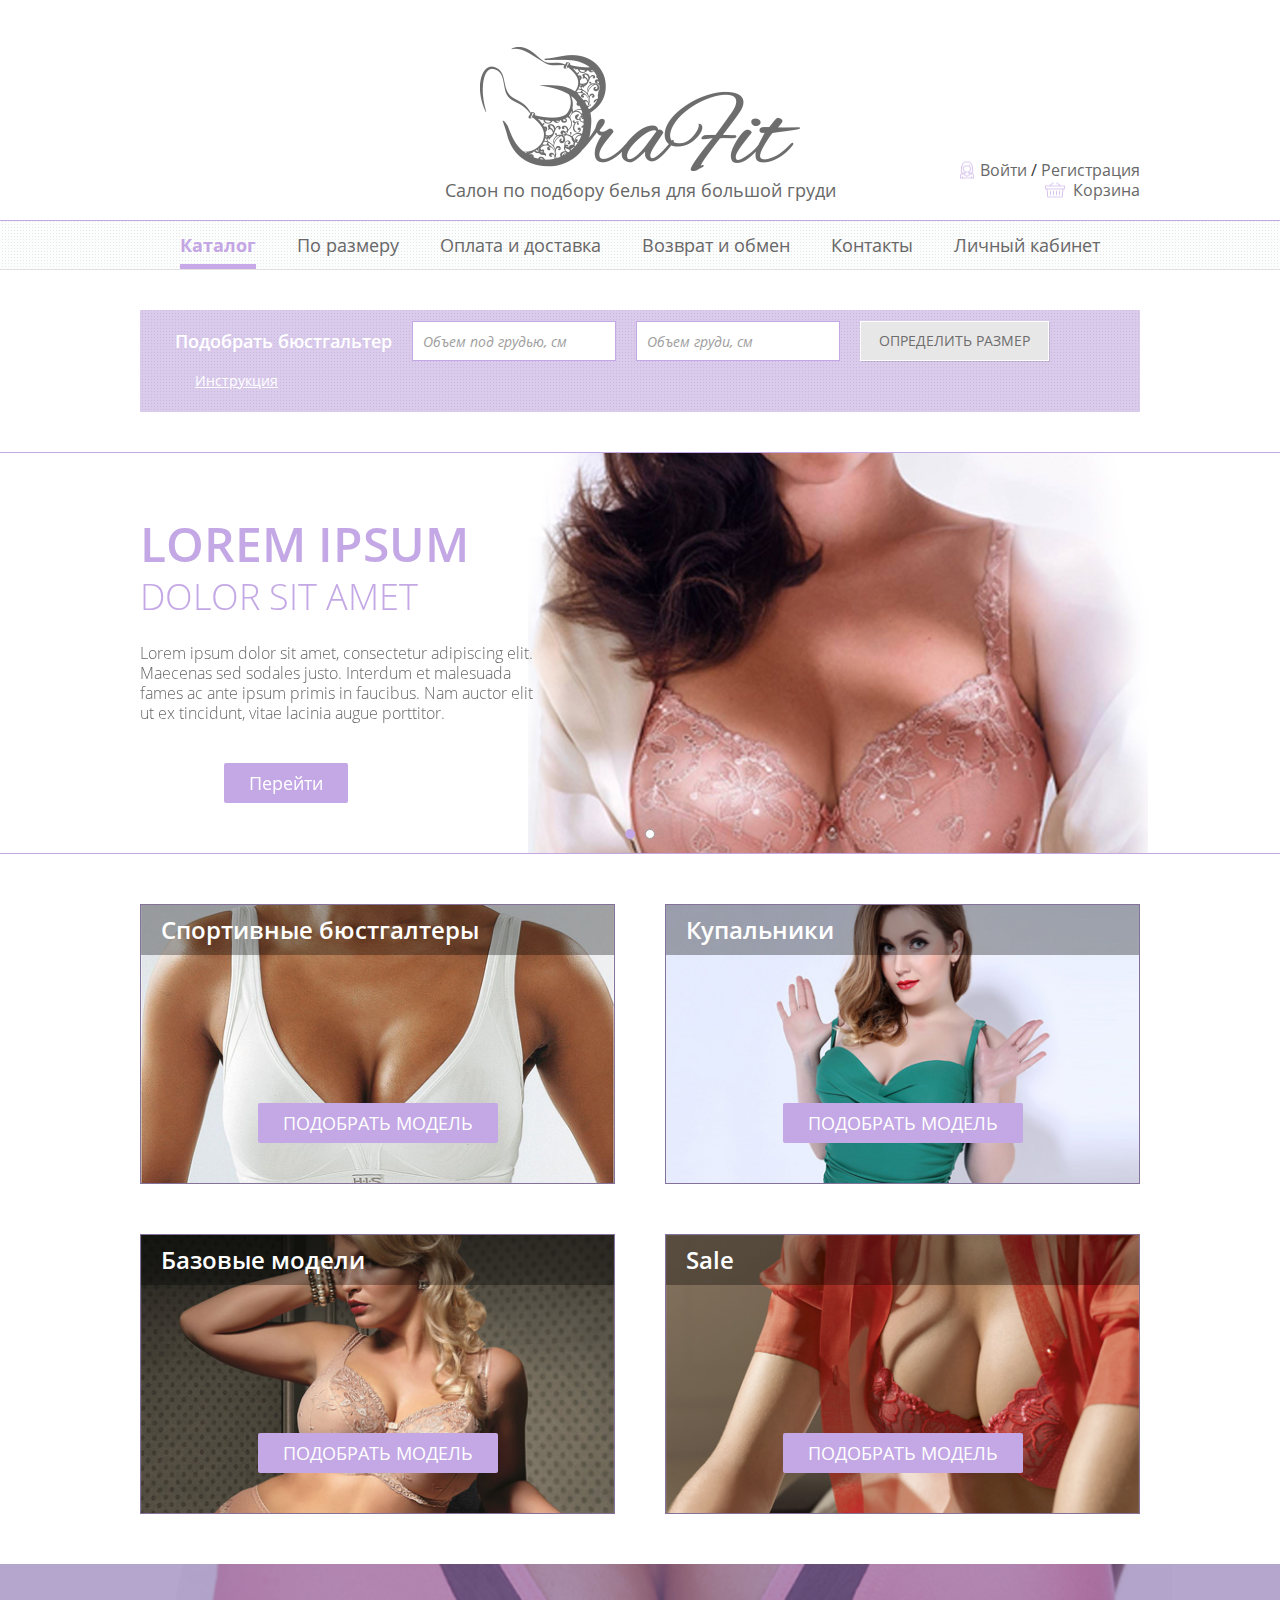
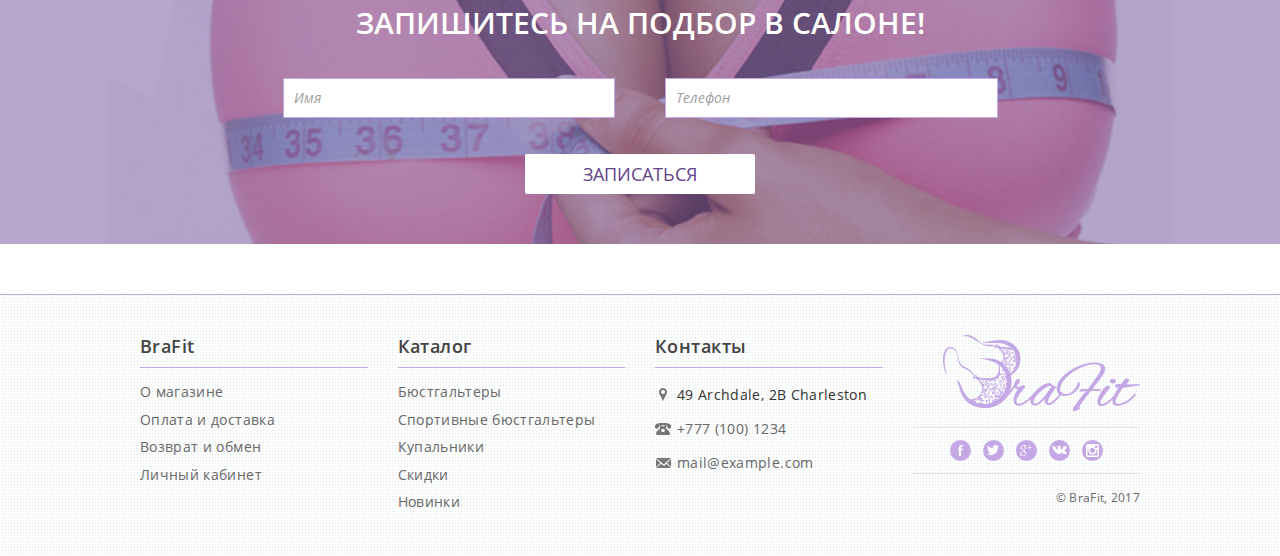
<file: app/index.html>
<!DOCTYPE html>
<html lang="ru">
<head>
	<meta charset="UTF-8">

	<title>Заголовок</title>
<!--
	<link rel="shortcut icon" href="img/favicon/favicon.ico" type="image/x-icon">
	<link rel="icon" href="img/favicon/apple-touch-icon.png">
	<link rel="icon" sizes="72x72" href="img/favicon/apple-touch-icon-72x72.png">
	<link rel="icon" sizes="114x114" href="img/favicon/apple-touch-icon-114x114.png">
-->

	<meta http-equiv="X-UA-Compatible" content="IE=edge">
	<meta name="viewport" content="width=device-width, initial-scale=1">

	<!-- Styles -->
	<link rel="stylesheet" href="libs/bootstrap/bootstrap.min.css">
	<link rel="stylesheet" href="libs/OwlCarousel2/dist/assets/owl.carousel.min.css">
	<link rel="stylesheet" href="libs/fancybox/dist/jquery.fancybox.min.css">
	<link rel="stylesheet" href="css/fonts.css">
	<link rel="stylesheet" href="css/main.css">
	<link rel="stylesheet" href="css/media.css">
	<!-- End_Styles -->
</head>
<body>
	<header class="header">
		<div class="header__top">
			<div class="container">
				<div class="row">
					<div class="col-xs-6 hidden-sm hidden-md hidden-lg">
						<div class="header__h-mobmenu">
							<a href="#" class="h-mobmenu"></a>
						</div>
					</div>
					<div class="col-md-3 col-md-push-9 col-sm-12 col-xs-6">
						<!-- Не авторизированный пользователь -->
						<div class="header__right">
							<div class="header__h-prof">
								<a href="#" class="h-prof">
									Войти
								</a>
								/
								<a href="#" class="h-prof">
									Регистрация
								</a>
							</div>
							<div class="header__h-basket">
								<a href="#" class="h-basket">
									Корзина
								</a>
							</div>
						</div>
						<!-- Авторизированный пользователь -->
						<!--
						<div class="header__right">
							<div class="header__h-prof">
								<a href="#" class="h-prof">
									Здравствуйте, Кристина
								</a>
							</div>
							<div class="header__h-basket">
								<a href="#" class="h-basket">
									Корзина (1) 1500 р.
								</a>
							</div>
						</div>
						-->
					</div>
					<div class="col-md-6 col-sm-12 col-xs-12">
						<div class="header__h-logo">
							<a href="#" class="h-logo">
								<img src="img/h-logo.png" alt="brafit" class="h-logo__img">
								<span class="h-logo__description">
									Салон по подбору белья для большой груди
								</span>
							</a>
						</div>
					</div>
				</div>
			</div>
		</div>
		<div class="header__bottom">
			<div class="container">
				<div class="row">
					<div class="col-md-12">
						<div class="header__h-nav">
							<ul class="h-nav">
								<li class="h-nav__item active">
									<a href="#" class="h-nav__link">
										Каталог
									</a>
								</li>
								<style>
									.h-nav {
										position: relative;
									}

								</style>
								<li class="h-nav__item h-nav__item-razm">
									<a href="#" class="h-nav__link">
										По размеру
									</a>
									<div class="b-filter__list b-filter__list-2">
										<table class="b-filter__table">
											<tr class="b-filter__table-top">
												<td>
													&nbsp;
												</td>
												<td>
													D
												</td>
												<td>
													DD
												</td>
												<td>
													E
												</td>
												<td>
													F
												</td>
												<td>
													FF
												</td>
												<td>
													G
												</td>
												<td>
													GG
												</td>
												<td>
													H
												</td>
												<td>
													HH
												</td>
												<td>
													J
												</td>
												<td>
													JJ
												</td>
												<td>
													K
												</td>
												<td>
													KK
												</td>
											</tr>
											<tr class="b-filter__table-content">
												<td>
													60
												</td>
												<td>
													60D
												</td>
												<td>
													65DD
												</td>
												<td>
													65E
												</td>
												<td>
													65F
												</td>
												<td>
													65FF
												</td>
												<td>
													65G
												</td>
												<td>
													65GG
												</td>
												<td>
													65H
												</td>
												<td>
													65HH
												</td>
												<td>
													65J
												</td>
												<td>
													65JJ
												</td>
												<td>
													65K
												</td>
												<td>
													65KK
												</td>
											</tr>
											<tr class="b-filter__table-content">
												<td>
													70
												</td>
												<td>
													70D
												</td>
												<td>
													70DD
												</td>
												<td>
													70E
												</td>
												<td>
													70F
												</td>
												<td>
													70FF
												</td>
												<td>
													70G
												</td>
												<td>
													70GG
												</td>
												<td>
													70H
												</td>
												<td>
													70HH
												</td>
												<td>
													70J
												</td>
												<td>
													70JJ
												</td>
												<td>
													70K
												</td>
												<td>
													70KK
												</td>
											</tr>
										</table>
									</div>
								</li>
								<li class="h-nav__item">
									<a href="#" class="h-nav__link">
										Оплата и доставка
									</a>
								</li>
								<li class="h-nav__item">
									<a href="#" class="h-nav__link">
										Возврат и обмен
									</a>
								</li>
								<li class="h-nav__item">
									<a href="#" class="h-nav__link">
										Контакты
									</a>
								</li>
								<li class="h-nav__item">
									<a href="#" class="h-nav__link">
										Личный кабинет
									</a>
								</li>
							</ul>
						</div>
					</div>
				</div>
			</div>
		</div>
	</header>
	<div class="page">
		<div class="page__top">
			<div class="container">
				<div class="row">
					<div class="col-md-12">
						<div class="page__p-filter">
							<div class="p-filter">
								<div class="p-filter__item p-filter__item-title">
									<div class="p-filter__title">
										Подобрать бюстгальтер
									</div>
								</div>
								<div class="p-filter__item-wp">
									<div class="p-filter__item">
										<input type="number" class="p-filter__input" placeholder="Объем под грудью, см">
									</div>
									<div class="p-filter__item">
										<input type="number" class="p-filter__input" placeholder="Объем груди, см">
									</div>
								</div>
								<div class="p-filter__item">
									<input type="submit" class="p-filter__button" value="Определить размер">
								</div>
								<div class="p-filter__item">
									<a href="#popupmanual" class="p-filter__inst">
										Инструкция
									</a>
								</div>
							</div>
						</div>
					</div>
				</div>
			</div>
		</div>
		<div class="page__slider">
			<div class="page__p-slider">
				<div class="p-slider owl-carousel">
					<div class="p-slider__item" style="background-image: url(img/slider/1.jpg);">
						<div class="container">
							<div class="row">
								<div class="col-md-5 col-sm-6">
									<div class="p-slider__content">
										<h2 class="p-slider__title">
											Lorem ipsum <span>dolor sit amet</span>
										</h2>
										<p class="p-slider__description">
											Lorem ipsum dolor sit amet, consectetur adipiscing elit. Maecenas sed sodales justo. Interdum et malesuada fames ac ante ipsum primis in faucibus. Nam auctor elit ut ex tincidunt, vitae lacinia augue porttitor.
										</p>
										<a href="#" class="p-slider__button">
											Перейти
										</a>
									</div>
								</div>
							</div>
						</div>
					</div>
					<div class="p-slider__item" style="background-image: url(img/slider/1.jpg);">
						<div class="container">
							<div class="row">
								<div class="col-md-5 col-sm-6">
									<div class="p-slider__content">
										<h2 class="p-slider__title">
											Lorem ipsum <span>dolor sit amet</span>
										</h2>
										<p class="p-slider__description">
											Lorem ipsum dolor sit amet, consectetur adipiscing elit. Maecenas sed sodales justo. Interdum et malesuada fames ac ante ipsum primis in faucibus. Nam auctor elit ut ex tincidunt, vitae lacinia augue porttitor.
										</p>
										<a href="#" class="p-slider__button">
											Перейти
										</a>
									</div>
								</div>
							</div>
						</div>
					</div>
				</div>
			</div>
		</div>
		<div class="page__categories">
			<div class="container">
				<div class="row">
					<div class="col-md-6 col-sm-6">
						<div class="page__p-categories">
							<a href="#" class="p-categories">
								<img src="img/catalog/1.jpg" alt="Спортивные бюстгалтеры" class="p-categories__img">
								<div class="p-categories__wrapper">
									<h2 class="p-categories__title">
										Спортивные бюстгалтеры
									</h2>
								</div>
								<div class="p-categories__button-wp">
									<div class="p-categories__button">
										Подобрать модель
									</div>
								</div>
							</a>
						</div>
					</div>
					<div class="col-md-6 col-sm-6">
						<div class="page__p-categories">
							<a href="#" class="p-categories">
								<img src="img/catalog/2.jpg" alt="Спортивные бюстгалтеры" class="p-categories__img">
								<div class="p-categories__wrapper">
									<h2 class="p-categories__title">
										Купальники
									</h2>
								</div>
								<div class="p-categories__button-wp">
									<div class="p-categories__button">
										Подобрать модель
									</div>
								</div>
							</a>
						</div>
					</div>
					<div class="col-md-6 col-sm-6">
						<div class="page__p-categories">
							<a href="#" class="p-categories">
								<img src="img/catalog/3.jpg" alt="Спортивные бюстгалтеры" class="p-categories__img">
								<div class="p-categories__wrapper">
									<h2 class="p-categories__title">
										Базовые модели
									</h2>
								</div>
								<div class="p-categories__button-wp">
									<div class="p-categories__button">
										Подобрать модель
									</div>
								</div>
							</a>
						</div>
					</div>
					<div class="col-md-6 col-sm-6">
						<div class="page__p-categories">
							<a href="#" class="p-categories">
								<img src="img/catalog/4.jpg" alt="Спортивные бюстгалтеры" class="p-categories__img">
								<div class="p-categories__wrapper">
									<h2 class="p-categories__title">
										Sale
									</h2>
								</div>
								<div class="p-categories__button-wp">
									<div class="p-categories__button">
										Подобрать модель
									</div>
								</div>
							</a>
						</div>
					</div>
				</div>
			</div>
		</div>
		<div class="page__pickingsalon" style="background-image: url(img/salon.png);">
			<div class="container">
				<div class="row">
					<div class="col-md-12">
						<div class="page__p-pickingsalon">
							<div class="p-pickingsalon__title">
								Запишитесь на подбор в салоне!
							</div>
						</div>
					</div>
				</div>
				<div class="row">
					<div class="col-md-6 col-sm-6">
						<div class="page__p-pickingsalon page__p-pickingsalon-left">
							<input type="text" class="p-filter__input" placeholder="Имя">
						</div>
					</div>
					<div class="col-md-6 col-sm-6">
						<div class="page__p-pickingsalon page__p-pickingsalon-right">
							<input type="text" class="p-filter__input" placeholder="Телефон">
						</div>
					</div>
				</div>
				<div class="row">
					<div class="col-md-12">
						<div class="page__p-center">
							<a href="#" class="btn">
								Записаться
							</a>
						</div>
					</div>
				</div>
			</div>
		</div>
	</div>
	<footer class="footer">
		<div class="container">
			<div class="row">
				<div class="col-md-3 col-sm-3 col-xs-6">
					<div class="footer__f-subtitle">
						<b class="f-subtitle">
							BraFit
						</b>
					</div>
					<div class="footer__f-nav">
						<ul class="f-nav">
							<li class="f-nav__item">
								<a href="#" class="f-nav__link">
									О магазине
								</a>
							</li>
							<li class="f-nav__item">
								<a href="#" class="f-nav__link">
									Оплата и доставка
								</a>
							</li>
							<li class="f-nav__item">
								<a href="#" class="f-nav__link">
									Возврат и обмен
								</a>
							</li>
							<li class="f-nav__item">
								<a href="#" class="f-nav__link">
									Личный кабинет
								</a>
							</li>
						</ul>
					</div>
				</div>
				<div class="col-md-3 col-sm-3 col-xs-6">
					<div class="footer__f-subtitle">
						<b class="f-subtitle">
							Каталог
						</b>
					</div>
					<div class="footer__f-nav">
						<ul class="f-nav">
							<li class="f-nav__item">
								<a href="#" class="f-nav__link">
									Бюстгальтеры
								</a>
							</li>
							<li class="f-nav__item">
								<a href="#" class="f-nav__link">
									Спортивные бюстгальтеры
								</a>
							</li>
							<li class="f-nav__item">
								<a href="#" class="f-nav__link">
									Купальники
								</a>
							</li>
							<li class="f-nav__item">
								<a href="#" class="f-nav__link">
									Скидки
								</a>
							</li>
							<li class="f-nav__item">
								<a href="#" class="f-nav__link">
									Новинки
								</a>
							</li>
						</ul>
					</div>
				</div>
				<div class="col-md-3 col-sm-3 col-xs-6">
					<div class="footer__f-subtitle">
						<b class="f-subtitle">
							Контакты
						</b>
					</div>
					<div class="footer__f-nav">
						<ul class="f-nav f-nav-info">
							<li class="f-nav__item">
								<span class="f-nav__adr">
									49 Archdale, 2B Charleston
								</span>
							</li>
							<li class="f-nav__item">
								<a href="tel:+7771001234" class="f-nav__phone">
									+777 (100) 1234
								</a>
							</li>
							<li class="f-nav__item">
								<a href="mailto:mail@example.com" class="f-nav__email">
									mail@example.com
								</a>
							</li>
						</ul>
					</div>
				</div>
				<div class="col-md-3 col-sm-3 col-xs-6">
					<div class="footer__f-logo">
						<a href="#" class="f-logo">
							<img src="img/f-logo.png" alt="brafit" class="f-logo__img">
						</a>
					</div>
					<div class="footer__f-soc">
						<ul class="f-soc">
							<li class="f-soc__item">
								<a href="#" class="f-soc__link" style="background-image: url(img/social/1.png);"></a>
							</li>
							<li class="f-soc__item">
								<a href="#" class="f-soc__link" style="background-image: url(img/social/2.png);"></a>
							</li>
							<li class="f-soc__item">
								<a href="#" class="f-soc__link" style="background-image: url(img/social/3.png);"></a>
							</li>
							<li class="f-soc__item">
								<a href="#" class="f-soc__link" style="background-image: url(img/social/4.png);"></a>
							</li>
							<li class="f-soc__item">
								<a href="#" class="f-soc__link" style="background-image: url(img/social/5.png);"></a>
							</li>
						</ul>
					</div>
					<div class="footer__f-copy">
						<p class="f-copy">
							© BraFit, 2017
						</p>
					</div>
				</div>
			</div>
		</div>
	</footer>

	<div class="popup popup-manual" id="popupmanual">
		<div class="popup__wrapper">
			Lorem ipsum dolor sit amet, consectetur adipisicing elit. Vitae deserunt asperiores, accusantium expedita dolores quidem dolore aliquid similique dolorum soluta ad numquam sint quam rerum doloribus nam quas. Beatae, at!
		</div>
	</div>

	<!-- Scripts -->
	<script type="text/javascript" src="libs/jquery/jquery-3.2.1.min.js"></script>
	<script type="text/javascript" src="libs/OwlCarousel2/dist/owl.carousel.min.js"></script>
	<script type="text/javascript" src="libs/fancybox/dist/jquery.fancybox.min.js"></script>
	<script type="text/javascript" src="js/main.js"></script>
	<!-- End_Scripts -->
</body>
</html>
</file>
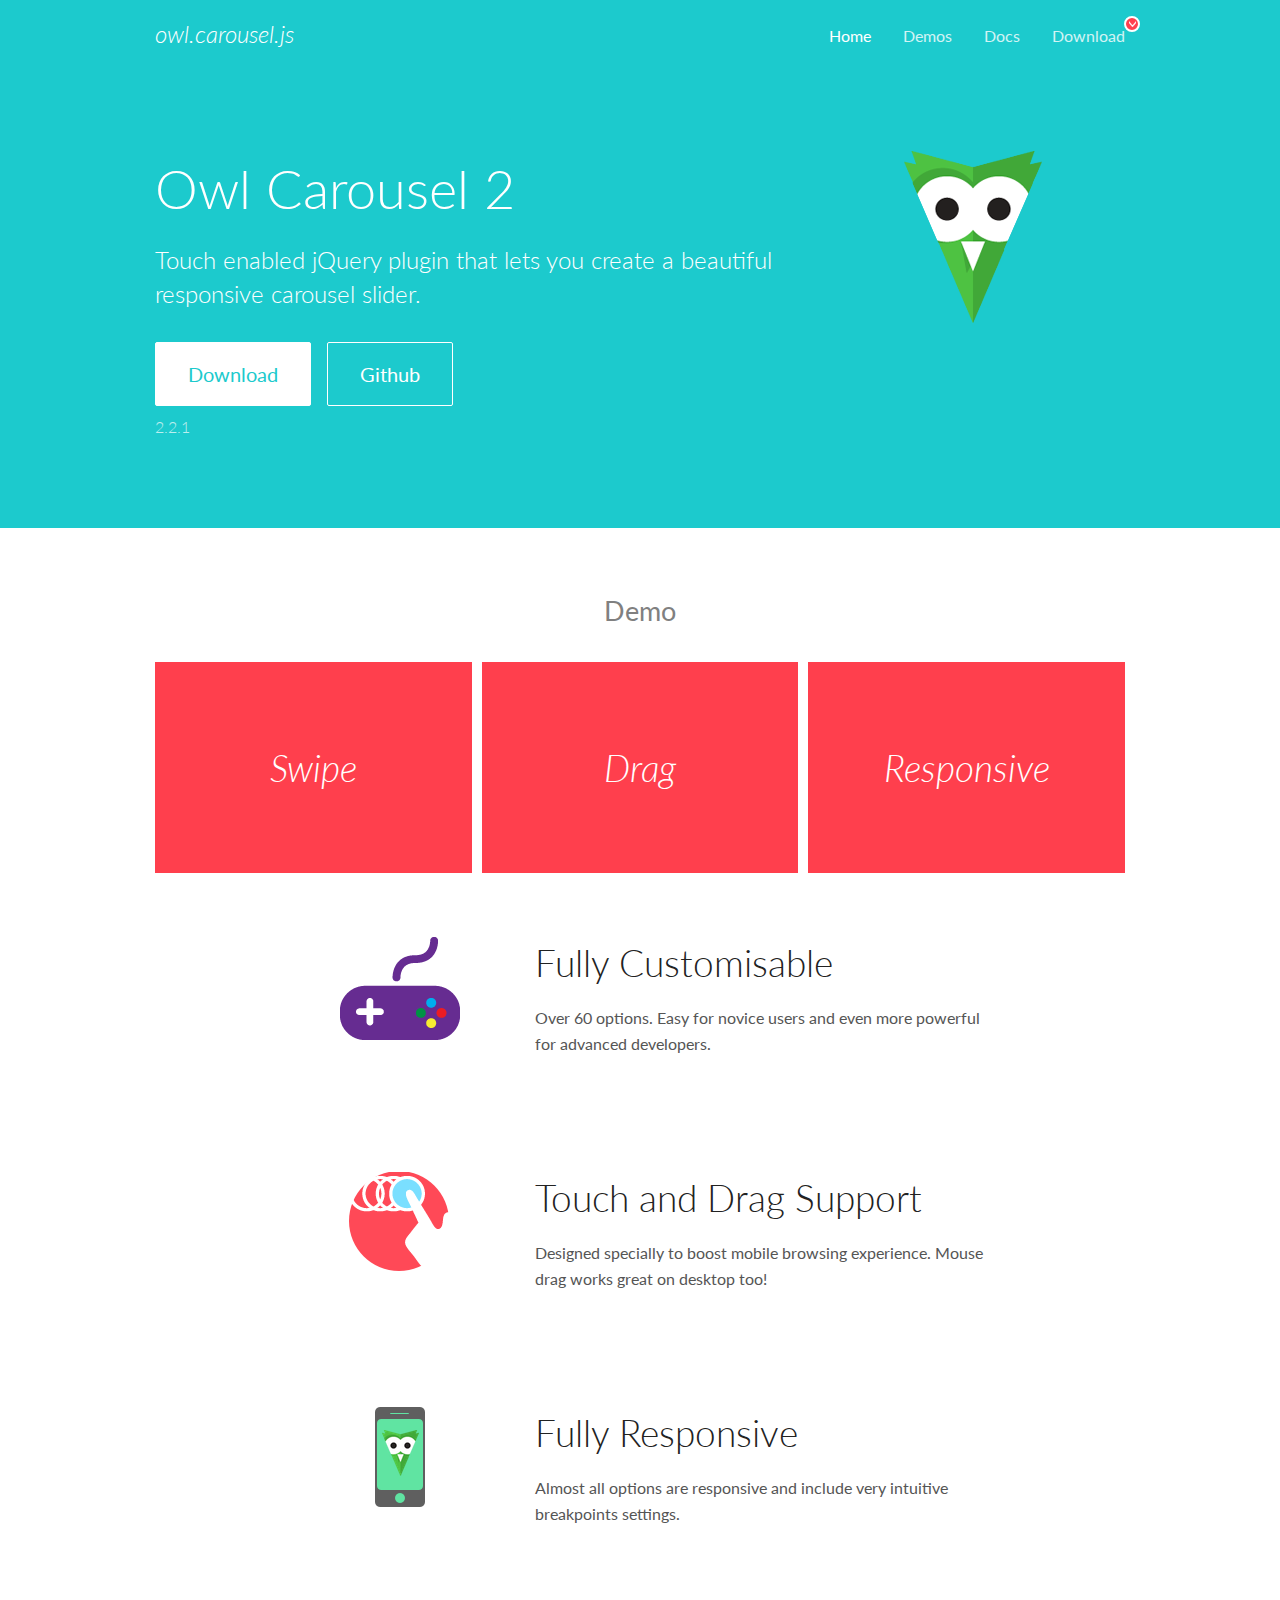
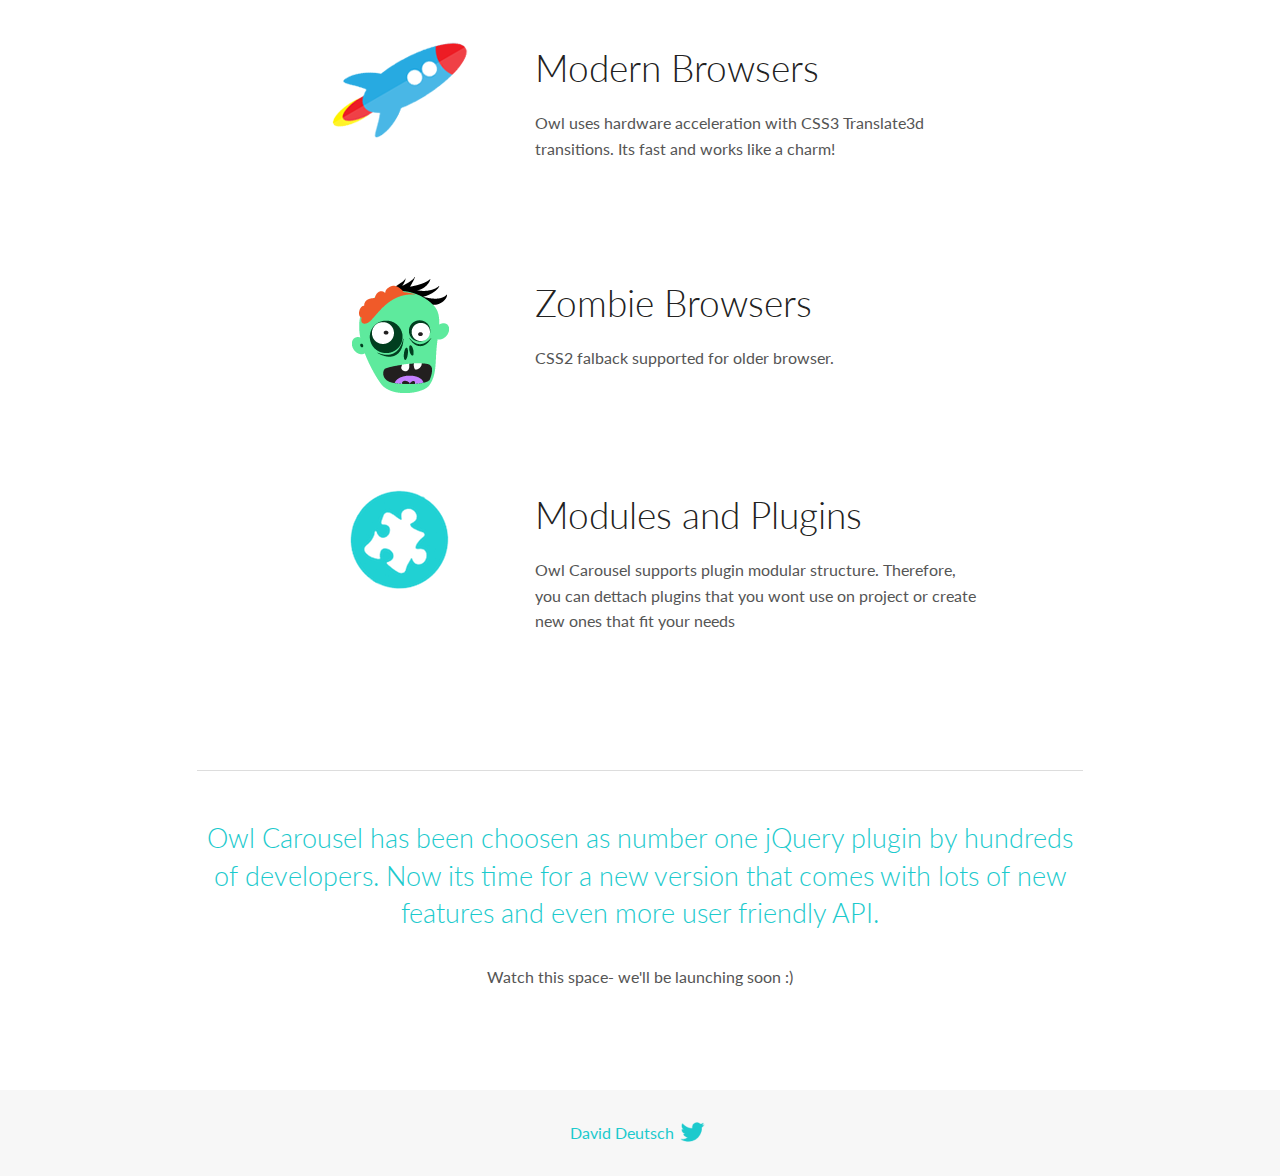
<file: app/libs/OwlCarousel2/docs/index.html>
<!DOCTYPE html>
<html lang="en">
  <head>

    <!-- head -->
    <meta charset="utf-8">
    <meta name="msapplication-tap-highlight" content="no" />
    <meta name="viewport" content="width=device-width, initial-scale=1.0" />
    <meta name="description" content="Touch enabled jQuery plugin that lets you create beautiful responsive carousel slider.">
    <meta name="author" content="David Deutsch">
    <title>
      Home | Owl Carousel | 2.2.1
    </title>

    <!-- Stylesheets -->
    <link href='https://fonts.googleapis.com/css?family=Lato:300,400,700,400italic,300italic' rel='stylesheet' type='text/css'>
    <link rel="stylesheet" href="assets/css/docs.theme.min.css">

    <!-- Owl Stylesheets -->
    <link rel="stylesheet" href="assets/owlcarousel/assets/owl.carousel.min.css">
    <link rel="stylesheet" href="assets/owlcarousel/assets/owl.theme.default.min.css">

    <!-- HTML5 shim and Respond.js IE8 support of HTML5 elements and media queries -->

    <!--[if lt IE 9]>
      <script src="https://oss.maxcdn.com/libs/html5shiv/3.7.0/html5shiv.js"></script>
      <script src="https://oss.maxcdn.com/libs/respond.js/1.3.0/respond.min.js"></script>
    <![endif]-->

    <!-- Favicons -->
    <link rel="apple-touch-icon-precomposed" sizes="144x144" href="assets/ico/apple-touch-icon-144-precomposed.png">
    <link rel="shortcut icon" href="assets/ico/favicon.png">
    <link rel="shortcut icon" href="favicon.ico">

    <!-- Yeah i know js should not be in header. Its required for demos.-->

    <!-- javascript -->
    <script src="assets/vendors/jquery.min.js"></script>
    <script src="assets/owlcarousel/owl.carousel.js"></script>
  </head>
  <body>

    <!-- header -->
    <header class="header">
      <div class="row">
        <div class="large-12 columns">
          <div class="brand left">
            <h3>
              <a href="/OwlCarousel2/">owl.carousel.js</a> 
            </h3>
          </div>
          <a id="toggle-nav" class="right">
            <span></span> <span></span> <span></span> 
          </a> 
          <div class="nav-bar">
            <ul class="clearfix">
              <li class="active">
                <a href="/OwlCarousel2/index.html">Home</a> 
              </li>
              <li> <a href="/OwlCarousel2/demos/demos.html">Demos</a>  </li>
              <li> <a href="/OwlCarousel2/docs/started-welcome.html">Docs</a>  </li>
              <li>
                <a href="https://github.com/OwlCarousel2/OwlCarousel2/archive/2.2.1.zip">Download</a> 
                <span class="download"></span> 
              </li>
            </ul>
          </div>
        </div>
      </div>
    </header>

    <!-- home panel -->
    <section id="hero">
      <div class="row">
        <div class="large-8 medium-8 columns">
          <h1>Owl Carousel 2</h1>
          <h4>Touch enabled jQuery plugin that lets you create a beautiful responsive carousel slider.</h4>
          <a href="https://github.com/OwlCarousel2/OwlCarousel2/archive/2.2.1.zip" class="hero-button">Download</a> 
          <a href="https://github.com/OwlCarousel2/OwlCarousel2" class="hero-button outline">Github</a> 
          <p>2.2.1</p>
        </div>
        <div class="large-4 medium-4 columns">
          <img class="owl-logo" src="assets/img/owl-logo.png" alt="mr. Owl">
        </div>
      </div>
    </section>

    <!-- body -->
    <div class="home-demo">
      <div class="row">
        <div class="large-12 columns">
          <h3>Demo</h3>
          <div class="owl-carousel">
            <div class="item">
              <h2>Swipe</h2>
            </div>
            <div class="item">
              <h2>Drag</h2>
            </div>
            <div class="item">
              <h2>Responsive</h2>
            </div>
            <div class="item">
              <h2>CSS3</h2>
            </div>
            <div class="item">
              <h2>Fast</h2>
            </div>
            <div class="item">
              <h2>Easy</h2>
            </div>
            <div class="item">
              <h2>Free</h2>
            </div>
            <div class="item">
              <h2>Upgradable</h2>
            </div>
            <div class="item">
              <h2>Tons of options</h2>
            </div>
            <div class="item">
              <h2>Infinity</h2>
            </div>
            <div class="item">
              <h2>Auto Width</h2>
            </div>
          </div>
        </div>
      </div>
    </div>
    <script>
      var owl = $('.owl-carousel');
      owl.owlCarousel({
        margin: 10,
        loop: true,
        responsive: {
          0: {
            items: 1
          },
          600: {
            items: 2
          },
          1000: {
            items: 3
          }
        }
      })
    </script>

    <!-- features -->
    <div id="features">
      <div class="row">
        <div class="small-12 medium-9 small-centered columns">
          <section class="row feature">
            <div class="medium-4 small-12 columns">
              <img src="assets/img/feature-options.png" alt="">
            </div>
            <div class="medium-8 small-12 columns">
              <h2>Fully Customisable</h2>
              <p>Over 60 options. Easy for novice users and even more powerful for advanced developers.</p>
            </div>
          </section>
          <section class="row feature">
            <div class="medium-4 small-12 columns">
              <img src="assets/img/feature-drag.png" alt="">
            </div>
            <div class="medium-8 small-12 columns">
              <h2>Touch and Drag Support</h2>
              <p>Designed specially to boost mobile browsing experience. Mouse drag works great on desktop too!</p>
            </div>
          </section>
          <section class="row feature">
            <div class="medium-4 small-12 columns">
              <img src="assets/img/feature-responsive.png" alt="">
            </div>
            <div class="medium-8 small-12 columns">
              <h2>Fully Responsive</h2>
              <p>Almost all options are responsive and include very intuitive breakpoints settings.</p>
            </div>
          </section>
          <section class="row feature">
            <div class="medium-4 small-12 columns">
              <img src="assets/img/feature-modern.png" alt="">
            </div>
            <div class="medium-8 small-12 columns">
              <h2>Modern Browsers</h2>
              <p>Owl uses hardware acceleration with CSS3 Translate3d transitions. Its fast and works like a charm! </p>
            </div>
          </section>
          <section class="row feature">
            <div class="medium-4 small-12 columns">
              <img src="assets/img/feature-zombie.png" alt="">
            </div>
            <div class="medium-8 small-12 columns">
              <h2>Zombie Browsers</h2>
              <p>CSS2 falback supported for older browser.</p>
            </div>
          </section>
          <section class="row feature">
            <div class="medium-4 small-12 columns">
              <img src="assets/img/feature-module.png" alt="">
            </div>
            <div class="medium-8 small-12 columns">
              <h2>Modules and Plugins</h2>
              <p>Owl Carousel supports plugin modular structure. Therefore, you can dettach plugins that you wont use on project or create new ones that fit your needs</p>
            </div>
          </section>
        </div>
      </div>
    </div>

    <!-- footer -->
    <section id="teaser-text">
      <div class="row">
        <div class="small-12 medium-11 small-centered columns">
          <hr>
          <h3 id="owl-carousel-has-been-choosen-as-number-one-jquery-plugin-by-hundreds-of-developers-now-its-time-for-a-new-version-that-comes-with-lots-of-new-features-and-even-more-user-friendly-api-">Owl Carousel has been choosen as number one jQuery plugin by hundreds of developers. Now its time for a new version that comes with lots of new features and even more user friendly API.</h3>
          <p>Watch this space- we&#39;ll be launching soon :)</p>
        </div>
      </div>
    </section>

    <!-- footer -->
    <footer class="footer">
      <div class="row">
        <div class="large-12 columns">
          <h5>
            <a href="/OwlCarousel2/docs/support-contact.html">David Deutsch</a> 
            <a id="custom-tweet-button" href="https://twitter.com/share?url=https://github.com/OwlCarousel2/OwlCarousel2&text=Owl Carousel - This is so awesome! " target="_blank"></a> 
          </h5>
        </div>
      </div>
    </footer>

    <!-- vendors -->
    <script src="assets/vendors/highlight.js"></script>
    <script src="assets/js/app.js"></script>
  </body>
</html>
</file>
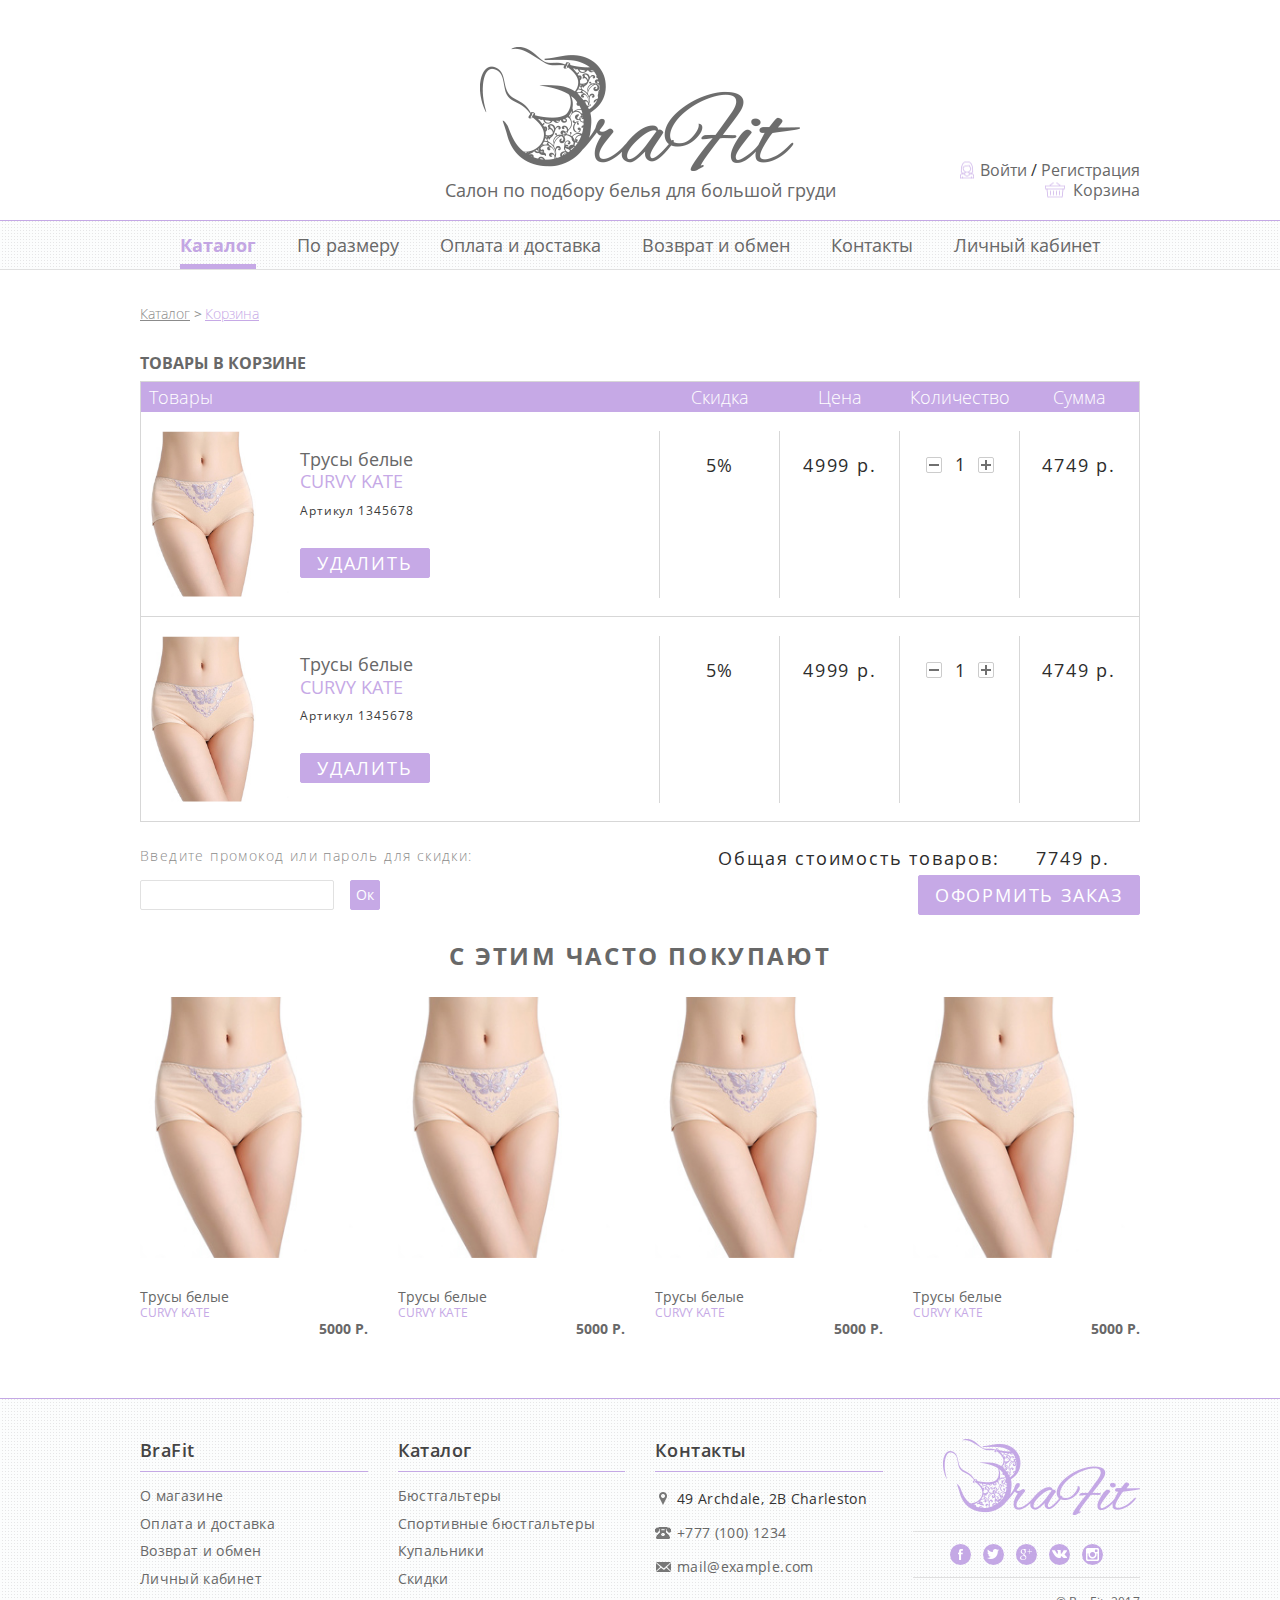
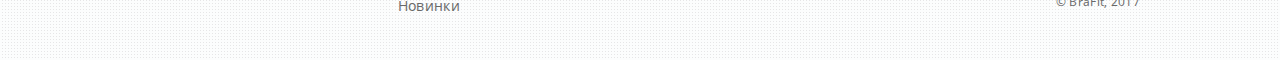
<file: app/basket.html>
<!DOCTYPE html>
<html lang="ru">
<head>
	<meta charset="UTF-8">

	<title>Заголовок</title>
<!--
	<link rel="shortcut icon" href="img/favicon/favicon.ico" type="image/x-icon">
	<link rel="icon" href="img/favicon/apple-touch-icon.png">
	<link rel="icon" sizes="72x72" href="img/favicon/apple-touch-icon-72x72.png">
	<link rel="icon" sizes="114x114" href="img/favicon/apple-touch-icon-114x114.png">
-->

	<meta http-equiv="X-UA-Compatible" content="IE=edge">
	<meta name="viewport" content="width=device-width, initial-scale=1">

	<!-- Styles -->
	<link rel="stylesheet" href="libs/bootstrap/bootstrap.min.css">
	<link rel="stylesheet" href="libs/OwlCarousel2/dist/assets/owl.carousel.min.css">
	<link rel="stylesheet" href="libs/fancybox/dist/jquery.fancybox.min.css">
	<link rel="stylesheet" href="css/fonts.css">
	<link rel="stylesheet" href="css/main.css">
	<link rel="stylesheet" href="css/media.css">
	<!-- End_Styles -->
</head>
<body>
	<header class="header">
		<div class="header__top">
			<div class="container">
				<div class="row">
					<div class="col-xs-6 hidden-sm hidden-md hidden-lg">
						<div class="header__h-mobmenu">
							<a href="#" class="h-mobmenu"></a>
						</div>
					</div>
					<div class="col-md-3 col-md-push-9 col-sm-12 col-xs-6">
						<!-- Не авторизированный пользователь -->
						<div class="header__right">
							<div class="header__h-prof">
								<a href="#" class="h-prof">
									Войти
								</a>
								/
								<a href="#" class="h-prof">
									Регистрация
								</a>
							</div>
							<div class="header__h-basket">
								<a href="#" class="h-basket">
									Корзина
								</a>
							</div>
						</div>
						<!-- Авторизированный пользователь -->
						<!--
						<div class="header__right">
							<div class="header__h-prof">
								<a href="#" class="h-prof">
									Здравствуйте, Кристина
								</a>
							</div>
							<div class="header__h-basket">
								<a href="#" class="h-basket">
									Корзина (1) 1500 р.
								</a>
							</div>
						</div>
						-->
					</div>
					<div class="col-md-6 col-sm-12 col-xs-12">
						<div class="header__h-logo">
							<a href="#" class="h-logo">
								<img src="img/h-logo.png" alt="brafit" class="h-logo__img">
								<span class="h-logo__description">
									Салон по подбору белья для большой груди
								</span>
							</a>
						</div>
					</div>
				</div>
			</div>
		</div>
		<div class="header__bottom">
			<div class="container">
				<div class="row">
					<div class="col-md-12">
						<div class="header__h-nav">
							<ul class="h-nav">
								<li class="h-nav__item active">
									<a href="#" class="h-nav__link">
										Каталог
									</a>
								</li>
								<li class="h-nav__item">
									<a href="#" class="h-nav__link">
										По размеру
									</a>
								</li>
								<li class="h-nav__item">
									<a href="#" class="h-nav__link">
										Оплата и доставка
									</a>
								</li>
								<li class="h-nav__item">
									<a href="#" class="h-nav__link">
										Возврат и обмен
									</a>
								</li>
								<li class="h-nav__item">
									<a href="#" class="h-nav__link">
										Контакты
									</a>
								</li>
								<li class="h-nav__item">
									<a href="#" class="h-nav__link">
										Личный кабинет
									</a>
								</li>
							</ul>
						</div>
					</div>
				</div>
			</div>
		</div>
	</header>
	<div class="page">
		<div class="page__path">
			<div class="container">
				<div class="row">
					<div class="col-md-12">
						<div class="page__p-path">
							<ul class="p-path">
								<li class="p-path__item">
									<a href="#" class="p-path__link">
										Каталог
									</a>
								</li>
								<li class="p-path__item">
									<span class="p-path__text">
										Корзина
									</span>
								</li>
							</ul>
						</div>
					</div>
				</div>
			</div>
		</div>
		<div class="page__basket">
			<div class="container">
				<div class="row">
					<div class="col-md-12">
						<div class="page__p-basket">
							<b class="p-basket p-basket__title">
								Товары в корзине
							</b>
						</div>
					</div>
				</div>
				<div class="row">
					<div class="col-md-12">
						<div class="page__p-basket page__p-basket-table">
							<table class="p-basket p-basket__table">
								<tr class="p-basket__table-top">
									<td>
										<span>
											Товары
										</span>
									</td>
									<td>
										<span>
											Скидка
										</span>
									</td>
									<td>
										<span>
											Цена
										</span>
									</td>
									<td>
										<span>
											Количество
										</span>
									</td>
									<td>
										<span>
											Сумма
										</span>
									</td>
								</tr>
								<tr class="p-basket__table-line">
									<td>
										<div class="p-basket__img-wp">
											<img src="img/catalog/8.jpg" alt="alt" class="p-basket__img">
										</div>
										<div class="p-basket__description">
											<h2 class="p-basket__subtitle">
												Трусы белые
											</h2>
											<span class="p-basket__zav">
												Curvy kate
											</span>
											<span class="p-basket__art">
												Артикул 1345678
											</span>
											<a href="#" class="p-basket__del">
												Удалить
											</a>
										</div>
									</td>
									<td>
										<span>
											5%
										</span>
									</td>
									<td>
										<span class="p-basket__subprice">
											4999
										</span>
									</td>
									<td>
										<div class="p-basket__col">
											<a href="#" class="p-basket__minus"></a>
											<input type="number" class="p-basket__col-input" value="1">
											<a href="#" class="p-basket__plus"></a>
										</div>
									</td>
									<td>
										<span class="p-basket__subsum">
											4749
										</span>
									</td>
								</tr>
								<tr class="p-basket__table-line">
									<td>
										<div class="p-basket__img-wp">
											<img src="img/catalog/8.jpg" alt="alt" class="p-basket__img">
										</div>
										<div class="p-basket__description">
											<h2 class="p-basket__subtitle">
												Трусы белые
											</h2>
											<span class="p-basket__zav">
												Curvy kate
											</span>
											<span class="p-basket__art">
												Артикул 1345678
											</span>
											<a href="#" class="p-basket__del">
												Удалить
											</a>
										</div>
									</td>
									<td>
										<span>
											5%
										</span>
									</td>
									<td>
										<span class="p-basket__subprice">
											4999
										</span>
									</td>
									<td>
										<div class="p-basket__col">
											<a href="#" class="p-basket__minus"></a>
											<input type="number" class="p-basket__col-input" value="1">
											<a href="#" class="p-basket__plus"></a>
										</div>
									</td>
									<td>
										<span class="p-basket__subsum">
											4749
										</span>
									</td>
								</tr>
							</table>
						</div>
					</div>
				</div>
				<div class="row">
					<div class="col-md-6 col-sm-6">
						<div class="p-basket__promo">
							<span>
								Введите промокод или пароль для скидки:
							</span>
							<div class="p-basket__promo-block">
								<input type="text" class="p-basket__promo-input">
								<a href="#" class="p-basket__promo-button">
									Ок
								</a>
							</div>
						</div>
					</div>
					<div class="col-md-6 col-sm-6">
						<div class="p-basket__full">
							<div class="p-basket__price">
								<span class="p-basket__price-text">
									Общая стоимость товаров:
								</span>
								<span>
									7749
								</span>
							</div>
							<a href="#" class="p-basket__button">
								Оформить заказ
							</a>
						</div>
					</div>
				</div>
			</div>
		</div>
		<div class="page__complect">
			<div class="container">
				<div class="row">
					<div class="col-md-12">
						<div class="page__p-complect page__p-complect-title">
							<h2 class="p-complect p-complect__title">
								с этим часто покупают
							</h2>
						</div>
					</div>
				</div>
				<div class="row hidden-sm hidden-xs">
					<div class="col-md-3 col-sm-4 col-xs-6">
						<div class="page__p-catalog">
							<a href="#" class="p-catalog">
								<div class="p-catalog__top">
									<img src="img/catalog/8.jpg" alt="alt" class="p-catalog__img">
									<span class="p-catalog__button">
										Купить
									</span>
								</div>
								<div class="p-catalog__bottom">
									<h2 class="p-catalog__title">
										Трусы белые
									</h2>
									<span class="p-catalog__firm">
										Curvy kate
									</span>
									<span class="p-catalog__price">
										5000
									</span>
								</div>
							</a>
						</div>
					</div>
					<div class="col-md-3 col-sm-4 col-xs-6">
						<div class="page__p-catalog">
							<a href="#" class="p-catalog">
								<div class="p-catalog__top">
									<img src="img/catalog/8.jpg" alt="alt" class="p-catalog__img">
									<span class="p-catalog__button">
										Купить
									</span>
								</div>
								<div class="p-catalog__bottom">
									<h2 class="p-catalog__title">
										Трусы белые
									</h2>
									<span class="p-catalog__firm">
										Curvy kate
									</span>
									<span class="p-catalog__price">
										5000
									</span>
								</div>
							</a>
						</div>
					</div>
					<div class="col-md-3 col-sm-4 col-xs-6">
						<div class="page__p-catalog">
							<a href="#" class="p-catalog">
								<div class="p-catalog__top">
									<img src="img/catalog/8.jpg" alt="alt" class="p-catalog__img">
									<span class="p-catalog__button">
										Купить
									</span>
								</div>
								<div class="p-catalog__bottom">
									<h2 class="p-catalog__title">
										Трусы белые
									</h2>
									<span class="p-catalog__firm">
										Curvy kate
									</span>
									<span class="p-catalog__price">
										5000
									</span>
								</div>
							</a>
						</div>
					</div>
					<div class="col-md-3 col-sm-4 col-xs-6">
						<div class="page__p-catalog">
							<a href="#" class="p-catalog">
								<div class="p-catalog__top">
									<img src="img/catalog/8.jpg" alt="alt" class="p-catalog__img">
									<span class="p-catalog__button">
										Купить
									</span>
								</div>
								<div class="p-catalog__bottom">
									<h2 class="p-catalog__title">
										Трусы белые
									</h2>
									<span class="p-catalog__firm">
										Curvy kate
									</span>
									<span class="p-catalog__price">
										5000
									</span>
								</div>
							</a>
						</div>
					</div>
				</div>
				<div class="row hidden-md hidden-lg">
					<div class="col-md-12">
						<div class="page__p-complect">
							<div class="p-complect__slider owl-carousel">
								<div class="page__p-catalog">
									<a href="#" class="p-catalog">
										<div class="p-catalog__top">
											<img src="img/catalog/8.jpg" alt="alt" class="p-catalog__img">
											<span class="p-catalog__button">
												Купить
											</span>
										</div>
										<div class="p-catalog__bottom">
											<h2 class="p-catalog__title">
												Трусы белые
											</h2>
											<span class="p-catalog__firm">
												Curvy kate
											</span>
											<span class="p-catalog__price">
												5000
											</span>
										</div>
									</a>
								</div>
								<div class="page__p-catalog">
									<a href="#" class="p-catalog">
										<div class="p-catalog__top">
											<img src="img/catalog/8.jpg" alt="alt" class="p-catalog__img">
											<span class="p-catalog__button">
												Купить
											</span>
										</div>
										<div class="p-catalog__bottom">
											<h2 class="p-catalog__title">
												Трусы белые
											</h2>
											<span class="p-catalog__firm">
												Curvy kate
											</span>
											<span class="p-catalog__price">
												5000
											</span>
										</div>
									</a>
								</div>
								<div class="page__p-catalog">
									<a href="#" class="p-catalog">
										<div class="p-catalog__top">
											<img src="img/catalog/8.jpg" alt="alt" class="p-catalog__img">
											<span class="p-catalog__button">
												Купить
											</span>
										</div>
										<div class="p-catalog__bottom">
											<h2 class="p-catalog__title">
												Трусы белые
											</h2>
											<span class="p-catalog__firm">
												Curvy kate
											</span>
											<span class="p-catalog__price">
												5000
											</span>
										</div>
									</a>
								</div>
								<div class="page__p-catalog">
									<a href="#" class="p-catalog">
										<div class="p-catalog__top">
											<img src="img/catalog/8.jpg" alt="alt" class="p-catalog__img">
											<span class="p-catalog__button">
												Купить
											</span>
										</div>
										<div class="p-catalog__bottom">
											<h2 class="p-catalog__title">
												Трусы белые
											</h2>
											<span class="p-catalog__firm">
												Curvy kate
											</span>
											<span class="p-catalog__price">
												5000
											</span>
										</div>
									</a>
								</div>
							</div>
						</div>
					</div>
				</div>
			</div>
		</div>
	</div>
	<footer class="footer">
		<div class="container">
			<div class="row">
				<div class="col-md-3 col-sm-3 col-xs-6">
					<div class="footer__f-subtitle">
						<b class="f-subtitle">
							BraFit
						</b>
					</div>
					<div class="footer__f-nav">
						<ul class="f-nav">
							<li class="f-nav__item">
								<a href="#" class="f-nav__link">
									О магазине
								</a>
							</li>
							<li class="f-nav__item">
								<a href="#" class="f-nav__link">
									Оплата и доставка
								</a>
							</li>
							<li class="f-nav__item">
								<a href="#" class="f-nav__link">
									Возврат и обмен
								</a>
							</li>
							<li class="f-nav__item">
								<a href="#" class="f-nav__link">
									Личный кабинет
								</a>
							</li>
						</ul>
					</div>
				</div>
				<div class="col-md-3 col-sm-3 col-xs-6">
					<div class="footer__f-subtitle">
						<b class="f-subtitle">
							Каталог
						</b>
					</div>
					<div class="footer__f-nav">
						<ul class="f-nav">
							<li class="f-nav__item">
								<a href="#" class="f-nav__link">
									Бюстгальтеры
								</a>
							</li>
							<li class="f-nav__item">
								<a href="#" class="f-nav__link">
									Спортивные бюстгальтеры
								</a>
							</li>
							<li class="f-nav__item">
								<a href="#" class="f-nav__link">
									Купальники
								</a>
							</li>
							<li class="f-nav__item">
								<a href="#" class="f-nav__link">
									Скидки
								</a>
							</li>
							<li class="f-nav__item">
								<a href="#" class="f-nav__link">
									Новинки
								</a>
							</li>
						</ul>
					</div>
				</div>
				<div class="col-md-3 col-sm-3 col-xs-6">
					<div class="footer__f-subtitle">
						<b class="f-subtitle">
							Контакты
						</b>
					</div>
					<div class="footer__f-nav">
						<ul class="f-nav f-nav-info">
							<li class="f-nav__item">
								<span class="f-nav__adr">
									49 Archdale, 2B Charleston
								</span>
							</li>
							<li class="f-nav__item">
								<a href="tel:+7771001234" class="f-nav__phone">
									+777 (100) 1234
								</a>
							</li>
							<li class="f-nav__item">
								<a href="mailto:mail@example.com" class="f-nav__email">
									mail@example.com
								</a>
							</li>
						</ul>
					</div>
				</div>
				<div class="col-md-3 col-sm-3 col-xs-6">
					<div class="footer__f-logo">
						<a href="#" class="f-logo">
							<img src="img/f-logo.png" alt="brafit" class="f-logo__img">
						</a>
					</div>
					<div class="footer__f-soc">
						<ul class="f-soc">
							<li class="f-soc__item">
								<a href="#" class="f-soc__link" style="background-image: url(img/social/1.png);"></a>
							</li>
							<li class="f-soc__item">
								<a href="#" class="f-soc__link" style="background-image: url(img/social/2.png);"></a>
							</li>
							<li class="f-soc__item">
								<a href="#" class="f-soc__link" style="background-image: url(img/social/3.png);"></a>
							</li>
							<li class="f-soc__item">
								<a href="#" class="f-soc__link" style="background-image: url(img/social/4.png);"></a>
							</li>
							<li class="f-soc__item">
								<a href="#" class="f-soc__link" style="background-image: url(img/social/5.png);"></a>
							</li>
						</ul>
					</div>
					<div class="footer__f-copy">
						<p class="f-copy">
							© BraFit, 2017
						</p>
					</div>
				</div>
			</div>
		</div>
	</footer>

	<div class="popup popup-manual" id="popupmanual">
		<div class="popup__wrapper">
			Lorem ipsum dolor sit amet, consectetur adipisicing elit. Vitae deserunt asperiores, accusantium expedita dolores quidem dolore aliquid similique dolorum soluta ad numquam sint quam rerum doloribus nam quas. Beatae, at!
		</div>
	</div>

	<!-- Scripts -->
	<script type="text/javascript" src="libs/jquery/jquery-3.2.1.min.js"></script>
	<script type="text/javascript" src="libs/OwlCarousel2/dist/owl.carousel.min.js"></script>
	<script type="text/javascript" src="libs/fancybox/dist/jquery.fancybox.min.js"></script>
	<script type="text/javascript" src="js/main.js"></script>
	<!-- End_Scripts -->
</body>
</html>
</file>
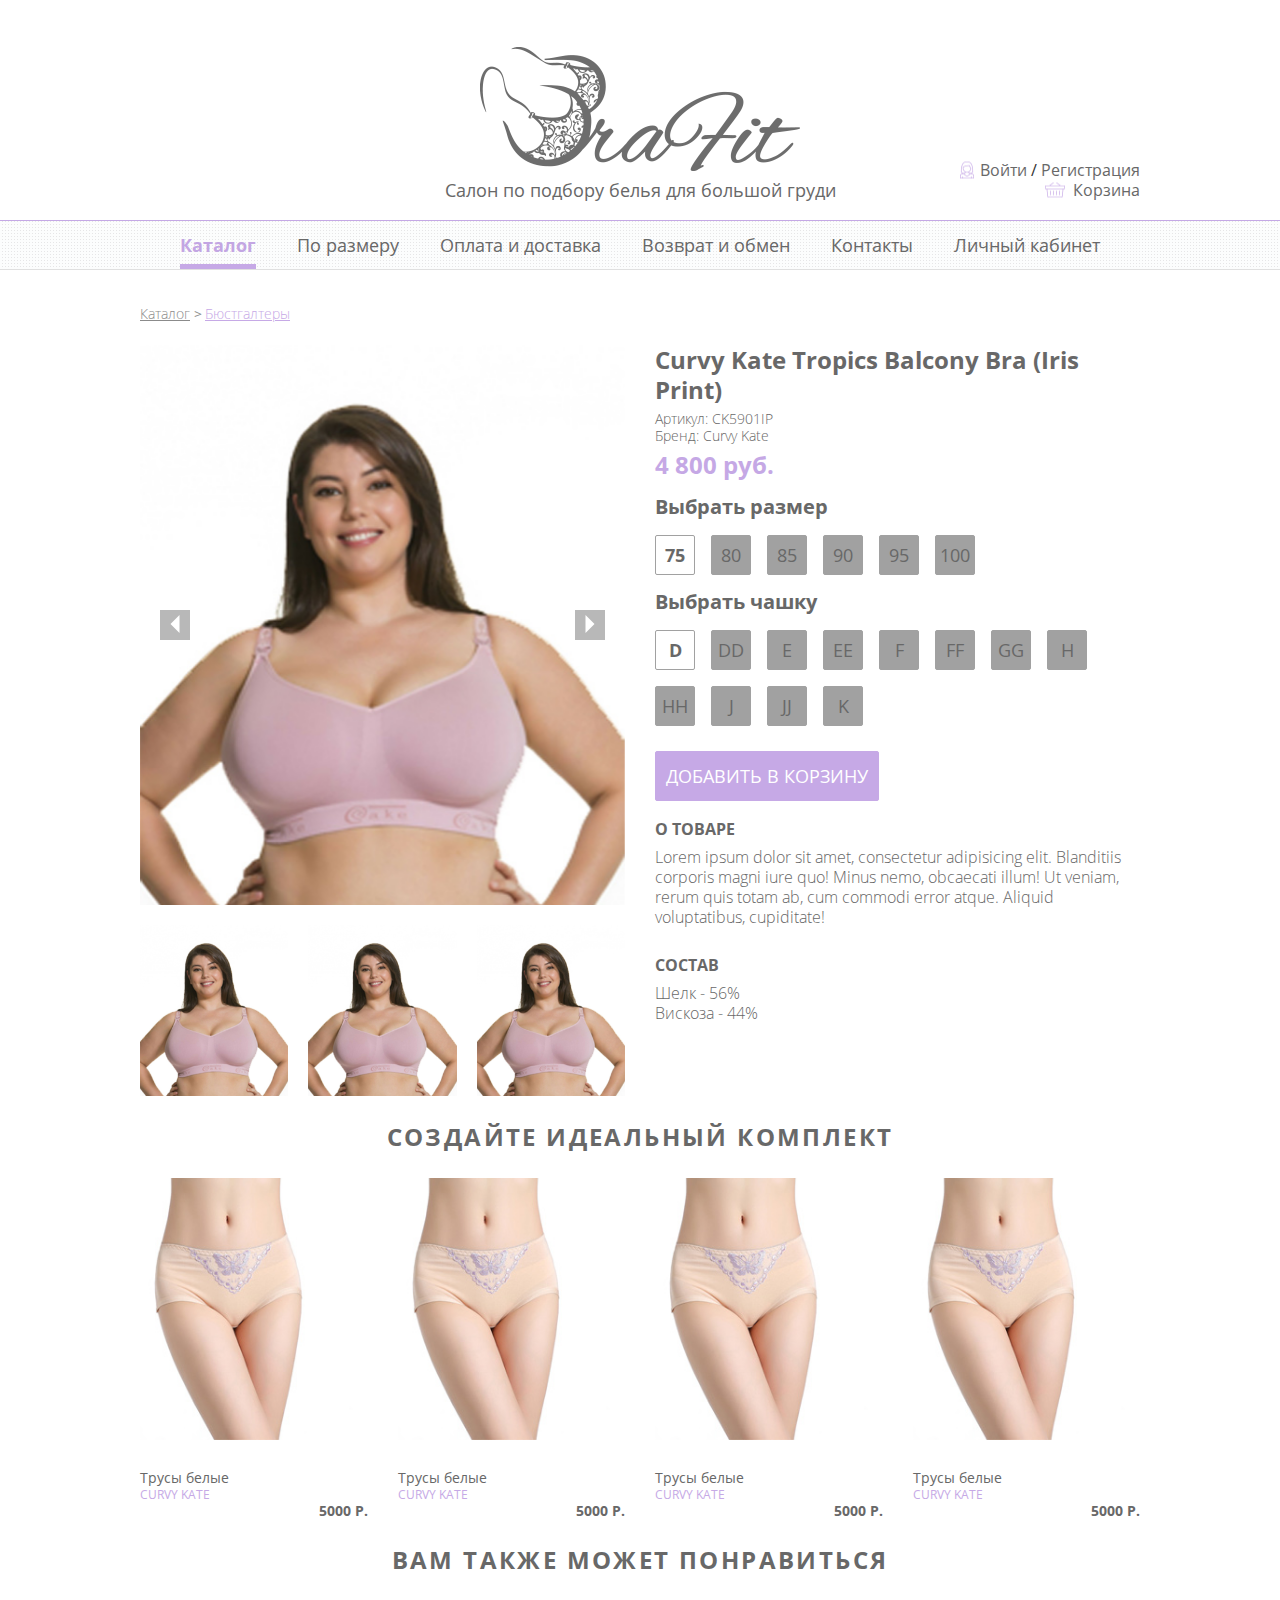
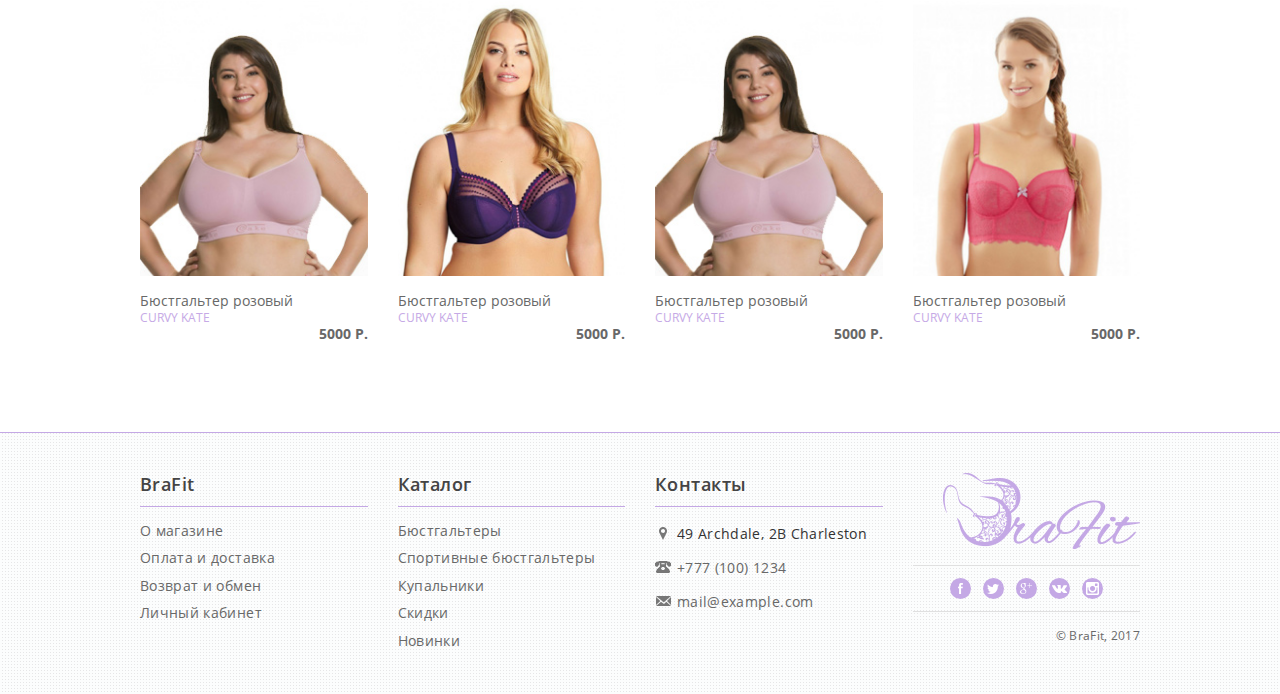
<file: app/card.html>
<!DOCTYPE html>
<html lang="ru">
<head>
	<meta charset="UTF-8">

	<title>Заголовок</title>
<!--
	<link rel="shortcut icon" href="img/favicon/favicon.ico" type="image/x-icon">
	<link rel="icon" href="img/favicon/apple-touch-icon.png">
	<link rel="icon" sizes="72x72" href="img/favicon/apple-touch-icon-72x72.png">
	<link rel="icon" sizes="114x114" href="img/favicon/apple-touch-icon-114x114.png">
-->

	<meta http-equiv="X-UA-Compatible" content="IE=edge">
	<meta name="viewport" content="width=device-width, initial-scale=1">

	<!-- Styles -->
	<link rel="stylesheet" href="libs/bootstrap/bootstrap.min.css">
	<link rel="stylesheet" href="libs/OwlCarousel2/dist/assets/owl.carousel.min.css">
	<link rel="stylesheet" href="libs/fancybox/dist/jquery.fancybox.min.css">
	<link rel="stylesheet" href="css/fonts.css">
	<link rel="stylesheet" href="css/main.css">
	<link rel="stylesheet" href="css/media.css">
	<!-- End_Styles -->
</head>
<body>
	<header class="header">
		<div class="header__top">
			<div class="container">
				<div class="row">
					<div class="col-xs-6 hidden-sm hidden-md hidden-lg">
						<div class="header__h-mobmenu">
							<a href="#" class="h-mobmenu"></a>
						</div>
					</div>
					<div class="col-md-3 col-md-push-9 col-sm-12 col-xs-6">
						<!-- Не авторизированный пользователь -->
						<div class="header__right">
							<div class="header__h-prof">
								<a href="#" class="h-prof">
									Войти
								</a>
								/
								<a href="#" class="h-prof">
									Регистрация
								</a>
							</div>
							<div class="header__h-basket">
								<a href="#" class="h-basket">
									Корзина
								</a>
							</div>
						</div>
						<!-- Авторизированный пользователь -->
						<!--
						<div class="header__right">
							<div class="header__h-prof">
								<a href="#" class="h-prof">
									Здравствуйте, Кристина
								</a>
							</div>
							<div class="header__h-basket">
								<a href="#" class="h-basket">
									Корзина (1) 1500 р.
								</a>
							</div>
						</div>
						-->
					</div>
					<div class="col-md-6 col-sm-12 col-xs-12">
						<div class="header__h-logo">
							<a href="#" class="h-logo">
								<img src="img/h-logo.png" alt="brafit" class="h-logo__img">
								<span class="h-logo__description">
									Салон по подбору белья для большой груди
								</span>
							</a>
						</div>
					</div>
				</div>
			</div>
		</div>
		<div class="header__bottom">
			<div class="container">
				<div class="row">
					<div class="col-md-12">
						<div class="header__h-nav">
							<ul class="h-nav">
								<li class="h-nav__item active">
									<a href="#" class="h-nav__link">
										Каталог
									</a>
								</li>
								<li class="h-nav__item">
									<a href="#" class="h-nav__link">
										По размеру
									</a>
								</li>
								<li class="h-nav__item">
									<a href="#" class="h-nav__link">
										Оплата и доставка
									</a>
								</li>
								<li class="h-nav__item">
									<a href="#" class="h-nav__link">
										Возврат и обмен
									</a>
								</li>
								<li class="h-nav__item">
									<a href="#" class="h-nav__link">
										Контакты
									</a>
								</li>
								<li class="h-nav__item">
									<a href="#" class="h-nav__link">
										Личный кабинет
									</a>
								</li>
							</ul>
						</div>
					</div>
				</div>
			</div>
		</div>
	</header>
	<div class="page">
		<div class="page__path">
			<div class="container">
				<div class="row">
					<div class="col-md-12">
						<div class="page__p-path">
							<ul class="p-path">
								<li class="p-path__item">
									<a href="#" class="p-path__link">
										Каталог
									</a>
								</li>
								<li class="p-path__item">
									<span class="p-path__text">
										Бюстгалтеры
									</span>
								</li>
							</ul>
						</div>
					</div>
				</div>
			</div>
		</div>
		<div class="page__content">
			<div class="container">
				<div class="row">
					<div class="col-md-6">
						<div class="page__p-card p-card-left">
							<div class="p-card__slider owl-carousel">
								<div class="p-card__item">
									<img src="img/slider/2.jpg" alt="alt" class="p-card__img">
								</div>
								<div class="p-card__item">
									<img src="img/slider/2.jpg" alt="alt" class="p-card__img">
								</div>
								<div class="p-card__item">
									<img src="img/slider/2.jpg" alt="alt" class="p-card__img">
								</div>
							</div>
							<div class="p-card__pagin">
								<div class="p-card__side">
									<img src="img/slider/2.jpg" alt="alt" class="p-card__img">
								</div>
								<div class="p-card__side">
									<img src="img/slider/2.jpg" alt="alt" class="p-card__img">
								</div>
								<div class="p-card__side">
									<img src="img/slider/2.jpg" alt="alt" class="p-card__img">
								</div>
							</div>
						</div>
					</div>
					<div class="col-md-6">
						<div class="page__p-card p-card-right">
							<div class="p-card-mob__left">
								<h2 class="p-card__title">
									Curvy Kate Tropics Balcony Bra (Iris Print)
								</h2>
								<div class="p-card__sub">
									<span>
										Артикул: CK5901IP
									</span>
									<span>
										Бренд: Curvy Kate
									</span>
								</div>
								<div class="p-card__price">
									4 800
								</div>
								<div class="p-card__block">
									<b class="p-card__subtitle">
										Выбрать размер
									</b>
									<div class="p-card__list">
										<div class="p-card__radio">
											<input type="radio" id="radio1" name="rad1" checked="checked" />
											<label for="radio1">75</label>
										</div>
										<div class="p-card__radio">
											<input type="radio" id="radio2" name="rad1" />
											<label for="radio2">80</label>
										</div>
										<div class="p-card__radio">
											<input type="radio" id="radio3" name="rad1" />
											<label for="radio3">85</label>
										</div>
										<div class="p-card__radio">
											<input type="radio" id="radio6" name="rad1" />
											<label for="radio6">90</label>
										</div>
										<div class="p-card__radio">
											<input type="radio" id="radio4" name="rad1" />
											<label for="radio4">95</label>
										</div>
										<div class="p-card__radio">
											<input type="radio" id="radio5" name="rad1" />
											<label for="radio5">100</label>
										</div>
									</div>
								</div>
								<div class="p-card__block">
									<b class="p-card__subtitle">
										Выбрать чашку
									</b>
									<div class="p-card__list">
										<div class="p-card__radio">
											<input type="radio" id="radio11" name="rad2"  checked="checked" />
											<label for="radio11">D</label>
										</div>
										<div class="p-card__radio">
											<input type="radio" id="radio22" name="rad2" />
											<label for="radio22">DD</label>
										</div>
										<div class="p-card__radio">
											<input type="radio" id="radio33" name="rad2" />
											<label for="radio33">E</label>
										</div>
										<div class="p-card__radio">
											<input type="radio" id="radio66" name="rad2" />
											<label for="radio66">EE</label>
										</div>
										<div class="p-card__radio">
											<input type="radio" id="radio44" name="rad2" />
											<label for="radio44">F</label>
										</div>
										<div class="p-card__radio">
											<input type="radio" id="radio55" name="rad2" />
											<label for="radio55">FF</label>
										</div>
										<div class="p-card__radio">
											<input type="radio" id="radio11" name="rad2" />
											<label for="radio11">GG</label>
										</div>
										<div class="p-card__radio">
											<input type="radio" id="radio22" name="rad2" />
											<label for="radio22">H</label>
										</div>
										<div class="p-card__radio">
											<input type="radio" id="radio33" name="rad2" />
											<label for="radio33">HH</label>
										</div>
										<div class="p-card__radio">
											<input type="radio" id="radio66" name="rad2" />
											<label for="radio66">J</label>
										</div>
										<div class="p-card__radio">
											<input type="radio" id="radio44" name="rad2" />
											<label for="radio44">JJ</label>
										</div>
										<div class="p-card__radio">
											<input type="radio" id="radio55" name="rad2" />
											<label for="radio55">K</label>
										</div>
									</div>
								</div>
								<div class="p-card__button-wp">
									<a href="#" class="p-card__button">
										Добавить в корзину
									</a>
								</div>
							</div>
							<div class="p-card__description">
								<b>
									о товаре
								</b>
								<p>
									Lorem ipsum dolor sit amet, consectetur adipisicing elit. Blanditiis corporis magni iure quo! Minus nemo, obcaecati illum! Ut veniam, rerum quis totam ab, cum commodi error atque. Aliquid voluptatibus, cupiditate!
								</p>
								<br />
								<b>
									состав
								</b>
								<p>
									Шелк - 56%
								</p>
								<p>
									Вискоза - 44%
								</p>
							</div>
						</div>
					</div>
				</div>
			</div>
		</div>
		<div class="page__complect">
			<div class="container">
				<div class="row">
					<div class="col-md-12">
						<div class="page__p-complect page__p-complect-title">
							<h2 class="p-complect p-complect__title">
								Создайте идеальный комплект
							</h2>
						</div>
					</div>
				</div>
				<div class="row hidden-sm hidden-xs">
					<div class="col-md-3 col-sm-4 col-xs-6">
						<div class="page__p-catalog">
							<a href="#" class="p-catalog">
								<div class="p-catalog__top">
									<img src="img/catalog/8.jpg" alt="alt" class="p-catalog__img">
									<span class="p-catalog__button">
										Купить
									</span>
								</div>
								<div class="p-catalog__bottom">
									<h2 class="p-catalog__title">
										Трусы белые
									</h2>
									<span class="p-catalog__firm">
										Curvy kate
									</span>
									<span class="p-catalog__price">
										5000
									</span>
								</div>
							</a>
						</div>
					</div>
					<div class="col-md-3 col-sm-4 col-xs-6">
						<div class="page__p-catalog">
							<a href="#" class="p-catalog">
								<div class="p-catalog__top">
									<img src="img/catalog/8.jpg" alt="alt" class="p-catalog__img">
									<span class="p-catalog__button">
										Купить
									</span>
								</div>
								<div class="p-catalog__bottom">
									<h2 class="p-catalog__title">
										Трусы белые
									</h2>
									<span class="p-catalog__firm">
										Curvy kate
									</span>
									<span class="p-catalog__price">
										5000
									</span>
								</div>
							</a>
						</div>
					</div>
					<div class="col-md-3 col-sm-4 col-xs-6">
						<div class="page__p-catalog">
							<a href="#" class="p-catalog">
								<div class="p-catalog__top">
									<img src="img/catalog/8.jpg" alt="alt" class="p-catalog__img">
									<span class="p-catalog__button">
										Купить
									</span>
								</div>
								<div class="p-catalog__bottom">
									<h2 class="p-catalog__title">
										Трусы белые
									</h2>
									<span class="p-catalog__firm">
										Curvy kate
									</span>
									<span class="p-catalog__price">
										5000
									</span>
								</div>
							</a>
						</div>
					</div>
					<div class="col-md-3 col-sm-4 col-xs-6">
						<div class="page__p-catalog">
							<a href="#" class="p-catalog">
								<div class="p-catalog__top">
									<img src="img/catalog/8.jpg" alt="alt" class="p-catalog__img">
									<span class="p-catalog__button">
										Купить
									</span>
								</div>
								<div class="p-catalog__bottom">
									<h2 class="p-catalog__title">
										Трусы белые
									</h2>
									<span class="p-catalog__firm">
										Curvy kate
									</span>
									<span class="p-catalog__price">
										5000
									</span>
								</div>
							</a>
						</div>
					</div>
				</div>
				<div class="row hidden-md hidden-lg">
					<div class="col-md-12">
						<div class="page__p-complect">
							<div class="p-complect__slider owl-carousel">
								<div class="page__p-catalog">
									<a href="#" class="p-catalog">
										<div class="p-catalog__top">
											<img src="img/catalog/8.jpg" alt="alt" class="p-catalog__img">
											<span class="p-catalog__button">
												Купить
											</span>
										</div>
										<div class="p-catalog__bottom">
											<h2 class="p-catalog__title">
												Трусы белые
											</h2>
											<span class="p-catalog__firm">
												Curvy kate
											</span>
											<span class="p-catalog__price">
												5000
											</span>
										</div>
									</a>
								</div>
								<div class="page__p-catalog">
									<a href="#" class="p-catalog">
										<div class="p-catalog__top">
											<img src="img/catalog/8.jpg" alt="alt" class="p-catalog__img">
											<span class="p-catalog__button">
												Купить
											</span>
										</div>
										<div class="p-catalog__bottom">
											<h2 class="p-catalog__title">
												Трусы белые
											</h2>
											<span class="p-catalog__firm">
												Curvy kate
											</span>
											<span class="p-catalog__price">
												5000
											</span>
										</div>
									</a>
								</div>
								<div class="page__p-catalog">
									<a href="#" class="p-catalog">
										<div class="p-catalog__top">
											<img src="img/catalog/8.jpg" alt="alt" class="p-catalog__img">
											<span class="p-catalog__button">
												Купить
											</span>
										</div>
										<div class="p-catalog__bottom">
											<h2 class="p-catalog__title">
												Трусы белые
											</h2>
											<span class="p-catalog__firm">
												Curvy kate
											</span>
											<span class="p-catalog__price">
												5000
											</span>
										</div>
									</a>
								</div>
								<div class="page__p-catalog">
									<a href="#" class="p-catalog">
										<div class="p-catalog__top">
											<img src="img/catalog/8.jpg" alt="alt" class="p-catalog__img">
											<span class="p-catalog__button">
												Купить
											</span>
										</div>
										<div class="p-catalog__bottom">
											<h2 class="p-catalog__title">
												Трусы белые
											</h2>
											<span class="p-catalog__firm">
												Curvy kate
											</span>
											<span class="p-catalog__price">
												5000
											</span>
										</div>
									</a>
								</div>
							</div>
						</div>
					</div>
				</div>
			</div>
		</div>
		<div class="page__favorite">
			<div class="container">
				<div class="row">
					<div class="col-md-12">
						<div class="page__p-complect page__p-complect-title">
							<h2 class="p-complect p-complect__title">
								ВАМ ТАКЖЕ МОЖЕТ ПОНРАВИТЬСя
							</h2>
						</div>
					</div>
				</div>
				<div class="row hidden-sm hidden-xs">
					<div class="col-md-3 col-sm-4 col-xs-6">
						<div class="page__p-catalog">
							<a href="#" class="p-catalog">
								<div class="p-catalog__top">
									<img src="img/catalog/6.jpg" alt="alt" class="p-catalog__img">
									<span class="p-catalog__button">
										Купить
									</span>
								</div>
								<div class="p-catalog__bottom">
									<h2 class="p-catalog__title">
										Бюстгальтер розовый
									</h2>
									<span class="p-catalog__firm">
										Curvy kate
									</span>
									<span class="p-catalog__price">
										5000
									</span>
								</div>
							</a>
						</div>
					</div>
					<div class="col-md-3 col-sm-4 col-xs-6">
						<div class="page__p-catalog">
							<a href="#" class="p-catalog">
								<div class="p-catalog__top">
									<img src="img/catalog/5.jpg" alt="alt" class="p-catalog__img">
									<span class="p-catalog__button">
										Купить
									</span>
								</div>
								<div class="p-catalog__bottom">
									<h2 class="p-catalog__title">
										Бюстгальтер розовый
									</h2>
									<span class="p-catalog__firm">
										Curvy kate
									</span>
									<span class="p-catalog__price">
										5000
									</span>
								</div>
							</a>
						</div>
					</div>
					<div class="col-md-3 col-sm-4 col-xs-6">
						<div class="page__p-catalog">
							<a href="#" class="p-catalog">
								<div class="p-catalog__top">
									<img src="img/catalog/6.jpg" alt="alt" class="p-catalog__img">
									<span class="p-catalog__button">
										Купить
									</span>
								</div>
								<div class="p-catalog__bottom">
									<h2 class="p-catalog__title">
										Бюстгальтер розовый
									</h2>
									<span class="p-catalog__firm">
										Curvy kate
									</span>
									<span class="p-catalog__price">
										5000
									</span>
								</div>
							</a>
						</div>
					</div>
					<div class="col-md-3 col-sm-4 col-xs-6">
						<div class="page__p-catalog">
							<a href="#" class="p-catalog">
								<div class="p-catalog__top">
									<img src="img/catalog/7.jpg" alt="alt" class="p-catalog__img">
									<span class="p-catalog__button">
										Купить
									</span>
								</div>
								<div class="p-catalog__bottom">
									<h2 class="p-catalog__title">
										Бюстгальтер розовый
									</h2>
									<span class="p-catalog__firm">
										Curvy kate
									</span>
									<span class="p-catalog__price">
										5000
									</span>
								</div>
							</a>
						</div>
					</div>
				</div>
				<div class="row hidden-md hidden-lg">
					<div class="col-md-12">
						<div class="page__p-favorite">
							<div class="p-favorite__slider owl-carousel">
								<div class="page__p-catalog">
									<a href="#" class="p-catalog">
										<div class="p-catalog__top">
											<img src="img/catalog/6.jpg" alt="alt" class="p-catalog__img">
											<span class="p-catalog__button">
												Купить
											</span>
										</div>
										<div class="p-catalog__bottom">
											<h2 class="p-catalog__title">
												Бюстгальтер розовый
											</h2>
											<span class="p-catalog__firm">
												Curvy kate
											</span>
											<span class="p-catalog__price">
												5000
											</span>
										</div>
									</a>
								</div>
								<div class="page__p-catalog">
									<a href="#" class="p-catalog">
										<div class="p-catalog__top">
											<img src="img/catalog/5.jpg" alt="alt" class="p-catalog__img">
											<span class="p-catalog__button">
												Купить
											</span>
										</div>
										<div class="p-catalog__bottom">
											<h2 class="p-catalog__title">
												Бюстгальтер розовый
											</h2>
											<span class="p-catalog__firm">
												Curvy kate
											</span>
											<span class="p-catalog__price">
												5000
											</span>
										</div>
									</a>
								</div>
								<div class="page__p-catalog">
									<a href="#" class="p-catalog">
										<div class="p-catalog__top">
											<img src="img/catalog/6.jpg" alt="alt" class="p-catalog__img">
											<span class="p-catalog__button">
												Купить
											</span>
										</div>
										<div class="p-catalog__bottom">
											<h2 class="p-catalog__title">
												Бюстгальтер розовый
											</h2>
											<span class="p-catalog__firm">
												Curvy kate
											</span>
											<span class="p-catalog__price">
												5000
											</span>
										</div>
									</a>
								</div>
								<div class="page__p-catalog">
									<a href="#" class="p-catalog">
										<div class="p-catalog__top">
											<img src="img/catalog/7.jpg" alt="alt" class="p-catalog__img">
											<span class="p-catalog__button">
												Купить
											</span>
										</div>
										<div class="p-catalog__bottom">
											<h2 class="p-catalog__title">
												Бюстгальтер розовый
											</h2>
											<span class="p-catalog__firm">
												Curvy kate
											</span>
											<span class="p-catalog__price">
												5000
											</span>
										</div>
									</a>
								</div>
							</div>
						</div>
					</div>
				</div>
			</div>
		</div>
	</div>
	<footer class="footer">
		<div class="container">
			<div class="row">
				<div class="col-md-3 col-sm-3 col-xs-6">
					<div class="footer__f-subtitle">
						<b class="f-subtitle">
							BraFit
						</b>
					</div>
					<div class="footer__f-nav">
						<ul class="f-nav">
							<li class="f-nav__item">
								<a href="#" class="f-nav__link">
									О магазине
								</a>
							</li>
							<li class="f-nav__item">
								<a href="#" class="f-nav__link">
									Оплата и доставка
								</a>
							</li>
							<li class="f-nav__item">
								<a href="#" class="f-nav__link">
									Возврат и обмен
								</a>
							</li>
							<li class="f-nav__item">
								<a href="#" class="f-nav__link">
									Личный кабинет
								</a>
							</li>
						</ul>
					</div>
				</div>
				<div class="col-md-3 col-sm-3 col-xs-6">
					<div class="footer__f-subtitle">
						<b class="f-subtitle">
							Каталог
						</b>
					</div>
					<div class="footer__f-nav">
						<ul class="f-nav">
							<li class="f-nav__item">
								<a href="#" class="f-nav__link">
									Бюстгальтеры
								</a>
							</li>
							<li class="f-nav__item">
								<a href="#" class="f-nav__link">
									Спортивные бюстгальтеры
								</a>
							</li>
							<li class="f-nav__item">
								<a href="#" class="f-nav__link">
									Купальники
								</a>
							</li>
							<li class="f-nav__item">
								<a href="#" class="f-nav__link">
									Скидки
								</a>
							</li>
							<li class="f-nav__item">
								<a href="#" class="f-nav__link">
									Новинки
								</a>
							</li>
						</ul>
					</div>
				</div>
				<div class="col-md-3 col-sm-3 col-xs-6">
					<div class="footer__f-subtitle">
						<b class="f-subtitle">
							Контакты
						</b>
					</div>
					<div class="footer__f-nav">
						<ul class="f-nav f-nav-info">
							<li class="f-nav__item">
								<span class="f-nav__adr">
									49 Archdale, 2B Charleston
								</span>
							</li>
							<li class="f-nav__item">
								<a href="tel:+7771001234" class="f-nav__phone">
									+777 (100) 1234
								</a>
							</li>
							<li class="f-nav__item">
								<a href="mailto:mail@example.com" class="f-nav__email">
									mail@example.com
								</a>
							</li>
						</ul>
					</div>
				</div>
				<div class="col-md-3 col-sm-3 col-xs-6">
					<div class="footer__f-logo">
						<a href="#" class="f-logo">
							<img src="img/f-logo.png" alt="brafit" class="f-logo__img">
						</a>
					</div>
					<div class="footer__f-soc">
						<ul class="f-soc">
							<li class="f-soc__item">
								<a href="#" class="f-soc__link" style="background-image: url(img/social/1.png);"></a>
							</li>
							<li class="f-soc__item">
								<a href="#" class="f-soc__link" style="background-image: url(img/social/2.png);"></a>
							</li>
							<li class="f-soc__item">
								<a href="#" class="f-soc__link" style="background-image: url(img/social/3.png);"></a>
							</li>
							<li class="f-soc__item">
								<a href="#" class="f-soc__link" style="background-image: url(img/social/4.png);"></a>
							</li>
							<li class="f-soc__item">
								<a href="#" class="f-soc__link" style="background-image: url(img/social/5.png);"></a>
							</li>
						</ul>
					</div>
					<div class="footer__f-copy">
						<p class="f-copy">
							© BraFit, 2017
						</p>
					</div>
				</div>
			</div>
		</div>
	</footer>

	<div class="popup popup-manual" id="popupmanual">
		<div class="popup__wrapper">
			Lorem ipsum dolor sit amet, consectetur adipisicing elit. Vitae deserunt asperiores, accusantium expedita dolores quidem dolore aliquid similique dolorum soluta ad numquam sint quam rerum doloribus nam quas. Beatae, at!
		</div>
	</div>

	<!-- Scripts -->
	<script type="text/javascript" src="libs/jquery/jquery-3.2.1.min.js"></script>
	<script type="text/javascript" src="libs/OwlCarousel2/dist/owl.carousel.min.js"></script>
	<script type="text/javascript" src="libs/fancybox/dist/jquery.fancybox.min.js"></script>
	<script type="text/javascript" src="js/main.js"></script>
	<!-- End_Scripts -->
</body>
</html>
</file>
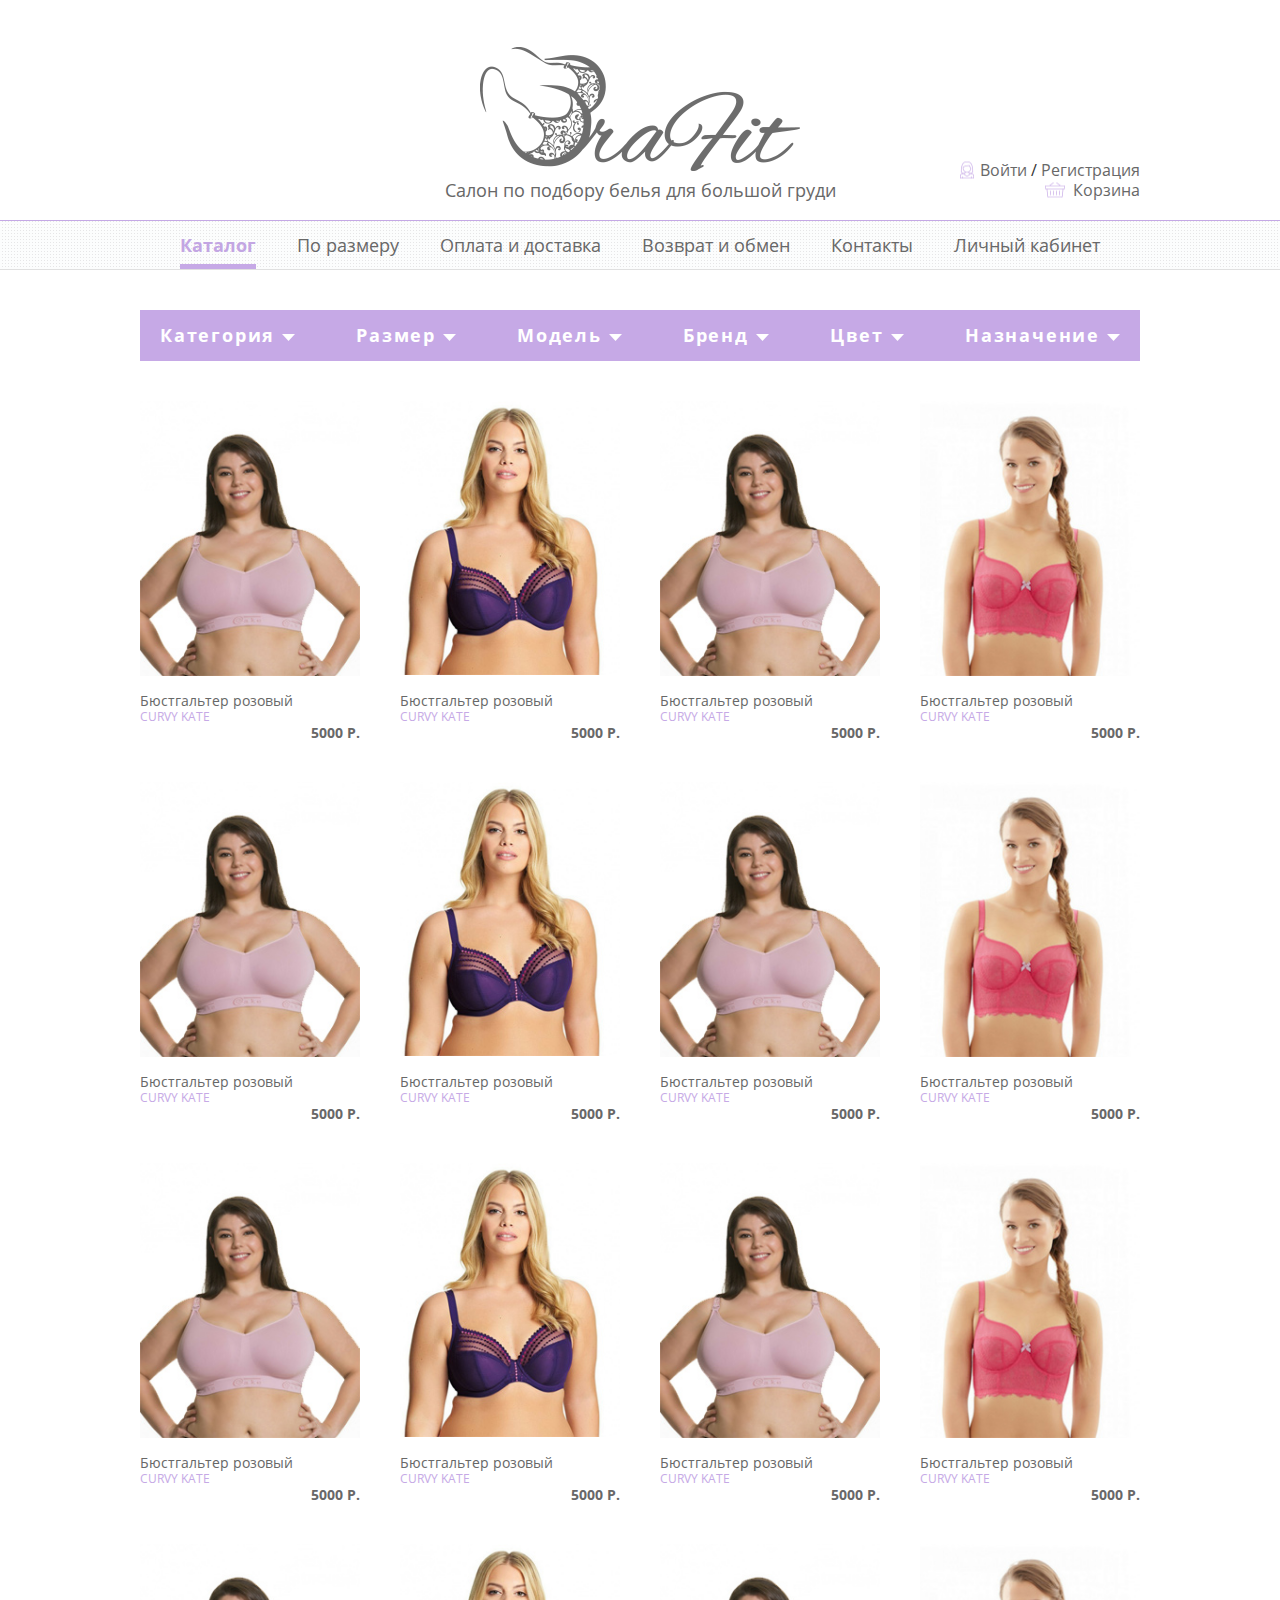
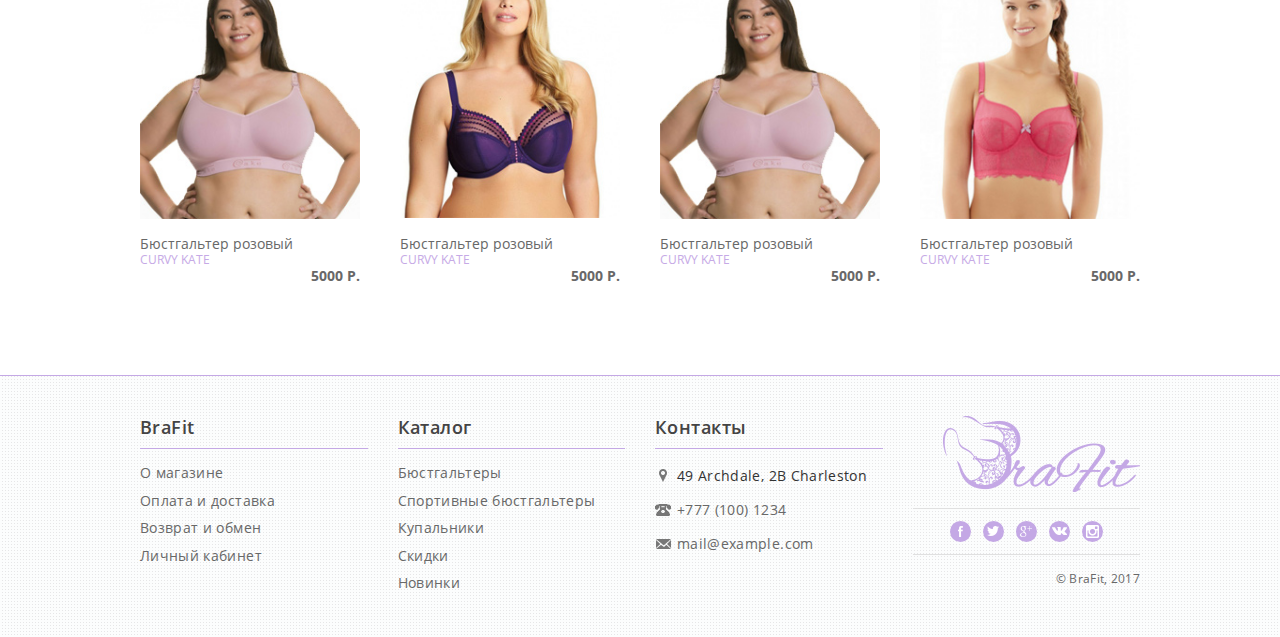
<file: app/catalog.html>
<!DOCTYPE html>
<html lang="ru">
<head>
	<meta charset="UTF-8">

	<title>Заголовок</title>
<!--
	<link rel="shortcut icon" href="img/favicon/favicon.ico" type="image/x-icon">
	<link rel="icon" href="img/favicon/apple-touch-icon.png">
	<link rel="icon" sizes="72x72" href="img/favicon/apple-touch-icon-72x72.png">
	<link rel="icon" sizes="114x114" href="img/favicon/apple-touch-icon-114x114.png">
-->

	<meta http-equiv="X-UA-Compatible" content="IE=edge">
	<meta name="viewport" content="width=device-width, initial-scale=1">

	<!-- Styles -->
	<link rel="stylesheet" href="libs/bootstrap/bootstrap.min.css">
	<link rel="stylesheet" href="libs/OwlCarousel2/dist/assets/owl.carousel.min.css">
	<link rel="stylesheet" href="libs/fancybox/dist/jquery.fancybox.min.css">
	<link rel="stylesheet" href="css/fonts.css">
	<link rel="stylesheet" href="css/main.css">
	<link rel="stylesheet" href="css/media.css">
	<!-- End_Styles -->
</head>
<body>
	<header class="header">
		<div class="header__top">
			<div class="container">
				<div class="row">
					<div class="col-xs-6 hidden-sm hidden-md hidden-lg">
						<div class="header__h-mobmenu">
							<a href="#" class="h-mobmenu"></a>
						</div>
					</div>
					<div class="col-md-3 col-md-push-9 col-sm-12 col-xs-6">
						<!-- Не авторизированный пользователь -->
						<div class="header__right">
							<div class="header__h-prof">
								<a href="#" class="h-prof">
									Войти
								</a>
								/
								<a href="#" class="h-prof">
									Регистрация
								</a>
							</div>
							<div class="header__h-basket">
								<a href="#" class="h-basket">
									Корзина
								</a>
							</div>
						</div>
						<!-- Авторизированный пользователь -->
						<!--
						<div class="header__right">
							<div class="header__h-prof">
								<a href="#" class="h-prof">
									Здравствуйте, Кристина
								</a>
							</div>
							<div class="header__h-basket">
								<a href="#" class="h-basket">
									Корзина (1) 1500 р.
								</a>
							</div>
						</div>
						-->
					</div>
					<div class="col-md-6 col-sm-12 col-xs-12">
						<div class="header__h-logo">
							<a href="#" class="h-logo">
								<img src="img/h-logo.png" alt="brafit" class="h-logo__img">
								<span class="h-logo__description">
									Салон по подбору белья для большой груди
								</span>
							</a>
						</div>
					</div>
				</div>
			</div>
		</div>
		<div class="header__bottom">
			<div class="container">
				<div class="row">
					<div class="col-md-12">
						<div class="header__h-nav">
							<ul class="h-nav">
								<li class="h-nav__item active">
									<a href="#" class="h-nav__link">
										Каталог
									</a>
								</li>
								<li class="h-nav__item">
									<a href="#" class="h-nav__link">
										По размеру
									</a>
								</li>
								<li class="h-nav__item">
									<a href="#" class="h-nav__link">
										Оплата и доставка
									</a>
								</li>
								<li class="h-nav__item">
									<a href="#" class="h-nav__link">
										Возврат и обмен
									</a>
								</li>
								<li class="h-nav__item">
									<a href="#" class="h-nav__link">
										Контакты
									</a>
								</li>
								<li class="h-nav__item">
									<a href="#" class="h-nav__link">
										Личный кабинет
									</a>
								</li>
							</ul>
						</div>
					</div>
				</div>
			</div>
		</div>
	</header>
	<div class="page">
		<div class="page__filter">
			<div class="container">
				<div class="row">
					<div class="col-md-12">
						<div class="page__b-filter">
							<ul class="b-filter">
								<li class="b-filter__item b-filter__item-1">
									<a href="#" class="b-filter__link">
										Категория
									</a>
									<ul class="b-filter__list b-filter__list-1">
										<li class="b-filter__subitem b-filter__subitem-active">
											<a href="#" class="b-filter__sublink">
												Бюстгальтеры
											</a>
										</li>
										<li class="b-filter__subitem">
											<a href="#" class="b-filter__sublink">
												Трусы
											</a>
										</li>
										<li class="b-filter__subitem">
											<a href="#" class="b-filter__sublink">
												Купальники
											</a>
										</li>
										<li class="b-filter__subitem">
											<a href="#" class="b-filter__sublink">
												Спортивные бюстгальтеры
											</a>
										</li>
										<li class="b-filter__subitem">
											<a href="#" class="b-filter__sublink">
												Коректирующеебелье
											</a>
										</li>
										<li class="b-filter__subitem">
											<a href="#" class="b-filter__sublink">
												Пляжная одежда
											</a>
										</li>
										<li class="b-filter__subitem">
											<a href="#" class="b-filter__sublink">
												Домашняя одежда
											</a>
										</li>
										<li class="b-filter__subitem">
											<a href="#" class="b-filter__sublink">
												Одежда
											</a>
										</li>
										<li class="b-filter__subitem">
											<a href="#" class="b-filter__sublink">
												Колготки
											</a>
										</li>
										<li class="b-filter__subitem">
											<a href="#" class="b-filter__sublink">
												Аксессуары
											</a>
										</li>
										<li class="b-filter__subitem">
											<a href="#" class="b-filter__sublink">
												Другое
											</a>
										</li>
									</ul>
								</li>
								<li class="b-filter__item b-filter__item-2">
									<a href="#" class="b-filter__link">
										Размер
									</a>
									<div class="b-filter__list b-filter__list-2">
										<table class="b-filter__table">
											<tr class="b-filter__table-top">
												<td>
													&nbsp;
												</td>
												<td>
													D
												</td>
												<td>
													DD
												</td>
												<td>
													E
												</td>
												<td>
													F
												</td>
												<td>
													FF
												</td>
												<td>
													G
												</td>
												<td>
													GG
												</td>
												<td>
													H
												</td>
												<td>
													HH
												</td>
												<td>
													J
												</td>
												<td>
													JJ
												</td>
												<td>
													K
												</td>
												<td>
													KK
												</td>
											</tr>
											<tr class="b-filter__table-content">
												<td>
													60
												</td>
												<td>
													60D
												</td>
												<td>
													65DD
												</td>
												<td>
													65E
												</td>
												<td>
													65F
												</td>
												<td>
													65FF
												</td>
												<td>
													65G
												</td>
												<td>
													65GG
												</td>
												<td>
													65H
												</td>
												<td>
													65HH
												</td>
												<td>
													65J
												</td>
												<td>
													65JJ
												</td>
												<td>
													65K
												</td>
												<td>
													65KK
												</td>
											</tr>
											<tr class="b-filter__table-content">
												<td>
													70
												</td>
												<td>
													70D
												</td>
												<td>
													70DD
												</td>
												<td>
													70E
												</td>
												<td>
													70F
												</td>
												<td>
													70FF
												</td>
												<td>
													70G
												</td>
												<td>
													70GG
												</td>
												<td>
													70H
												</td>
												<td>
													70HH
												</td>
												<td>
													70J
												</td>
												<td>
													70JJ
												</td>
												<td>
													70K
												</td>
												<td>
													70KK
												</td>
											</tr>
										</table>
									</div>
								</li>
								<li class="b-filter__item b-filter__item-3">
									<a href="#" class="b-filter__link">
										Модель
									</a>
									<ul class="b-filter__list b-filter__list-3">
										<li class="b-filter__subitem b-filter__subitem-active">
											<a href="#" class="b-filter__sublink">
												Бюстгальтеры
											</a>
										</li>
										<li class="b-filter__subitem">
											<a href="#" class="b-filter__sublink">
												Трусы
											</a>
										</li>
										<li class="b-filter__subitem">
											<a href="#" class="b-filter__sublink">
												Купальники
											</a>
										</li>
										<li class="b-filter__subitem">
											<a href="#" class="b-filter__sublink">
												Спортивные бюстгальтеры
											</a>
										</li>
										<li class="b-filter__subitem">
											<a href="#" class="b-filter__sublink">
												Коректирующеебелье
											</a>
										</li>
										<li class="b-filter__subitem">
											<a href="#" class="b-filter__sublink">
												Пляжная одежда
											</a>
										</li>
										<li class="b-filter__subitem">
											<a href="#" class="b-filter__sublink">
												Домашняя одежда
											</a>
										</li>
										<li class="b-filter__subitem">
											<a href="#" class="b-filter__sublink">
												Одежда
											</a>
										</li>
										<li class="b-filter__subitem">
											<a href="#" class="b-filter__sublink">
												Колготки
											</a>
										</li>
										<li class="b-filter__subitem">
											<a href="#" class="b-filter__sublink">
												Аксессуары
											</a>
										</li>
										<li class="b-filter__subitem">
											<a href="#" class="b-filter__sublink">
												Другое
											</a>
										</li>
									</ul>
								</li>
								<li class="b-filter__item b-filter__item-4">
									<a href="#" class="b-filter__link">
										Бренд
									</a>
									<ul class="b-filter__list b-filter__list-4">
										<li class="b-filter__subitem b-filter__subitem-active">
											<a href="#" class="b-filter__sublink">
												Бюстгальтеры
											</a>
										</li>
										<li class="b-filter__subitem">
											<a href="#" class="b-filter__sublink">
												Трусы
											</a>
										</li>
										<li class="b-filter__subitem">
											<a href="#" class="b-filter__sublink">
												Купальники
											</a>
										</li>
										<li class="b-filter__subitem">
											<a href="#" class="b-filter__sublink">
												Спортивные бюстгальтеры
											</a>
										</li>
										<li class="b-filter__subitem">
											<a href="#" class="b-filter__sublink">
												Коректирующеебелье
											</a>
										</li>
										<li class="b-filter__subitem">
											<a href="#" class="b-filter__sublink">
												Пляжная одежда
											</a>
										</li>
										<li class="b-filter__subitem">
											<a href="#" class="b-filter__sublink">
												Домашняя одежда
											</a>
										</li>
										<li class="b-filter__subitem">
											<a href="#" class="b-filter__sublink">
												Одежда
											</a>
										</li>
										<li class="b-filter__subitem">
											<a href="#" class="b-filter__sublink">
												Колготки
											</a>
										</li>
										<li class="b-filter__subitem">
											<a href="#" class="b-filter__sublink">
												Аксессуары
											</a>
										</li>
										<li class="b-filter__subitem">
											<a href="#" class="b-filter__sublink">
												Другое
											</a>
										</li>
									</ul>
								</li>
								<li class="b-filter__item b-filter__item-5">
									<a href="#" class="b-filter__link">
										Цвет
									</a>
									<ul class="b-filter__list b-filter__list-5">
										<li class="b-filter__subitem b-filter__subitem-active">
											<a href="#" class="b-filter__sublink">
												Бюстгальтеры
											</a>
										</li>
										<li class="b-filter__subitem">
											<a href="#" class="b-filter__sublink">
												Трусы
											</a>
										</li>
										<li class="b-filter__subitem">
											<a href="#" class="b-filter__sublink">
												Купальники
											</a>
										</li>
										<li class="b-filter__subitem">
											<a href="#" class="b-filter__sublink">
												Спортивные бюстгальтеры
											</a>
										</li>
										<li class="b-filter__subitem">
											<a href="#" class="b-filter__sublink">
												Коректирующеебелье
											</a>
										</li>
										<li class="b-filter__subitem">
											<a href="#" class="b-filter__sublink">
												Пляжная одежда
											</a>
										</li>
										<li class="b-filter__subitem">
											<a href="#" class="b-filter__sublink">
												Домашняя одежда
											</a>
										</li>
										<li class="b-filter__subitem">
											<a href="#" class="b-filter__sublink">
												Одежда
											</a>
										</li>
										<li class="b-filter__subitem">
											<a href="#" class="b-filter__sublink">
												Колготки
											</a>
										</li>
										<li class="b-filter__subitem">
											<a href="#" class="b-filter__sublink">
												Аксессуары
											</a>
										</li>
										<li class="b-filter__subitem">
											<a href="#" class="b-filter__sublink">
												Другое
											</a>
										</li>
									</ul>
								</li>
								<li class="b-filter__item b-filter__item-6">
									<a href="#" class="b-filter__link">
										Назначение
									</a>
									<ul class="b-filter__list b-filter__list-6">
										<li class="b-filter__subitem b-filter__subitem-active">
											<a href="#" class="b-filter__sublink">
												Бюстгальтеры
											</a>
										</li>
										<li class="b-filter__subitem">
											<a href="#" class="b-filter__sublink">
												Трусы
											</a>
										</li>
										<li class="b-filter__subitem">
											<a href="#" class="b-filter__sublink">
												Купальники
											</a>
										</li>
										<li class="b-filter__subitem">
											<a href="#" class="b-filter__sublink">
												Спортивные бюстгальтеры
											</a>
										</li>
										<li class="b-filter__subitem">
											<a href="#" class="b-filter__sublink">
												Коректирующеебелье
											</a>
										</li>
										<li class="b-filter__subitem">
											<a href="#" class="b-filter__sublink">
												Пляжная одежда
											</a>
										</li>
										<li class="b-filter__subitem">
											<a href="#" class="b-filter__sublink">
												Домашняя одежда
											</a>
										</li>
										<li class="b-filter__subitem">
											<a href="#" class="b-filter__sublink">
												Одежда
											</a>
										</li>
										<li class="b-filter__subitem">
											<a href="#" class="b-filter__sublink">
												Колготки
											</a>
										</li>
										<li class="b-filter__subitem">
											<a href="#" class="b-filter__sublink">
												Аксессуары
											</a>
										</li>
										<li class="b-filter__subitem">
											<a href="#" class="b-filter__sublink">
												Другое
											</a>
										</li>
									</ul>
								</li>
							</ul>
						</div>
					</div>
				</div>
			</div>
		</div>
		<div class="page__catalog">
			<div class="container">
				<div class="row">
					<div class="col-md-3 col-sm-4 col-xs-6">
						<div class="page__p-catalog">
							<a href="#" class="p-catalog">
								<div class="p-catalog__top">
									<img src="img/catalog/6.jpg" alt="alt" class="p-catalog__img">
									<span class="p-catalog__button">
										Купить
									</span>
								</div>
								<div class="p-catalog__bottom">
									<h2 class="p-catalog__title">
										Бюстгальтер розовый
									</h2>
									<span class="p-catalog__firm">
										Curvy kate
									</span>
									<span class="p-catalog__price">
										5000
									</span>
								</div>
							</a>
						</div>
					</div>
					<div class="col-md-3 col-sm-4 col-xs-6">
						<div class="page__p-catalog">
							<a href="#" class="p-catalog">
								<div class="p-catalog__top">
									<img src="img/catalog/5.jpg" alt="alt" class="p-catalog__img">
									<span class="p-catalog__button">
										Купить
									</span>
								</div>
								<div class="p-catalog__bottom">
									<h2 class="p-catalog__title">
										Бюстгальтер розовый
									</h2>
									<span class="p-catalog__firm">
										Curvy kate
									</span>
									<span class="p-catalog__price">
										5000
									</span>
								</div>
							</a>
						</div>
					</div>
					<div class="col-md-3 col-sm-4 col-xs-6">
						<div class="page__p-catalog">
							<a href="#" class="p-catalog">
								<div class="p-catalog__top">
									<img src="img/catalog/6.jpg" alt="alt" class="p-catalog__img">
									<span class="p-catalog__button">
										Купить
									</span>
								</div>
								<div class="p-catalog__bottom">
									<h2 class="p-catalog__title">
										Бюстгальтер розовый
									</h2>
									<span class="p-catalog__firm">
										Curvy kate
									</span>
									<span class="p-catalog__price">
										5000
									</span>
								</div>
							</a>
						</div>
					</div>
					<div class="col-md-3 col-sm-4 col-xs-6">
						<div class="page__p-catalog">
							<a href="#" class="p-catalog">
								<div class="p-catalog__top">
									<img src="img/catalog/7.jpg" alt="alt" class="p-catalog__img">
									<span class="p-catalog__button">
										Купить
									</span>
								</div>
								<div class="p-catalog__bottom">
									<h2 class="p-catalog__title">
										Бюстгальтер розовый
									</h2>
									<span class="p-catalog__firm">
										Curvy kate
									</span>
									<span class="p-catalog__price">
										5000
									</span>
								</div>
							</a>
						</div>
					</div>
					<div class="col-md-3 col-sm-4 col-xs-6">
						<div class="page__p-catalog">
							<a href="#" class="p-catalog">
								<div class="p-catalog__top">
									<img src="img/catalog/6.jpg" alt="alt" class="p-catalog__img">
									<span class="p-catalog__button">
										Купить
									</span>
								</div>
								<div class="p-catalog__bottom">
									<h2 class="p-catalog__title">
										Бюстгальтер розовый
									</h2>
									<span class="p-catalog__firm">
										Curvy kate
									</span>
									<span class="p-catalog__price">
										5000
									</span>
								</div>
							</a>
						</div>
					</div>
					<div class="col-md-3 col-sm-4 col-xs-6">
						<div class="page__p-catalog">
							<a href="#" class="p-catalog">
								<div class="p-catalog__top">
									<img src="img/catalog/5.jpg" alt="alt" class="p-catalog__img">
									<span class="p-catalog__button">
										Купить
									</span>
								</div>
								<div class="p-catalog__bottom">
									<h2 class="p-catalog__title">
										Бюстгальтер розовый
									</h2>
									<span class="p-catalog__firm">
										Curvy kate
									</span>
									<span class="p-catalog__price">
										5000
									</span>
								</div>
							</a>
						</div>
					</div>
					<div class="col-md-3 col-sm-4 col-xs-6">
						<div class="page__p-catalog">
							<a href="#" class="p-catalog">
								<div class="p-catalog__top">
									<img src="img/catalog/6.jpg" alt="alt" class="p-catalog__img">
									<span class="p-catalog__button">
										Купить
									</span>
								</div>
								<div class="p-catalog__bottom">
									<h2 class="p-catalog__title">
										Бюстгальтер розовый
									</h2>
									<span class="p-catalog__firm">
										Curvy kate
									</span>
									<span class="p-catalog__price">
										5000
									</span>
								</div>
							</a>
						</div>
					</div>
					<div class="col-md-3 col-sm-4 col-xs-6">
						<div class="page__p-catalog">
							<a href="#" class="p-catalog">
								<div class="p-catalog__top">
									<img src="img/catalog/7.jpg" alt="alt" class="p-catalog__img">
									<span class="p-catalog__button">
										Купить
									</span>
								</div>
								<div class="p-catalog__bottom">
									<h2 class="p-catalog__title">
										Бюстгальтер розовый
									</h2>
									<span class="p-catalog__firm">
										Curvy kate
									</span>
									<span class="p-catalog__price">
										5000
									</span>
								</div>
							</a>
						</div>
					</div>
					<div class="col-md-3 col-sm-4 col-xs-6">
						<div class="page__p-catalog">
							<a href="#" class="p-catalog">
								<div class="p-catalog__top">
									<img src="img/catalog/6.jpg" alt="alt" class="p-catalog__img">
									<span class="p-catalog__button">
										Купить
									</span>
								</div>
								<div class="p-catalog__bottom">
									<h2 class="p-catalog__title">
										Бюстгальтер розовый
									</h2>
									<span class="p-catalog__firm">
										Curvy kate
									</span>
									<span class="p-catalog__price">
										5000
									</span>
								</div>
							</a>
						</div>
					</div>
					<div class="col-md-3 col-sm-4 col-xs-6">
						<div class="page__p-catalog">
							<a href="#" class="p-catalog">
								<div class="p-catalog__top">
									<img src="img/catalog/5.jpg" alt="alt" class="p-catalog__img">
									<span class="p-catalog__button">
										Купить
									</span>
								</div>
								<div class="p-catalog__bottom">
									<h2 class="p-catalog__title">
										Бюстгальтер розовый
									</h2>
									<span class="p-catalog__firm">
										Curvy kate
									</span>
									<span class="p-catalog__price">
										5000
									</span>
								</div>
							</a>
						</div>
					</div>
					<div class="col-md-3 col-sm-4 col-xs-6">
						<div class="page__p-catalog">
							<a href="#" class="p-catalog">
								<div class="p-catalog__top">
									<img src="img/catalog/6.jpg" alt="alt" class="p-catalog__img">
									<span class="p-catalog__button">
										Купить
									</span>
								</div>
								<div class="p-catalog__bottom">
									<h2 class="p-catalog__title">
										Бюстгальтер розовый
									</h2>
									<span class="p-catalog__firm">
										Curvy kate
									</span>
									<span class="p-catalog__price">
										5000
									</span>
								</div>
							</a>
						</div>
					</div>
					<div class="col-md-3 col-sm-4 col-xs-6">
						<div class="page__p-catalog">
							<a href="#" class="p-catalog">
								<div class="p-catalog__top">
									<img src="img/catalog/7.jpg" alt="alt" class="p-catalog__img">
									<span class="p-catalog__button">
										Купить
									</span>
								</div>
								<div class="p-catalog__bottom">
									<h2 class="p-catalog__title">
										Бюстгальтер розовый
									</h2>
									<span class="p-catalog__firm">
										Curvy kate
									</span>
									<span class="p-catalog__price">
										5000
									</span>
								</div>
							</a>
						</div>
					</div>
					<div class="col-md-3 col-sm-4 col-xs-6">
						<div class="page__p-catalog">
							<a href="#" class="p-catalog">
								<div class="p-catalog__top">
									<img src="img/catalog/6.jpg" alt="alt" class="p-catalog__img">
									<span class="p-catalog__button">
										Купить
									</span>
								</div>
								<div class="p-catalog__bottom">
									<h2 class="p-catalog__title">
										Бюстгальтер розовый
									</h2>
									<span class="p-catalog__firm">
										Curvy kate
									</span>
									<span class="p-catalog__price">
										5000
									</span>
								</div>
							</a>
						</div>
					</div>
					<div class="col-md-3 col-sm-4 col-xs-6">
						<div class="page__p-catalog">
							<a href="#" class="p-catalog">
								<div class="p-catalog__top">
									<img src="img/catalog/5.jpg" alt="alt" class="p-catalog__img">
									<span class="p-catalog__button">
										Купить
									</span>
								</div>
								<div class="p-catalog__bottom">
									<h2 class="p-catalog__title">
										Бюстгальтер розовый
									</h2>
									<span class="p-catalog__firm">
										Curvy kate
									</span>
									<span class="p-catalog__price">
										5000
									</span>
								</div>
							</a>
						</div>
					</div>
					<div class="col-md-3 col-sm-4 col-xs-6">
						<div class="page__p-catalog">
							<a href="#" class="p-catalog">
								<div class="p-catalog__top">
									<img src="img/catalog/6.jpg" alt="alt" class="p-catalog__img">
									<span class="p-catalog__button">
										Купить
									</span>
								</div>
								<div class="p-catalog__bottom">
									<h2 class="p-catalog__title">
										Бюстгальтер розовый
									</h2>
									<span class="p-catalog__firm">
										Curvy kate
									</span>
									<span class="p-catalog__price">
										5000
									</span>
								</div>
							</a>
						</div>
					</div>
					<div class="col-md-3 col-sm-4 col-xs-6">
						<div class="page__p-catalog">
							<a href="#" class="p-catalog">
								<div class="p-catalog__top">
									<img src="img/catalog/7.jpg" alt="alt" class="p-catalog__img">
									<span class="p-catalog__button">
										Купить
									</span>
								</div>
								<div class="p-catalog__bottom">
									<h2 class="p-catalog__title">
										Бюстгальтер розовый
									</h2>
									<span class="p-catalog__firm">
										Curvy kate
									</span>
									<span class="p-catalog__price">
										5000
									</span>
								</div>
							</a>
						</div>
					</div>
				</div>
			</div>
		</div>
	</div>
	<footer class="footer">
		<div class="container">
			<div class="row">
				<div class="col-md-3 col-sm-3 col-xs-6">
					<div class="footer__f-subtitle">
						<b class="f-subtitle">
							BraFit
						</b>
					</div>
					<div class="footer__f-nav">
						<ul class="f-nav">
							<li class="f-nav__item">
								<a href="#" class="f-nav__link">
									О магазине
								</a>
							</li>
							<li class="f-nav__item">
								<a href="#" class="f-nav__link">
									Оплата и доставка
								</a>
							</li>
							<li class="f-nav__item">
								<a href="#" class="f-nav__link">
									Возврат и обмен
								</a>
							</li>
							<li class="f-nav__item">
								<a href="#" class="f-nav__link">
									Личный кабинет
								</a>
							</li>
						</ul>
					</div>
				</div>
				<div class="col-md-3 col-sm-3 col-xs-6">
					<div class="footer__f-subtitle">
						<b class="f-subtitle">
							Каталог
						</b>
					</div>
					<div class="footer__f-nav">
						<ul class="f-nav">
							<li class="f-nav__item">
								<a href="#" class="f-nav__link">
									Бюстгальтеры
								</a>
							</li>
							<li class="f-nav__item">
								<a href="#" class="f-nav__link">
									Спортивные бюстгальтеры
								</a>
							</li>
							<li class="f-nav__item">
								<a href="#" class="f-nav__link">
									Купальники
								</a>
							</li>
							<li class="f-nav__item">
								<a href="#" class="f-nav__link">
									Скидки
								</a>
							</li>
							<li class="f-nav__item">
								<a href="#" class="f-nav__link">
									Новинки
								</a>
							</li>
						</ul>
					</div>
				</div>
				<div class="col-md-3 col-sm-3 col-xs-6">
					<div class="footer__f-subtitle">
						<b class="f-subtitle">
							Контакты
						</b>
					</div>
					<div class="footer__f-nav">
						<ul class="f-nav f-nav-info">
							<li class="f-nav__item">
								<span class="f-nav__adr">
									49 Archdale, 2B Charleston
								</span>
							</li>
							<li class="f-nav__item">
								<a href="tel:+7771001234" class="f-nav__phone">
									+777 (100) 1234
								</a>
							</li>
							<li class="f-nav__item">
								<a href="mailto:mail@example.com" class="f-nav__email">
									mail@example.com
								</a>
							</li>
						</ul>
					</div>
				</div>
				<div class="col-md-3 col-sm-3 col-xs-6">
					<div class="footer__f-logo">
						<a href="#" class="f-logo">
							<img src="img/f-logo.png" alt="brafit" class="f-logo__img">
						</a>
					</div>
					<div class="footer__f-soc">
						<ul class="f-soc">
							<li class="f-soc__item">
								<a href="#" class="f-soc__link" style="background-image: url(img/social/1.png);"></a>
							</li>
							<li class="f-soc__item">
								<a href="#" class="f-soc__link" style="background-image: url(img/social/2.png);"></a>
							</li>
							<li class="f-soc__item">
								<a href="#" class="f-soc__link" style="background-image: url(img/social/3.png);"></a>
							</li>
							<li class="f-soc__item">
								<a href="#" class="f-soc__link" style="background-image: url(img/social/4.png);"></a>
							</li>
							<li class="f-soc__item">
								<a href="#" class="f-soc__link" style="background-image: url(img/social/5.png);"></a>
							</li>
						</ul>
					</div>
					<div class="footer__f-copy">
						<p class="f-copy">
							© BraFit, 2017
						</p>
					</div>
				</div>
			</div>
		</div>
	</footer>

	<div class="popup popup-manual" id="popupmanual">
		<div class="popup__wrapper">
			Lorem ipsum dolor sit amet, consectetur adipisicing elit. Vitae deserunt asperiores, accusantium expedita dolores quidem dolore aliquid similique dolorum soluta ad numquam sint quam rerum doloribus nam quas. Beatae, at!
		</div>
	</div>

	<!-- Scripts -->
	<script type="text/javascript" src="libs/jquery/jquery-3.2.1.min.js"></script>
	<script type="text/javascript" src="libs/OwlCarousel2/dist/owl.carousel.min.js"></script>
	<script type="text/javascript" src="libs/fancybox/dist/jquery.fancybox.min.js"></script>
	<script type="text/javascript" src="js/main.js"></script>
	<!-- End_Scripts -->
</body>
</html>
</file>
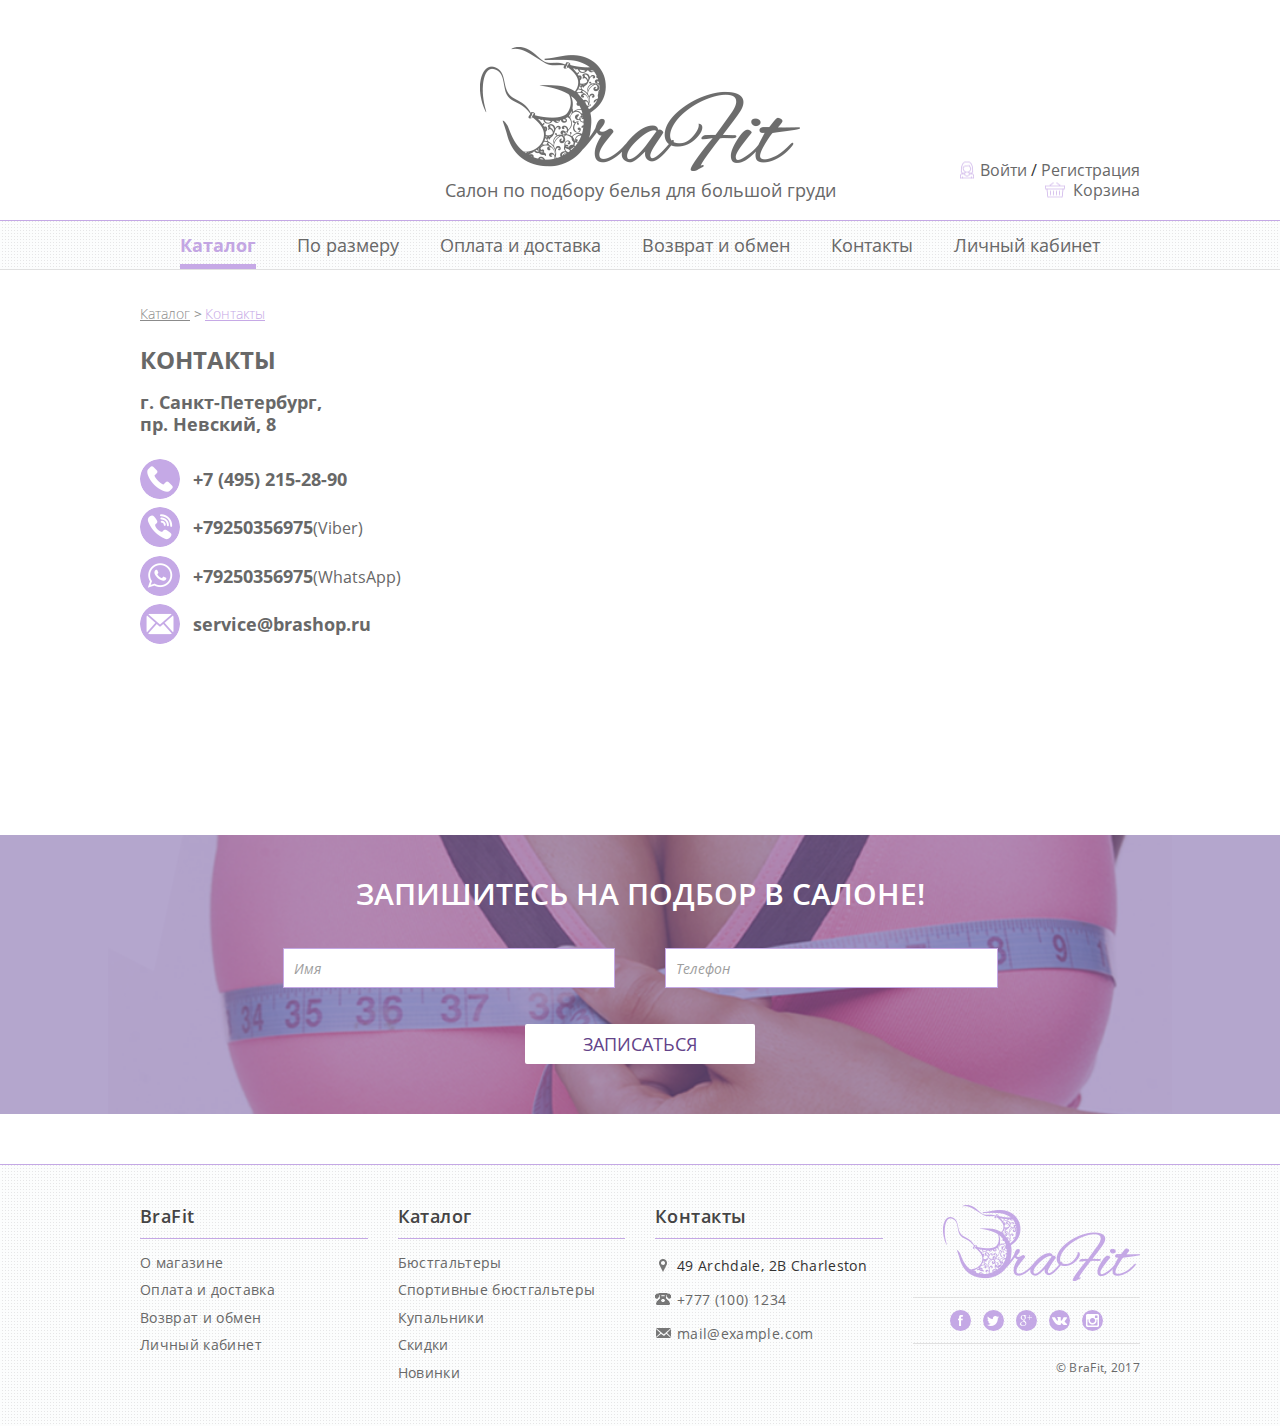
<file: app/contacts.html>
<!DOCTYPE html>
<html lang="ru">
<head>
	<meta charset="UTF-8">

	<title>Заголовок</title>
<!--
	<link rel="shortcut icon" href="img/favicon/favicon.ico" type="image/x-icon">
	<link rel="icon" href="img/favicon/apple-touch-icon.png">
	<link rel="icon" sizes="72x72" href="img/favicon/apple-touch-icon-72x72.png">
	<link rel="icon" sizes="114x114" href="img/favicon/apple-touch-icon-114x114.png">
-->

	<meta http-equiv="X-UA-Compatible" content="IE=edge">
	<meta name="viewport" content="width=device-width, initial-scale=1">

	<!-- Styles -->
	<link rel="stylesheet" href="libs/bootstrap/bootstrap.min.css">
	<link rel="stylesheet" href="libs/OwlCarousel2/dist/assets/owl.carousel.min.css">
	<link rel="stylesheet" href="libs/fancybox/dist/jquery.fancybox.min.css">
	<link rel="stylesheet" href="css/fonts.css">
	<link rel="stylesheet" href="css/main.css">
	<link rel="stylesheet" href="css/media.css">
	<!-- End_Styles -->
</head>
<body>
	<header class="header">
		<div class="header__top">
			<div class="container">
				<div class="row">
					<div class="col-xs-6 hidden-sm hidden-md hidden-lg">
						<div class="header__h-mobmenu">
							<a href="#" class="h-mobmenu"></a>
						</div>
					</div>
					<div class="col-md-3 col-md-push-9 col-sm-12 col-xs-6">
						<!-- Не авторизированный пользователь -->
						<div class="header__right">
							<div class="header__h-prof">
								<a href="#" class="h-prof">
									Войти
								</a>
								/
								<a href="#" class="h-prof">
									Регистрация
								</a>
							</div>
							<div class="header__h-basket">
								<a href="#" class="h-basket">
									Корзина
								</a>
							</div>
						</div>
						<!-- Авторизированный пользователь -->
						<!--
						<div class="header__right">
							<div class="header__h-prof">
								<a href="#" class="h-prof">
									Здравствуйте, Кристина
								</a>
							</div>
							<div class="header__h-basket">
								<a href="#" class="h-basket">
									Корзина (1) 1500 р.
								</a>
							</div>
						</div>
						-->
					</div>
					<div class="col-md-6 col-sm-12 col-xs-12">
						<div class="header__h-logo">
							<a href="#" class="h-logo">
								<img src="img/h-logo.png" alt="brafit" class="h-logo__img">
								<span class="h-logo__description">
									Салон по подбору белья для большой груди
								</span>
							</a>
						</div>
					</div>
				</div>
			</div>
		</div>
		<div class="header__bottom">
			<div class="container">
				<div class="row">
					<div class="col-md-12">
						<div class="header__h-nav">
							<ul class="h-nav">
								<li class="h-nav__item active">
									<a href="#" class="h-nav__link">
										Каталог
									</a>
								</li>
								<li class="h-nav__item">
									<a href="#" class="h-nav__link">
										По размеру
									</a>
								</li>
								<li class="h-nav__item">
									<a href="#" class="h-nav__link">
										Оплата и доставка
									</a>
								</li>
								<li class="h-nav__item">
									<a href="#" class="h-nav__link">
										Возврат и обмен
									</a>
								</li>
								<li class="h-nav__item">
									<a href="#" class="h-nav__link">
										Контакты
									</a>
								</li>
								<li class="h-nav__item">
									<a href="#" class="h-nav__link">
										Личный кабинет
									</a>
								</li>
							</ul>
						</div>
					</div>
				</div>
			</div>
		</div>
	</header>
	<div class="page">
		<div class="page__path">
			<div class="container">
				<div class="row">
					<div class="col-md-12">
						<div class="page__p-path">
							<ul class="p-path">
								<li class="p-path__item">
									<a href="#" class="p-path__link">
										Каталог
									</a>
								</li>
								<li class="p-path__item">
									<span class="p-path__text">
										Контакты
									</span>
								</li>
							</ul>
						</div>
					</div>
				</div>
			</div>
		</div>
		<div class="page__contacts">
			<div class="container">
				<div class="row">
					<div class="col-md-4">
						<div class="page__p-contacts">
							<div class="p-contacts__title">
								Контакты
							</div>
							<strong class="p-contacts__town">
								г. Санкт-Петербург, пр. Невский, 8
							</strong>
							<ul class="p-contacts__list">
								<li class="p-contacts__item">
									<div class="p-contacts__icon" style="background-image: url(img/icon/i1.png);"></div>
									<a href="tel:74952152890">+7 (495) 215-28-90</a>
								</li>
								<li class="p-contacts__item">
									<div class="p-contacts__icon" style="background-image: url(img/icon/i2.png);"></div>
									<a href="tel:79250356975">+79250356975</a><span>(Viber)</span>
								</li>
								<li class="p-contacts__item">
									<div class="p-contacts__icon" style="background-image: url(img/icon/i3.png);"></div>
									<a href="tel:79250356975">+79250356975</a><span>(WhatsApp)</span>
								</li>
								<li class="p-contacts__item">
									<div class="p-contacts__icon" style="background-image: url(img/icon/i4.png);"></div>
									<a href="mailto:mail@example.com">service@brashop.ru</a>
								</li>
							</ul>
						</div>
					</div>
					<div class="col-md-8">
						<div class="page__p-map">
							<div class="p-map">
								<iframe src="https://www.google.com/maps/embed?pb=!1m18!1m12!1m3!1d1998.7105524901324!2d30.312718316176987!3d59.93694498187554!2m3!1f0!2f0!3f0!3m2!1i1024!2i768!4f13.1!3m3!1m2!1s0x4696311abcfc5957%3A0x87886084538a6c2f!2z0J3QtdCy0YHQutC40Lkg0L_RgC4sIDgsINCh0LDQvdC60YIt0J_QtdGC0LXRgNCx0YPRgNCzLCDQoNC-0YHRgdC40Y8sIDE5MTE4Ng!5e0!3m2!1sru!2sua!4v1514276859492" width="600" height="450" frameborder="0" style="border:0" allowfullscreen></iframe>
							</div>
						</div>
					</div>
				</div>
			</div>
		</div>
		<div class="page__pickingsalon" style="background-image: url(img/salon.png);">
			<div class="container">
				<div class="row">
					<div class="col-md-12">
						<div class="page__p-pickingsalon">
							<div class="p-pickingsalon__title">
								Запишитесь на подбор в салоне!
							</div>
						</div>
					</div>
				</div>
				<div class="row">
					<div class="col-md-6 col-sm-6">
						<div class="page__p-pickingsalon page__p-pickingsalon-left">
							<input type="text" class="p-filter__input" placeholder="Имя">
						</div>
					</div>
					<div class="col-md-6 col-sm-6">
						<div class="page__p-pickingsalon page__p-pickingsalon-right">
							<input type="text" class="p-filter__input" placeholder="Телефон">
						</div>
					</div>
				</div>
				<div class="row">
					<div class="col-md-12">
						<div class="page__p-center">
							<a href="#" class="btn">
								Записаться
							</a>
						</div>
					</div>
				</div>
			</div>
		</div>
	</div>
	<footer class="footer">
		<div class="container">
			<div class="row">
				<div class="col-md-3 col-sm-3 col-xs-6">
					<div class="footer__f-subtitle">
						<b class="f-subtitle">
							BraFit
						</b>
					</div>
					<div class="footer__f-nav">
						<ul class="f-nav">
							<li class="f-nav__item">
								<a href="#" class="f-nav__link">
									О магазине
								</a>
							</li>
							<li class="f-nav__item">
								<a href="#" class="f-nav__link">
									Оплата и доставка
								</a>
							</li>
							<li class="f-nav__item">
								<a href="#" class="f-nav__link">
									Возврат и обмен
								</a>
							</li>
							<li class="f-nav__item">
								<a href="#" class="f-nav__link">
									Личный кабинет
								</a>
							</li>
						</ul>
					</div>
				</div>
				<div class="col-md-3 col-sm-3 col-xs-6">
					<div class="footer__f-subtitle">
						<b class="f-subtitle">
							Каталог
						</b>
					</div>
					<div class="footer__f-nav">
						<ul class="f-nav">
							<li class="f-nav__item">
								<a href="#" class="f-nav__link">
									Бюстгальтеры
								</a>
							</li>
							<li class="f-nav__item">
								<a href="#" class="f-nav__link">
									Спортивные бюстгальтеры
								</a>
							</li>
							<li class="f-nav__item">
								<a href="#" class="f-nav__link">
									Купальники
								</a>
							</li>
							<li class="f-nav__item">
								<a href="#" class="f-nav__link">
									Скидки
								</a>
							</li>
							<li class="f-nav__item">
								<a href="#" class="f-nav__link">
									Новинки
								</a>
							</li>
						</ul>
					</div>
				</div>
				<div class="col-md-3 col-sm-3 col-xs-6">
					<div class="footer__f-subtitle">
						<b class="f-subtitle">
							Контакты
						</b>
					</div>
					<div class="footer__f-nav">
						<ul class="f-nav f-nav-info">
							<li class="f-nav__item">
								<span class="f-nav__adr">
									49 Archdale, 2B Charleston
								</span>
							</li>
							<li class="f-nav__item">
								<a href="tel:+7771001234" class="f-nav__phone">
									+777 (100) 1234
								</a>
							</li>
							<li class="f-nav__item">
								<a href="mailto:mail@example.com" class="f-nav__email">
									mail@example.com
								</a>
							</li>
						</ul>
					</div>
				</div>
				<div class="col-md-3 col-sm-3 col-xs-6">
					<div class="footer__f-logo">
						<a href="#" class="f-logo">
							<img src="img/f-logo.png" alt="brafit" class="f-logo__img">
						</a>
					</div>
					<div class="footer__f-soc">
						<ul class="f-soc">
							<li class="f-soc__item">
								<a href="#" class="f-soc__link" style="background-image: url(img/social/1.png);"></a>
							</li>
							<li class="f-soc__item">
								<a href="#" class="f-soc__link" style="background-image: url(img/social/2.png);"></a>
							</li>
							<li class="f-soc__item">
								<a href="#" class="f-soc__link" style="background-image: url(img/social/3.png);"></a>
							</li>
							<li class="f-soc__item">
								<a href="#" class="f-soc__link" style="background-image: url(img/social/4.png);"></a>
							</li>
							<li class="f-soc__item">
								<a href="#" class="f-soc__link" style="background-image: url(img/social/5.png);"></a>
							</li>
						</ul>
					</div>
					<div class="footer__f-copy">
						<p class="f-copy">
							© BraFit, 2017
						</p>
					</div>
				</div>
			</div>
		</div>
	</footer>

	<div class="popup popup-manual" id="popupmanual">
		<div class="popup__wrapper">
			Lorem ipsum dolor sit amet, consectetur adipisicing elit. Vitae deserunt asperiores, accusantium expedita dolores quidem dolore aliquid similique dolorum soluta ad numquam sint quam rerum doloribus nam quas. Beatae, at!
		</div>
	</div>

	<!-- Scripts -->
	<script type="text/javascript" src="libs/jquery/jquery-3.2.1.min.js"></script>
	<script type="text/javascript" src="libs/OwlCarousel2/dist/owl.carousel.min.js"></script>
	<script type="text/javascript" src="libs/fancybox/dist/jquery.fancybox.min.js"></script>
	<script type="text/javascript" src="js/main.js"></script>
	<!-- End_Scripts -->
</body>
</html>
</file>
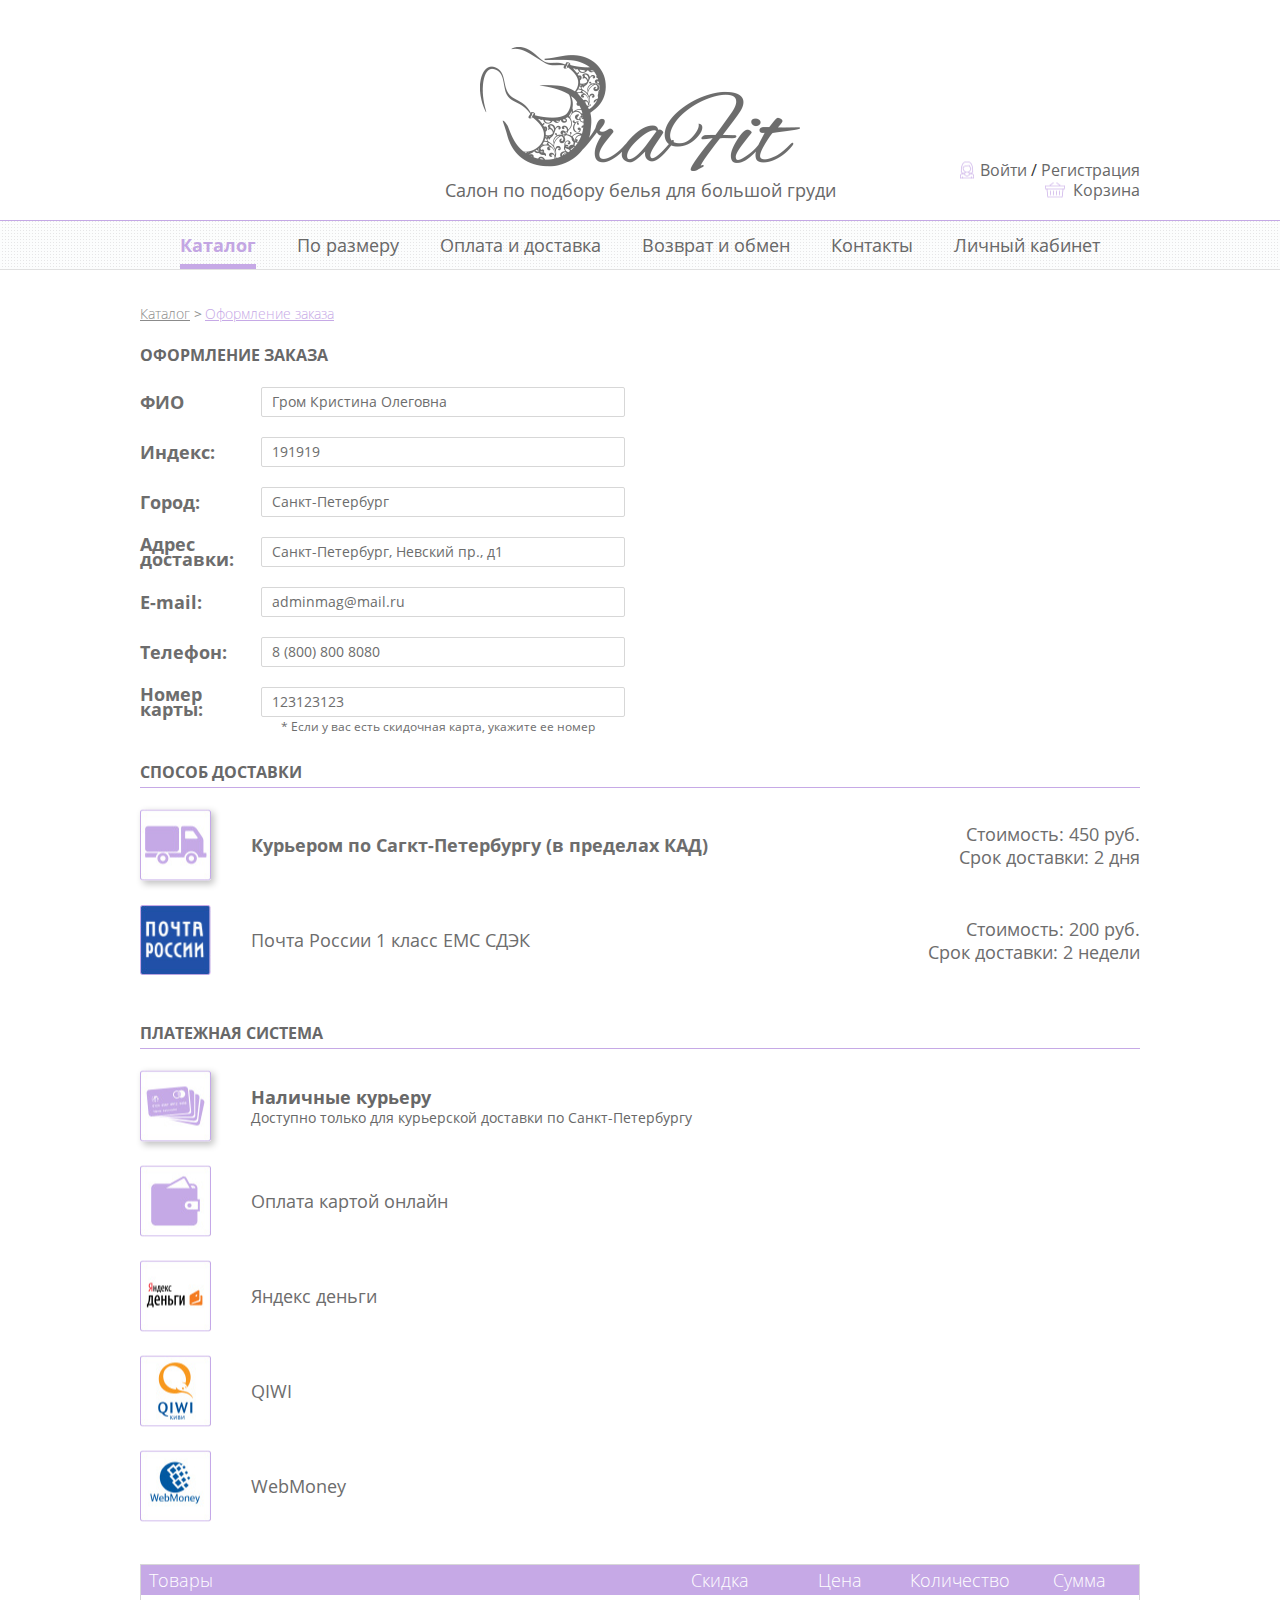
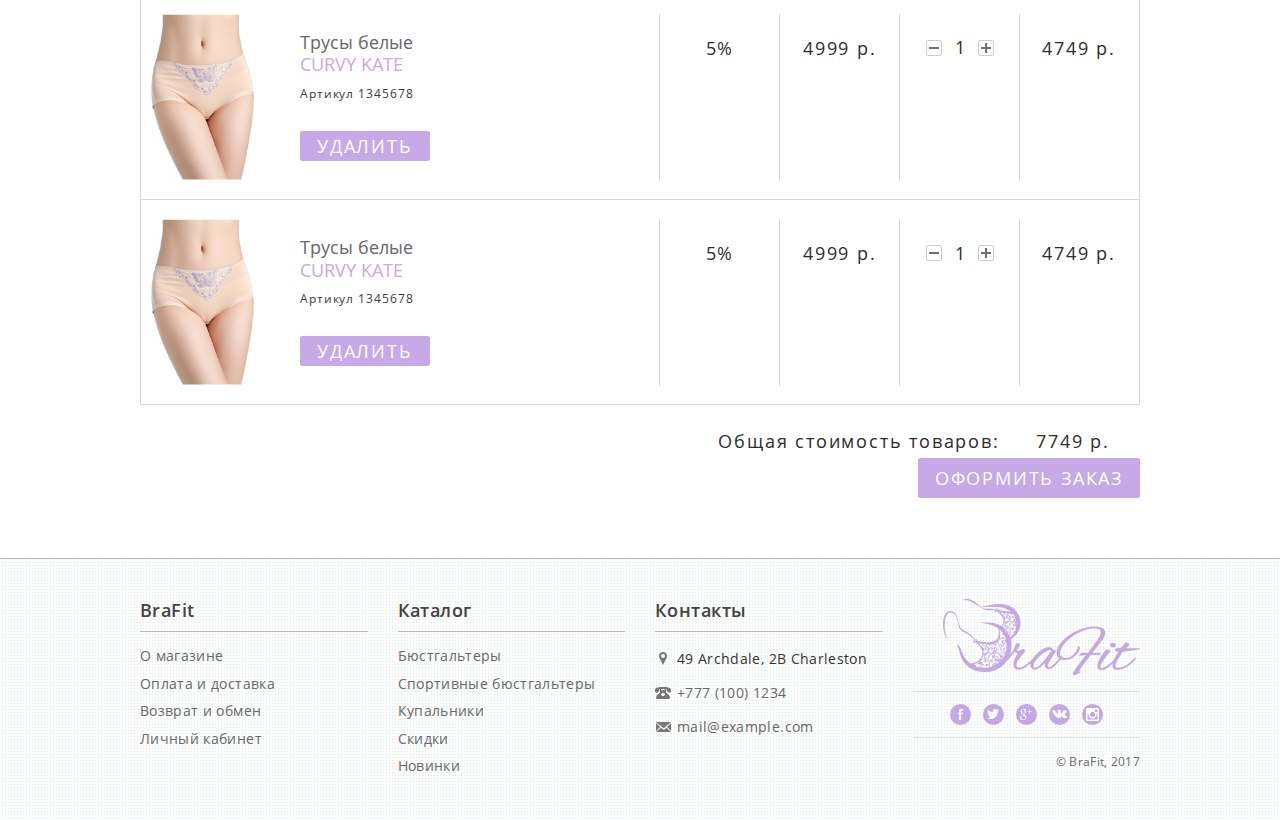
<file: app/order.html>
<!DOCTYPE html>
<html lang="ru">
<head>
	<meta charset="UTF-8">

	<title>Заголовок</title>
<!--
	<link rel="shortcut icon" href="img/favicon/favicon.ico" type="image/x-icon">
	<link rel="icon" href="img/favicon/apple-touch-icon.png">
	<link rel="icon" sizes="72x72" href="img/favicon/apple-touch-icon-72x72.png">
	<link rel="icon" sizes="114x114" href="img/favicon/apple-touch-icon-114x114.png">
-->

	<meta http-equiv="X-UA-Compatible" content="IE=edge">
	<meta name="viewport" content="width=device-width, initial-scale=1">

	<!-- Styles -->
	<link rel="stylesheet" href="libs/bootstrap/bootstrap.min.css">
	<link rel="stylesheet" href="libs/OwlCarousel2/dist/assets/owl.carousel.min.css">
	<link rel="stylesheet" href="libs/fancybox/dist/jquery.fancybox.min.css">
	<link rel="stylesheet" href="css/fonts.css">
	<link rel="stylesheet" href="css/main.css">
	<link rel="stylesheet" href="css/media.css">
	<!-- End_Styles -->
</head>
<body>
	<header class="header">
		<div class="header__top">
			<div class="container">
				<div class="row">
					<div class="col-xs-6 hidden-sm hidden-md hidden-lg">
						<div class="header__h-mobmenu">
							<a href="#" class="h-mobmenu"></a>
						</div>
					</div>
					<div class="col-md-3 col-md-push-9 col-sm-12 col-xs-6">
						<!-- Не авторизированный пользователь -->
						<div class="header__right">
							<div class="header__h-prof">
								<a href="#" class="h-prof">
									Войти
								</a>
								/
								<a href="#" class="h-prof">
									Регистрация
								</a>
							</div>
							<div class="header__h-basket">
								<a href="#" class="h-basket">
									Корзина
								</a>
							</div>
						</div>
						<!-- Авторизированный пользователь -->
						<!--
						<div class="header__right">
							<div class="header__h-prof">
								<a href="#" class="h-prof">
									Здравствуйте, Кристина
								</a>
							</div>
							<div class="header__h-basket">
								<a href="#" class="h-basket">
									Корзина (1) 1500 р.
								</a>
							</div>
						</div>
						-->
					</div>
					<div class="col-md-6 col-sm-12 col-xs-12">
						<div class="header__h-logo">
							<a href="#" class="h-logo">
								<img src="img/h-logo.png" alt="brafit" class="h-logo__img">
								<span class="h-logo__description">
									Салон по подбору белья для большой груди
								</span>
							</a>
						</div>
					</div>
				</div>
			</div>
		</div>
		<div class="header__bottom">
			<div class="container">
				<div class="row">
					<div class="col-md-12">
						<div class="header__h-nav">
							<ul class="h-nav">
								<li class="h-nav__item active">
									<a href="#" class="h-nav__link">
										Каталог
									</a>
								</li>
								<li class="h-nav__item">
									<a href="#" class="h-nav__link">
										По размеру
									</a>
								</li>
								<li class="h-nav__item">
									<a href="#" class="h-nav__link">
										Оплата и доставка
									</a>
								</li>
								<li class="h-nav__item">
									<a href="#" class="h-nav__link">
										Возврат и обмен
									</a>
								</li>
								<li class="h-nav__item">
									<a href="#" class="h-nav__link">
										Контакты
									</a>
								</li>
								<li class="h-nav__item">
									<a href="#" class="h-nav__link">
										Личный кабинет
									</a>
								</li>
							</ul>
						</div>
					</div>
				</div>
			</div>
		</div>
	</header>
	<div class="page">
		<div class="page__path">
			<div class="container">
				<div class="row">
					<div class="col-md-12">
						<div class="page__p-path">
							<ul class="p-path">
								<li class="p-path__item">
									<a href="#" class="p-path__link">
										Каталог
									</a>
								</li>
								<li class="p-path__item">
									<span class="p-path__text">
										Оформление заказа
									</span>
								</li>
							</ul>
						</div>
					</div>
				</div>
			</div>
		</div>
		<div class="page__form">
			<div class="container">
				<div class="row">
					<div class="col-md-6 col-sm-8 col-xs-12">
						<div class="page__p-form">
							<div class="p-form__title">
								Оформление заказа
							</div>
							<div class="p-form__row">
								<label for="">
									<span>ФИО</span>
								</label>
								<input type="text" value="Гром Кристина Олеговна">
							</div>
							<div class="p-form__row">
								<label for="">
									<span>Индекс:</span>
								</label>
								<input type="text" value="191919">
							</div>
							<div class="p-form__row">
								<label for="">
									<span>Город:</span>
								</label>
								<input type="text" value="Санкт-Петербург">
							</div>
							<div class="p-form__row">
								<label for="">
									<span>Адрес доставки:</span>
								</label>
								<input type="text" value="Санкт-Петербург, Невский пр., д1">
							</div>
							<div class="p-form__row">
								<label for="">
									<span>E-mail:</span>
								</label>
								<input type="text" value="adminmag@mail.ru">
							</div>
							<div class="p-form__row">
								<label for="">
									<span>Телефон:</span>
								</label>
								<input type="text" value="8 (800) 800 8080">
							</div>
							<div class="p-form__row p-form__row-des">
								<label for="">
									<span>Номер карты:</span>
								</label>
								<input type="text" value="123123123">
								<span class="p-form__description">
									* Если у вас есть скидочная карта, укажите ее номер
								</span>
							</div>
						</div>
					</div>
				</div>
			</div>
		</div>
		<div class="page__sposob">
			<div class="container">
				<div class="row">
					<div class="col-md-12">
						<div class="page__p-sposob">
							<div class="p-sposob">
								<div class="p-sposob__title">
									Способ доставки
								</div>
								<ul class="p-sposob__list p-sposob__list1">
									<li class="p-sposob__item active">
										<div class="p-sposob__left">
											<img src="img/icon/dost1.jpg" alt="">
										</div>
										<div class="p-sposob__center">
											<span>
												Курьером по Сагкт-Петербургу (в пределах КАД)
											</span>
										</div>
										<div class="p-sposob__right">
											<p>
												Стоимость: 450 руб.<br>Срок доставки: 2 дня
											</p>
										</div>
									</li>
									<li class="p-sposob__item">
										<div class="p-sposob__left">
											<img src="img/icon/dost2.jpg" alt="">
										</div>
										<div class="p-sposob__center">
											<span>
												Почта России 1 класс ЕМС СДЭК 
											</span>
										</div>
										<div class="p-sposob__right">
											<p>
												Стоимость: 200 руб.<br>Срок доставки: 2 недели
											</p>
										</div>
									</li>
								</ul>
							</div>
						</div>
						<div class="page__p-sposob">
							<div class="p-sposob">
								<div class="p-sposob__title">
									Платежная система
								</div>
								<ul class="p-sposob__list p-sposob__list2">
									<li class="p-sposob__item active">
										<div class="p-sposob__left">
											<img src="img/icon/plat1.jpg" alt="">
										</div>
										<div class="p-sposob__center">
											<span>
												<strong>
													Наличные курьеру
												</strong>
												<span>Доступно только для курьерской доставки по Санкт-Петербургу</span>
											</span>
										</div>
									</li>
									<li class="p-sposob__item">
										<div class="p-sposob__left">
											<img src="img/icon/plat2.jpg" alt="">
										</div>
										<div class="p-sposob__center">
											<span>
												Оплата картой онлайн
											</span>
										</div>
									</li>
									<li class="p-sposob__item">
										<div class="p-sposob__left">
											<img src="img/icon/plat3.jpg" alt="">
										</div>
										<div class="p-sposob__center">
											<span>
												Яндекс деньги
											</span>
										</div>
									</li>
									<li class="p-sposob__item">
										<div class="p-sposob__left">
											<img src="img/icon/plat4.jpg" alt="">
										</div>
										<div class="p-sposob__center">
											<span>
												QIWI
											</span>
										</div>
									</li>
									<li class="p-sposob__item">
										<div class="p-sposob__left">
											<img src="img/icon/5.jpg" alt="">
										</div>
										<div class="p-sposob__center">
											<span>
												WebMoney
											</span>
										</div>
									</li>
								</ul>
							</div>
						</div>
					</div>
				</div>
			</div>
		</div>
		<div class="page__basket">
			<div class="container">
				<div class="row">
					<div class="col-md-12">
						<div class="page__p-basket page__p-basket-table">
							<table class="p-basket p-basket__table">
								<tr class="p-basket__table-top">
									<td>
										<span>
											Товары
										</span>
									</td>
									<td>
										<span>
											Скидка
										</span>
									</td>
									<td>
										<span>
											Цена
										</span>
									</td>
									<td>
										<span>
											Количество
										</span>
									</td>
									<td>
										<span>
											Сумма
										</span>
									</td>
								</tr>
								<tr class="p-basket__table-line">
									<td>
										<div class="p-basket__img-wp">
											<img src="img/catalog/8.jpg" alt="alt" class="p-basket__img">
										</div>
										<div class="p-basket__description">
											<h2 class="p-basket__subtitle">
												Трусы белые
											</h2>
											<span class="p-basket__zav">
												Curvy kate
											</span>
											<span class="p-basket__art">
												Артикул 1345678
											</span>
											<a href="#" class="p-basket__del">
												Удалить
											</a>
										</div>
									</td>
									<td>
										<span>
											5%
										</span>
									</td>
									<td>
										<span class="p-basket__subprice">
											4999
										</span>
									</td>
									<td>
										<div class="p-basket__col">
											<a href="#" class="p-basket__minus"></a>
											<input type="number" class="p-basket__col-input" value="1">
											<a href="#" class="p-basket__plus"></a>
										</div>
									</td>
									<td>
										<span class="p-basket__subsum">
											4749
										</span>
									</td>
								</tr>
								<tr class="p-basket__table-line">
									<td>
										<div class="p-basket__img-wp">
											<img src="img/catalog/8.jpg" alt="alt" class="p-basket__img">
										</div>
										<div class="p-basket__description">
											<h2 class="p-basket__subtitle">
												Трусы белые
											</h2>
											<span class="p-basket__zav">
												Curvy kate
											</span>
											<span class="p-basket__art">
												Артикул 1345678
											</span>
											<a href="#" class="p-basket__del">
												Удалить
											</a>
										</div>
									</td>
									<td>
										<span>
											5%
										</span>
									</td>
									<td>
										<span class="p-basket__subprice">
											4999
										</span>
									</td>
									<td>
										<div class="p-basket__col">
											<a href="#" class="p-basket__minus"></a>
											<input type="number" class="p-basket__col-input" value="1">
											<a href="#" class="p-basket__plus"></a>
										</div>
									</td>
									<td>
										<span class="p-basket__subsum">
											4749
										</span>
									</td>
								</tr>
							</table>
						</div>
					</div>
				</div>
				<div class="row">
					<div class="col-md-6 col-sm-6 col-md-offset-6 col-sm-offset-6">
						<div class="p-basket__full">
							<div class="p-basket__price">
								<span class="p-basket__price-text">
									Общая стоимость товаров:
								</span>
								<span>
									7749
								</span>
							</div>
							<a href="#" class="p-basket__button">
								Оформить заказ
							</a>
						</div>
					</div>
				</div>
			</div>
		</div>
	</div>
	<footer class="footer">
		<div class="container">
			<div class="row">
				<div class="col-md-3 col-sm-3 col-xs-6">
					<div class="footer__f-subtitle">
						<b class="f-subtitle">
							BraFit
						</b>
					</div>
					<div class="footer__f-nav">
						<ul class="f-nav">
							<li class="f-nav__item">
								<a href="#" class="f-nav__link">
									О магазине
								</a>
							</li>
							<li class="f-nav__item">
								<a href="#" class="f-nav__link">
									Оплата и доставка
								</a>
							</li>
							<li class="f-nav__item">
								<a href="#" class="f-nav__link">
									Возврат и обмен
								</a>
							</li>
							<li class="f-nav__item">
								<a href="#" class="f-nav__link">
									Личный кабинет
								</a>
							</li>
						</ul>
					</div>
				</div>
				<div class="col-md-3 col-sm-3 col-xs-6">
					<div class="footer__f-subtitle">
						<b class="f-subtitle">
							Каталог
						</b>
					</div>
					<div class="footer__f-nav">
						<ul class="f-nav">
							<li class="f-nav__item">
								<a href="#" class="f-nav__link">
									Бюстгальтеры
								</a>
							</li>
							<li class="f-nav__item">
								<a href="#" class="f-nav__link">
									Спортивные бюстгальтеры
								</a>
							</li>
							<li class="f-nav__item">
								<a href="#" class="f-nav__link">
									Купальники
								</a>
							</li>
							<li class="f-nav__item">
								<a href="#" class="f-nav__link">
									Скидки
								</a>
							</li>
							<li class="f-nav__item">
								<a href="#" class="f-nav__link">
									Новинки
								</a>
							</li>
						</ul>
					</div>
				</div>
				<div class="col-md-3 col-sm-3 col-xs-6">
					<div class="footer__f-subtitle">
						<b class="f-subtitle">
							Контакты
						</b>
					</div>
					<div class="footer__f-nav">
						<ul class="f-nav f-nav-info">
							<li class="f-nav__item">
								<span class="f-nav__adr">
									49 Archdale, 2B Charleston
								</span>
							</li>
							<li class="f-nav__item">
								<a href="tel:+7771001234" class="f-nav__phone">
									+777 (100) 1234
								</a>
							</li>
							<li class="f-nav__item">
								<a href="mailto:mail@example.com" class="f-nav__email">
									mail@example.com
								</a>
							</li>
						</ul>
					</div>
				</div>
				<div class="col-md-3 col-sm-3 col-xs-6">
					<div class="footer__f-logo">
						<a href="#" class="f-logo">
							<img src="img/f-logo.png" alt="brafit" class="f-logo__img">
						</a>
					</div>
					<div class="footer__f-soc">
						<ul class="f-soc">
							<li class="f-soc__item">
								<a href="#" class="f-soc__link" style="background-image: url(img/social/1.png);"></a>
							</li>
							<li class="f-soc__item">
								<a href="#" class="f-soc__link" style="background-image: url(img/social/2.png);"></a>
							</li>
							<li class="f-soc__item">
								<a href="#" class="f-soc__link" style="background-image: url(img/social/3.png);"></a>
							</li>
							<li class="f-soc__item">
								<a href="#" class="f-soc__link" style="background-image: url(img/social/4.png);"></a>
							</li>
							<li class="f-soc__item">
								<a href="#" class="f-soc__link" style="background-image: url(img/social/5.png);"></a>
							</li>
						</ul>
					</div>
					<div class="footer__f-copy">
						<p class="f-copy">
							© BraFit, 2017
						</p>
					</div>
				</div>
			</div>
		</div>
	</footer>

	<div class="popup popup-manual" id="popupmanual">
		<div class="popup__wrapper">
			Lorem ipsum dolor sit amet, consectetur adipisicing elit. Vitae deserunt asperiores, accusantium expedita dolores quidem dolore aliquid similique dolorum soluta ad numquam sint quam rerum doloribus nam quas. Beatae, at!
		</div>
	</div>

	<!-- Scripts -->
	<script type="text/javascript" src="libs/jquery/jquery-3.2.1.min.js"></script>
	<script type="text/javascript" src="libs/OwlCarousel2/dist/owl.carousel.min.js"></script>
	<script type="text/javascript" src="libs/fancybox/dist/jquery.fancybox.min.js"></script>
	<script type="text/javascript" src="js/main.js"></script>
	<!-- End_Scripts -->
</body>
</html>
</file>
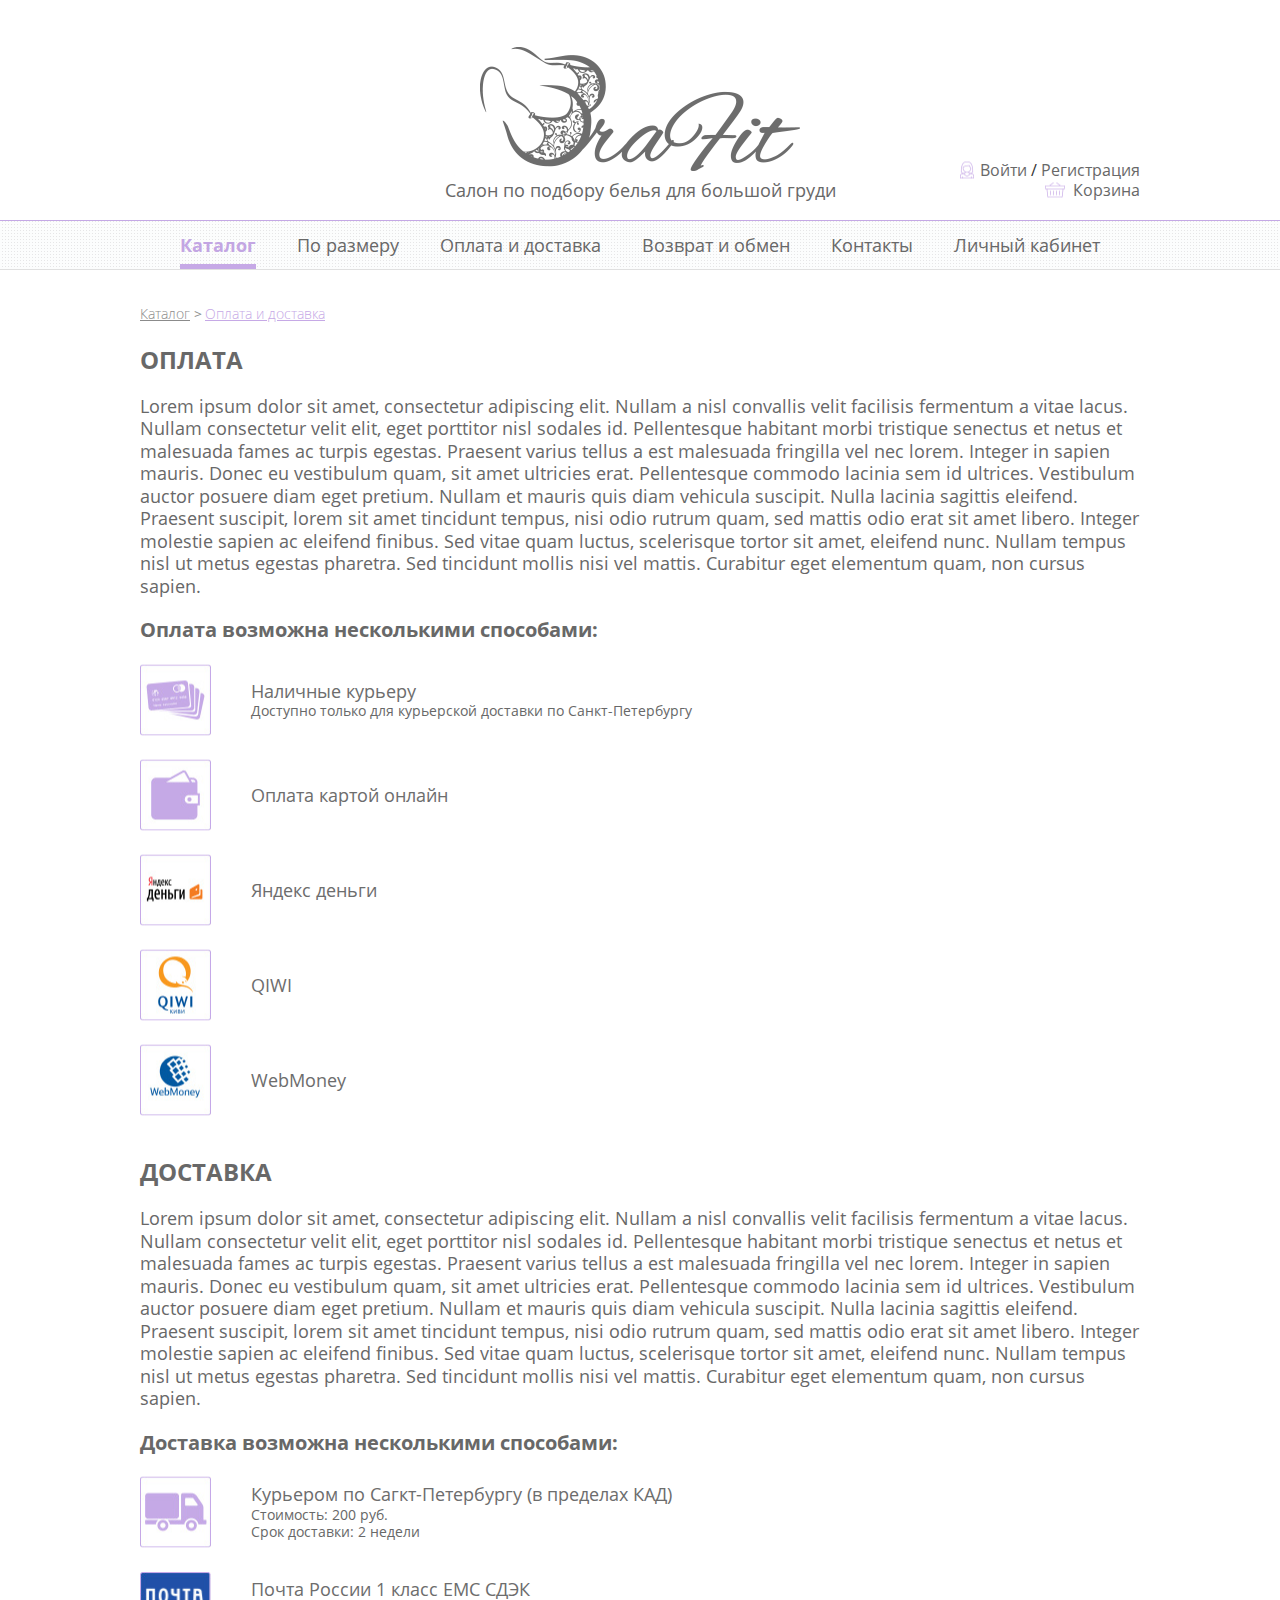
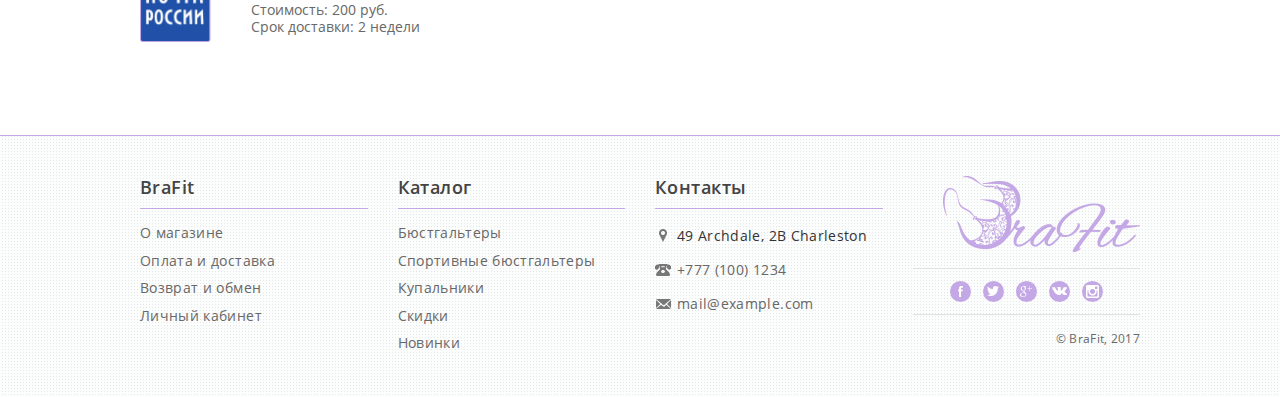
<file: app/payment&delivery.html>
<!DOCTYPE html>
<html lang="ru">
<head>
	<meta charset="UTF-8">

	<title>Заголовок</title>
<!--
	<link rel="shortcut icon" href="img/favicon/favicon.ico" type="image/x-icon">
	<link rel="icon" href="img/favicon/apple-touch-icon.png">
	<link rel="icon" sizes="72x72" href="img/favicon/apple-touch-icon-72x72.png">
	<link rel="icon" sizes="114x114" href="img/favicon/apple-touch-icon-114x114.png">
-->

	<meta http-equiv="X-UA-Compatible" content="IE=edge">
	<meta name="viewport" content="width=device-width, initial-scale=1">

	<!-- Styles -->
	<link rel="stylesheet" href="libs/bootstrap/bootstrap.min.css">
	<link rel="stylesheet" href="libs/OwlCarousel2/dist/assets/owl.carousel.min.css">
	<link rel="stylesheet" href="libs/fancybox/dist/jquery.fancybox.min.css">
	<link rel="stylesheet" href="css/fonts.css">
	<link rel="stylesheet" href="css/main.css">
	<link rel="stylesheet" href="css/media.css">
	<!-- End_Styles -->
</head>
<body>
	<header class="header">
		<div class="header__top">
			<div class="container">
				<div class="row">
					<div class="col-xs-6 hidden-sm hidden-md hidden-lg">
						<div class="header__h-mobmenu">
							<a href="#" class="h-mobmenu"></a>
						</div>
					</div>
					<div class="col-md-3 col-md-push-9 col-sm-12 col-xs-6">
						<!-- Не авторизированный пользователь -->
						<div class="header__right">
							<div class="header__h-prof">
								<a href="#" class="h-prof">
									Войти
								</a>
								/
								<a href="#" class="h-prof">
									Регистрация
								</a>
							</div>
							<div class="header__h-basket">
								<a href="#" class="h-basket">
									Корзина
								</a>
							</div>
						</div>
						<!-- Авторизированный пользователь -->
						<!--
						<div class="header__right">
							<div class="header__h-prof">
								<a href="#" class="h-prof">
									Здравствуйте, Кристина
								</a>
							</div>
							<div class="header__h-basket">
								<a href="#" class="h-basket">
									Корзина (1) 1500 р.
								</a>
							</div>
						</div>
						-->
					</div>
					<div class="col-md-6 col-sm-12 col-xs-12">
						<div class="header__h-logo">
							<a href="#" class="h-logo">
								<img src="img/h-logo.png" alt="brafit" class="h-logo__img">
								<span class="h-logo__description">
									Салон по подбору белья для большой груди
								</span>
							</a>
						</div>
					</div>
				</div>
			</div>
		</div>
		<div class="header__bottom">
			<div class="container">
				<div class="row">
					<div class="col-md-12">
						<div class="header__h-nav">
							<ul class="h-nav">
								<li class="h-nav__item active">
									<a href="#" class="h-nav__link">
										Каталог
									</a>
								</li>
								<li class="h-nav__item">
									<a href="#" class="h-nav__link">
										По размеру
									</a>
								</li>
								<li class="h-nav__item">
									<a href="#" class="h-nav__link">
										Оплата и доставка
									</a>
								</li>
								<li class="h-nav__item">
									<a href="#" class="h-nav__link">
										Возврат и обмен
									</a>
								</li>
								<li class="h-nav__item">
									<a href="#" class="h-nav__link">
										Контакты
									</a>
								</li>
								<li class="h-nav__item">
									<a href="#" class="h-nav__link">
										Личный кабинет
									</a>
								</li>
							</ul>
						</div>
					</div>
				</div>
			</div>
		</div>
	</header>
	<div class="page">
		<div class="page__path">
			<div class="container">
				<div class="row">
					<div class="col-md-12">
						<div class="page__p-path">
							<ul class="p-path">
								<li class="p-path__item">
									<a href="#" class="p-path__link">
										Каталог
									</a>
								</li>
								<li class="p-path__item">
									<span class="p-path__text">
										Оплата и доставка
									</span>
								</li>
							</ul>
						</div>
					</div>
				</div>
			</div>
		</div>
		<div class="page__content">
			<div class="container">
				<div class="row">
					<div class="col-md-12">
						<div class="page__p-rae">
							<h2>
								Оплата
							</h2><br>
							<p>
								Lorem ipsum dolor sit amet, consectetur adipiscing elit. Nullam a nisl convallis velit facilisis fermentum a vitae lacus. Nullam consectetur velit elit, eget porttitor nisl sodales id. Pellentesque habitant morbi tristique senectus et netus et malesuada fames ac turpis egestas. Praesent varius tellus a est malesuada fringilla vel nec lorem. Integer in sapien mauris. Donec eu vestibulum quam, sit amet ultricies erat. Pellentesque commodo lacinia sem id ultrices. Vestibulum auctor posuere diam eget pretium. Nullam et mauris quis diam vehicula suscipit. Nulla lacinia sagittis eleifend. Praesent suscipit, lorem sit amet tincidunt tempus, nisi odio rutrum quam, sed mattis odio erat sit amet libero. Integer molestie sapien ac eleifend finibus. Sed vitae quam luctus, scelerisque tortor sit amet, eleifend nunc. Nullam tempus nisl ut metus egestas pharetra. Sed tincidunt mollis nisi vel mattis. Curabitur eget elementum quam, non cursus sapien.
							</p><br>
							<strong>
								Оплата возможна несколькими способами: 
							</strong><br>
							<ul class="p-sposob__list p-sposob__list2">
								<li class="p-sposob__item">
									<div class="p-sposob__left">
										<img src="img/icon/plat1.jpg" alt="">
									</div>
									<div class="p-sposob__center">
										<span>
											Наличные курьеру
											<span>Доступно только для курьерской доставки по Санкт-Петербургу</span>
										</span>
									</div>
								</li>
								<li class="p-sposob__item">
									<div class="p-sposob__left">
										<img src="img/icon/plat2.jpg" alt="">
									</div>
									<div class="p-sposob__center">
										<span>
											Оплата картой онлайн
										</span>
									</div>
								</li>
								<li class="p-sposob__item">
									<div class="p-sposob__left">
										<img src="img/icon/plat3.jpg" alt="">
									</div>
									<div class="p-sposob__center">
										<span>
											Яндекс деньги
										</span>
									</div>
								</li>
								<li class="p-sposob__item">
									<div class="p-sposob__left">
										<img src="img/icon/plat4.jpg" alt="">
									</div>
									<div class="p-sposob__center">
										<span>
											QIWI
										</span>
									</div>
								</li>
								<li class="p-sposob__item">
									<div class="p-sposob__left">
										<img src="img/icon/5.jpg" alt="">
									</div>
									<div class="p-sposob__center">
										<span>
											WebMoney
										</span>
									</div>
								</li>
							</ul>
							<h2>
								Доставка
							</h2><br>
							<p>
								Lorem ipsum dolor sit amet, consectetur adipiscing elit. Nullam a nisl convallis velit facilisis fermentum a vitae lacus. Nullam consectetur velit elit, eget porttitor nisl sodales id. Pellentesque habitant morbi tristique senectus et netus et malesuada fames ac turpis egestas. Praesent varius tellus a est malesuada fringilla vel nec lorem. Integer in sapien mauris. Donec eu vestibulum quam, sit amet ultricies erat. Pellentesque commodo lacinia sem id ultrices. Vestibulum auctor posuere diam eget pretium. Nullam et mauris quis diam vehicula suscipit. Nulla lacinia sagittis eleifend. Praesent suscipit, lorem sit amet tincidunt tempus, nisi odio rutrum quam, sed mattis odio erat sit amet libero. Integer molestie sapien ac eleifend finibus. Sed vitae quam luctus, scelerisque tortor sit amet, eleifend nunc. Nullam tempus nisl ut metus egestas pharetra. Sed tincidunt mollis nisi vel mattis. Curabitur eget elementum quam, non cursus sapien.
							</p><br>
							<strong>
								Доставка возможна несколькими способами: 
							</strong>
							<ul class="p-sposob__list p-sposob__list1">
								<li class="p-sposob__item">
									<div class="p-sposob__left">
										<img src="img/icon/dost1.jpg" alt="">
									</div>
									<div class="p-sposob__center">
										<span>
											Курьером по Сагкт-Петербургу (в пределах КАД)
											<span>
												Стоимость: 200 руб.<br>Срок доставки: 2 недели
											</span>
										</span>
									</div>
								</li>
								<li class="p-sposob__item">
									<div class="p-sposob__left">
										<img src="img/icon/dost2.jpg" alt="">
									</div>
									<div class="p-sposob__center">
										<span>
											Почта России 1 класс ЕМС СДЭК 
											<span>
												Стоимость: 200 руб.<br>Срок доставки: 2 недели
											</span>
										</span>
									</div>
									<div class="p-sposob__right">
										<p>
											
										</p>
									</div>
								</li>
							</ul>
						</div>
					</div>
				</div>
			</div>
		</div>
	</div>
	<footer class="footer">
		<div class="container">
			<div class="row">
				<div class="col-md-3 col-sm-3 col-xs-6">
					<div class="footer__f-subtitle">
						<b class="f-subtitle">
							BraFit
						</b>
					</div>
					<div class="footer__f-nav">
						<ul class="f-nav">
							<li class="f-nav__item">
								<a href="#" class="f-nav__link">
									О магазине
								</a>
							</li>
							<li class="f-nav__item">
								<a href="#" class="f-nav__link">
									Оплата и доставка
								</a>
							</li>
							<li class="f-nav__item">
								<a href="#" class="f-nav__link">
									Возврат и обмен
								</a>
							</li>
							<li class="f-nav__item">
								<a href="#" class="f-nav__link">
									Личный кабинет
								</a>
							</li>
						</ul>
					</div>
				</div>
				<div class="col-md-3 col-sm-3 col-xs-6">
					<div class="footer__f-subtitle">
						<b class="f-subtitle">
							Каталог
						</b>
					</div>
					<div class="footer__f-nav">
						<ul class="f-nav">
							<li class="f-nav__item">
								<a href="#" class="f-nav__link">
									Бюстгальтеры
								</a>
							</li>
							<li class="f-nav__item">
								<a href="#" class="f-nav__link">
									Спортивные бюстгальтеры
								</a>
							</li>
							<li class="f-nav__item">
								<a href="#" class="f-nav__link">
									Купальники
								</a>
							</li>
							<li class="f-nav__item">
								<a href="#" class="f-nav__link">
									Скидки
								</a>
							</li>
							<li class="f-nav__item">
								<a href="#" class="f-nav__link">
									Новинки
								</a>
							</li>
						</ul>
					</div>
				</div>
				<div class="col-md-3 col-sm-3 col-xs-6">
					<div class="footer__f-subtitle">
						<b class="f-subtitle">
							Контакты
						</b>
					</div>
					<div class="footer__f-nav">
						<ul class="f-nav f-nav-info">
							<li class="f-nav__item">
								<span class="f-nav__adr">
									49 Archdale, 2B Charleston
								</span>
							</li>
							<li class="f-nav__item">
								<a href="tel:+7771001234" class="f-nav__phone">
									+777 (100) 1234
								</a>
							</li>
							<li class="f-nav__item">
								<a href="mailto:mail@example.com" class="f-nav__email">
									mail@example.com
								</a>
							</li>
						</ul>
					</div>
				</div>
				<div class="col-md-3 col-sm-3 col-xs-6">
					<div class="footer__f-logo">
						<a href="#" class="f-logo">
							<img src="img/f-logo.png" alt="brafit" class="f-logo__img">
						</a>
					</div>
					<div class="footer__f-soc">
						<ul class="f-soc">
							<li class="f-soc__item">
								<a href="#" class="f-soc__link" style="background-image: url(img/social/1.png);"></a>
							</li>
							<li class="f-soc__item">
								<a href="#" class="f-soc__link" style="background-image: url(img/social/2.png);"></a>
							</li>
							<li class="f-soc__item">
								<a href="#" class="f-soc__link" style="background-image: url(img/social/3.png);"></a>
							</li>
							<li class="f-soc__item">
								<a href="#" class="f-soc__link" style="background-image: url(img/social/4.png);"></a>
							</li>
							<li class="f-soc__item">
								<a href="#" class="f-soc__link" style="background-image: url(img/social/5.png);"></a>
							</li>
						</ul>
					</div>
					<div class="footer__f-copy">
						<p class="f-copy">
							© BraFit, 2017
						</p>
					</div>
				</div>
			</div>
		</div>
	</footer>

	<div class="popup popup-manual" id="popupmanual">
		<div class="popup__wrapper">
			Lorem ipsum dolor sit amet, consectetur adipisicing elit. Vitae deserunt asperiores, accusantium expedita dolores quidem dolore aliquid similique dolorum soluta ad numquam sint quam rerum doloribus nam quas. Beatae, at!
		</div>
	</div>

	<!-- Scripts -->
	<script type="text/javascript" src="libs/jquery/jquery-3.2.1.min.js"></script>
	<script type="text/javascript" src="libs/OwlCarousel2/dist/owl.carousel.min.js"></script>
	<script type="text/javascript" src="libs/fancybox/dist/jquery.fancybox.min.js"></script>
	<script type="text/javascript" src="js/main.js"></script>
	<!-- End_Scripts -->
</body>
</html>
</file>
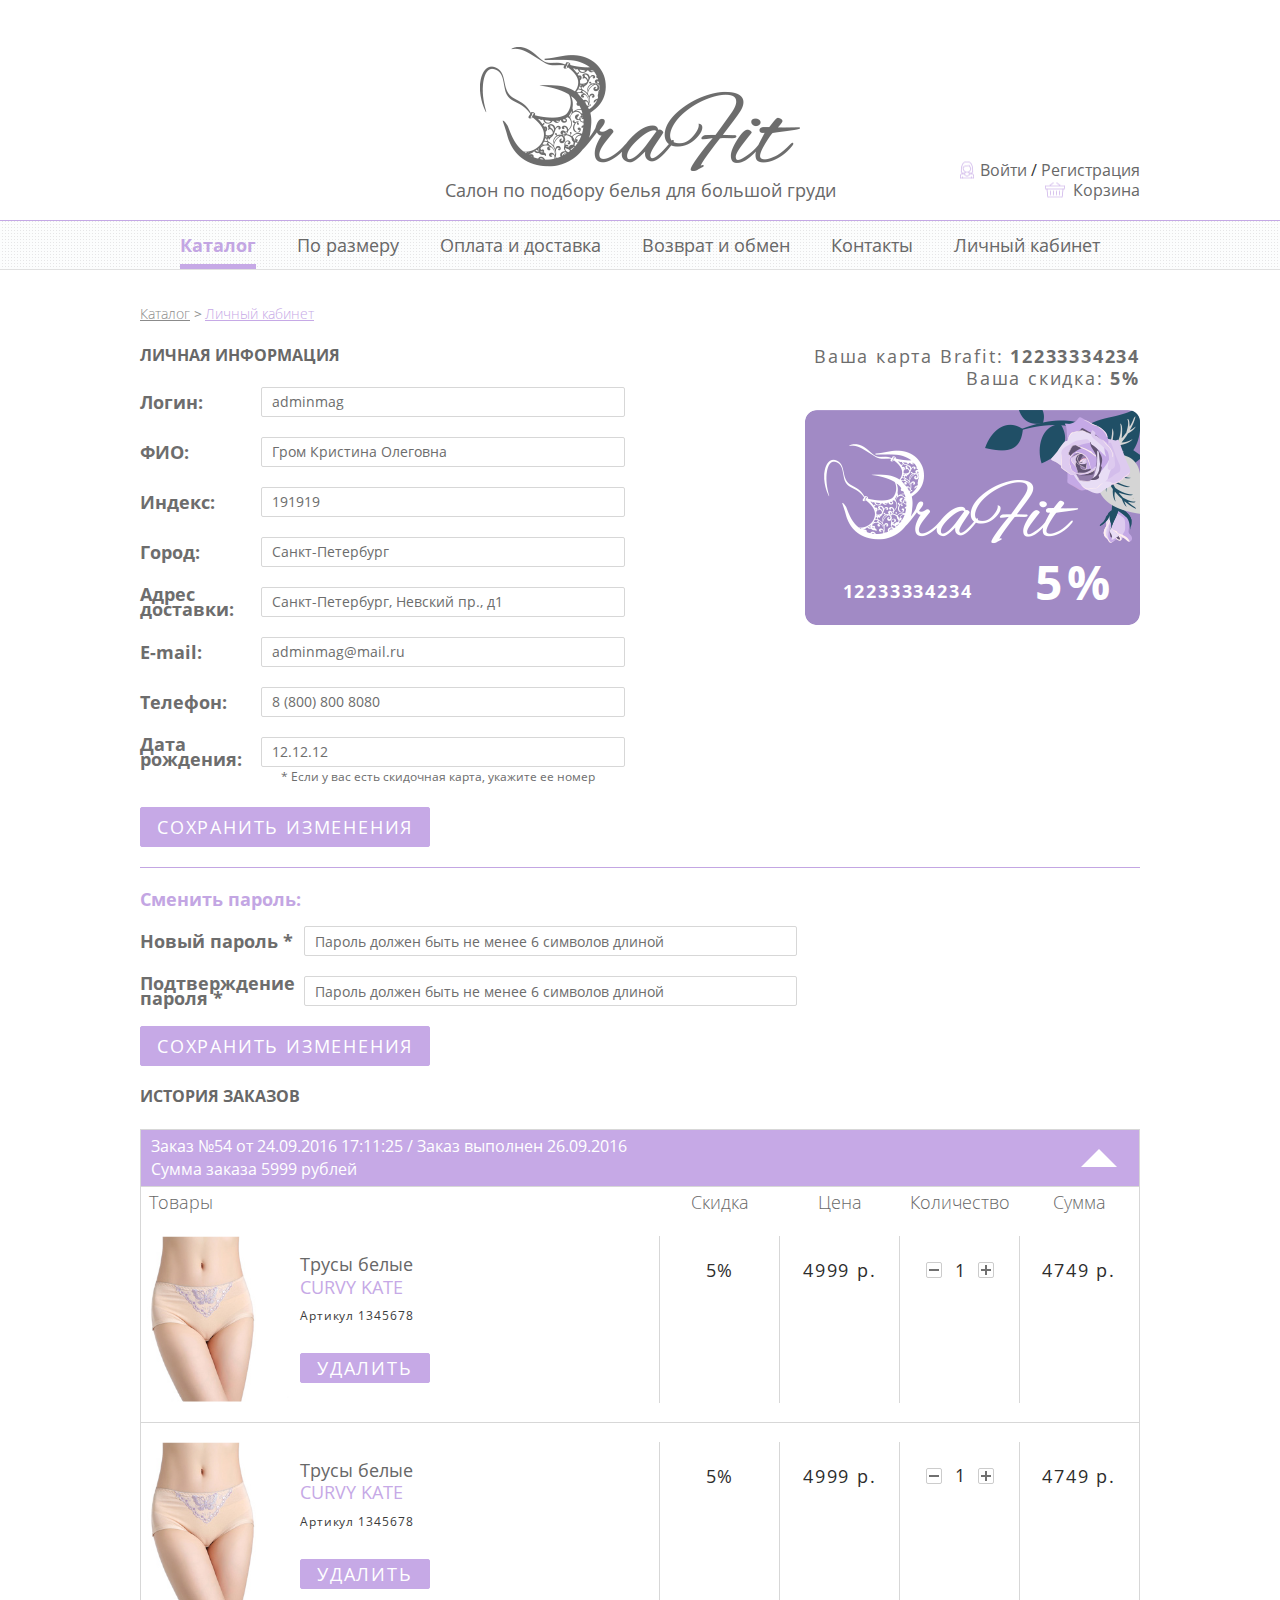
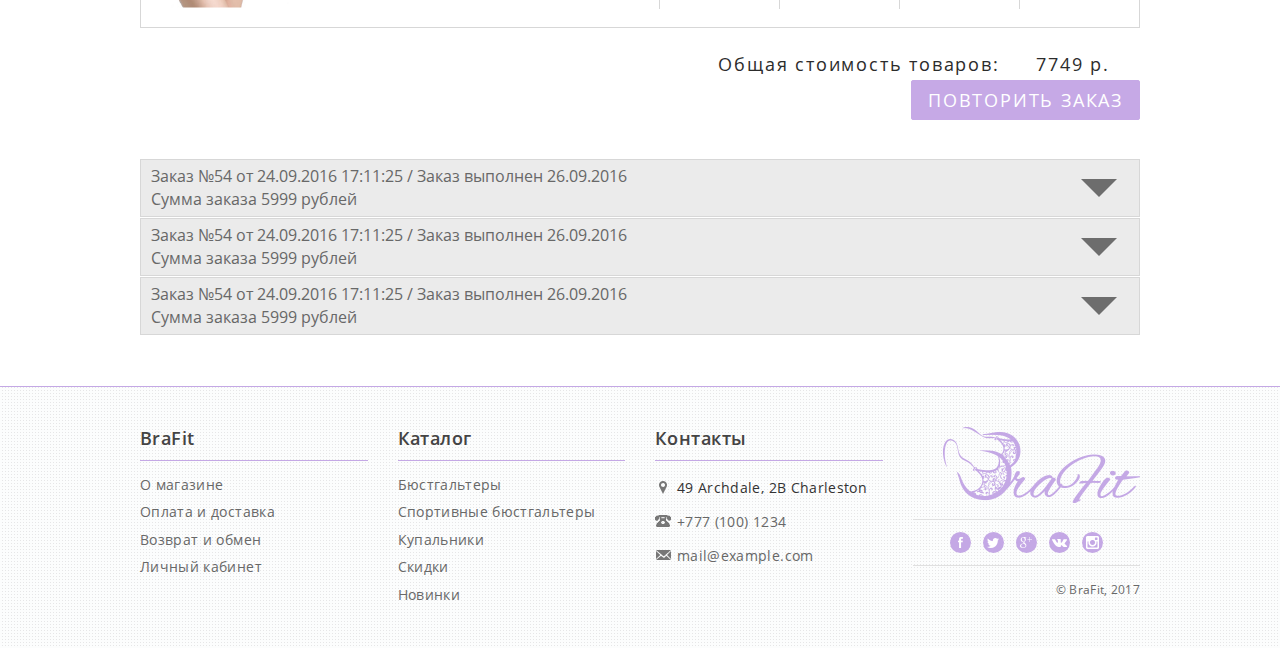
<file: app/personalarea.html>
<!DOCTYPE html>
<html lang="ru">
<head>
	<meta charset="UTF-8">

	<title>Заголовок</title>
<!--
	<link rel="shortcut icon" href="img/favicon/favicon.ico" type="image/x-icon">
	<link rel="icon" href="img/favicon/apple-touch-icon.png">
	<link rel="icon" sizes="72x72" href="img/favicon/apple-touch-icon-72x72.png">
	<link rel="icon" sizes="114x114" href="img/favicon/apple-touch-icon-114x114.png">
-->

	<meta http-equiv="X-UA-Compatible" content="IE=edge">
	<meta name="viewport" content="width=device-width, initial-scale=1">

	<!-- Styles -->
	<link rel="stylesheet" href="libs/bootstrap/bootstrap.min.css">
	<link rel="stylesheet" href="libs/OwlCarousel2/dist/assets/owl.carousel.min.css">
	<link rel="stylesheet" href="libs/fancybox/dist/jquery.fancybox.min.css">
	<link rel="stylesheet" href="css/fonts.css">
	<link rel="stylesheet" href="css/main.css">
	<link rel="stylesheet" href="css/media.css">
	<!-- End_Styles -->
</head>
<body>
	<header class="header">
		<div class="header__top">
			<div class="container">
				<div class="row">
					<div class="col-xs-6 hidden-sm hidden-md hidden-lg">
						<div class="header__h-mobmenu">
							<a href="#" class="h-mobmenu"></a>
						</div>
					</div>
					<div class="col-md-3 col-md-push-9 col-sm-12 col-xs-6">
						<!-- Не авторизированный пользователь -->
						<div class="header__right">
							<div class="header__h-prof">
								<a href="#" class="h-prof">
									Войти
								</a>
								/
								<a href="#" class="h-prof">
									Регистрация
								</a>
							</div>
							<div class="header__h-basket">
								<a href="#" class="h-basket">
									Корзина
								</a>
							</div>
						</div>
						<!-- Авторизированный пользователь -->
						<!--
						<div class="header__right">
							<div class="header__h-prof">
								<a href="#" class="h-prof">
									Здравствуйте, Кристина
								</a>
							</div>
							<div class="header__h-basket">
								<a href="#" class="h-basket">
									Корзина (1) 1500 р.
								</a>
							</div>
						</div>
						-->
					</div>
					<div class="col-md-6 col-sm-12 col-xs-12">
						<div class="header__h-logo">
							<a href="#" class="h-logo">
								<img src="img/h-logo.png" alt="brafit" class="h-logo__img">
								<span class="h-logo__description">
									Салон по подбору белья для большой груди
								</span>
							</a>
						</div>
					</div>
				</div>
			</div>
		</div>
		<div class="header__bottom">
			<div class="container">
				<div class="row">
					<div class="col-md-12">
						<div class="header__h-nav">
							<ul class="h-nav">
								<li class="h-nav__item active">
									<a href="#" class="h-nav__link">
										Каталог
									</a>
								</li>
								<li class="h-nav__item">
									<a href="#" class="h-nav__link">
										По размеру
									</a>
								</li>
								<li class="h-nav__item">
									<a href="#" class="h-nav__link">
										Оплата и доставка
									</a>
								</li>
								<li class="h-nav__item">
									<a href="#" class="h-nav__link">
										Возврат и обмен
									</a>
								</li>
								<li class="h-nav__item">
									<a href="#" class="h-nav__link">
										Контакты
									</a>
								</li>
								<li class="h-nav__item">
									<a href="#" class="h-nav__link">
										Личный кабинет
									</a>
								</li>
							</ul>
						</div>
					</div>
				</div>
			</div>
		</div>
	</header>
	<div class="page">
		<div class="page__path">
			<div class="container">
				<div class="row">
					<div class="col-md-12">
						<div class="page__p-path">
							<ul class="p-path">
								<li class="p-path__item">
									<a href="#" class="p-path__link">
										Каталог
									</a>
								</li>
								<li class="p-path__item">
									<span class="p-path__text">
										Личный кабинет
									</span>
								</li>
							</ul>
						</div>
					</div>
				</div>
			</div>
		</div>
		<div class="page__form">
			<div class="container">
				<div class="row">
					<div class="col-md-6 col-md-push-6">
						<div class="page__p-bank">
							<div class="p-bank">
								<ul class="p-bank__list">
									<li class="p-bank__item">
										Ваша карта Brafit: <span>12233334234</span>
									</li>
									<li class="p-bank__item">
										Ваша скидка: <span>5%</span>
									</li>
								</ul>
								<div class="p-bank__img-wp">
									<img src="img/card.png" alt="card" class="p-bank__img">
									<div class="p-bank__text">
										<div class="p-bank__left">
											12233334234
										</div>
										<div class="p-bank__right">
											5%
										</div>
									</div>
								</div>
							</div>
						</div>
					</div>
					<div class="col-md-6 col-md-pull-6 col-sm-8">
						<div class="page__p-form">
							<div class="p-form__title">
								Личная информация
							</div>
							<div class="p-form__row">
								<label for="">
									<span>Логин:</span>
								</label>
								<input type="text" value="adminmag">
							</div>
							<div class="p-form__row">
								<label for="">
									<span>ФИО:</span>
								</label>
								<input type="text" value="Гром Кристина Олеговна">
							</div>
							<div class="p-form__row">
								<label for="">
									<span>Индекс:</span>
								</label>
								<input type="text" value="191919">
							</div>
							<div class="p-form__row">
								<label for="">
									<span>Город:</span>
								</label>
								<input type="text" value="Санкт-Петербург">
							</div>
							<div class="p-form__row">
								<label for="">
									<span>Адрес доставки:</span>
								</label>
								<input type="text" value="Санкт-Петербург, Невский пр., д1">
							</div>
							<div class="p-form__row">
								<label for="">
									<span>E-mail:</span>
								</label>
								<input type="text" value="adminmag@mail.ru">
							</div>
							<div class="p-form__row">
								<label for="">
									<span>Телефон:</span>
								</label>
								<input type="text" value="8 (800) 800 8080">
							</div>
							<div class="p-form__row p-form__row-des">
								<label for="">
									<span>Дата рождения:</span>
								</label>
								<input type="text" value="12.12.12">
								<span class="p-form__description">
									* Если у вас есть скидочная карта, укажите ее номер
								</span>
							</div>
							<div class="p-form__row">
								<input type="submit" class="personal-btn" value="Сохранить изменения">
							</div>
						</div>
					</div>
				</div>
			</div>
		</div>
		<div class="page__password">
			<div class="container">
				<div class="row">
					<div class="col-md-12">
						<div class="page__p-password">
							<div class="p-password__title">
								Сменить пароль:
							</div>
							<div class="row">
								<div class="col-md-8">
									<div class="p-form__row">
										<label for="">
											<span>Новый пароль *</span>
										</label>
										<input type="text" value="Пароль должен быть не менее 6 символов длиной">
									</div>
									<div class="p-form__row">
										<label for="">
											<span>Подтверждение пароля * </span>
										</label>
										<input type="text" value="Пароль должен быть не менее 6 символов длиной">
									</div>
									<div class="p-form__row">
										<input type="submit" class="personal-btn" value="Сохранить изменения">
									</div>
								</div>
							</div>
						</div>
					</div>
				</div>
			</div>
		</div>
		<div class="page__basket">
			<div class="container">
				<div class="row">
					<div class="col-md-12">
						<div class="page__p-form">
							<div class="p-form__title">
								История заказов
							</div>
						</div>
						<div class="p-history active">
							<div class="p-history__item">
								<div class="p-history__name">
									Заказ №54 от 24.09.2016 17:11:25  /  Заказ выполнен 26.09.2016
								</div>
								<div class="p-history__sum">
									Сумма заказа 5999 рублей
								</div>
							</div>
							<div class="page__p-basket page__p-basket-table">
								<table class="p-basket p-basket__table">
									<tr class="p-basket__table-top">
										<td>
											<span>
												Товары
											</span>
										</td>
										<td>
											<span>
												Скидка
											</span>
										</td>
										<td>
											<span>
												Цена
											</span>
										</td>
										<td>
											<span>
												Количество
											</span>
										</td>
										<td>
											<span>
												Сумма
											</span>
										</td>
									</tr>
									<tr class="p-basket__table-line">
										<td>
											<div class="p-basket__img-wp">
												<img src="img/catalog/8.jpg" alt="alt" class="p-basket__img">
											</div>
											<div class="p-basket__description">
												<h2 class="p-basket__subtitle">
													Трусы белые
												</h2>
												<span class="p-basket__zav">
													Curvy kate
												</span>
												<span class="p-basket__art">
													Артикул 1345678
												</span>
												<a href="#" class="p-basket__del">
													Удалить
												</a>
											</div>
										</td>
										<td>
											<span>
												5%
											</span>
										</td>
										<td>
											<span class="p-basket__subprice">
												4999
											</span>
										</td>
										<td>
											<div class="p-basket__col">
												<a href="#" class="p-basket__minus"></a>
												<input type="number" class="p-basket__col-input" value="1">
												<a href="#" class="p-basket__plus"></a>
											</div>
										</td>
										<td>
											<span class="p-basket__subsum">
												4749
											</span>
										</td>
									</tr>
									<tr class="p-basket__table-line">
										<td>
											<div class="p-basket__img-wp">
												<img src="img/catalog/8.jpg" alt="alt" class="p-basket__img">
											</div>
											<div class="p-basket__description">
												<h2 class="p-basket__subtitle">
													Трусы белые
												</h2>
												<span class="p-basket__zav">
													Curvy kate
												</span>
												<span class="p-basket__art">
													Артикул 1345678
												</span>
												<a href="#" class="p-basket__del">
													Удалить
												</a>
											</div>
										</td>
										<td>
											<span>
												5%
											</span>
										</td>
										<td>
											<span class="p-basket__subprice">
												4999
											</span>
										</td>
										<td>
											<div class="p-basket__col">
												<a href="#" class="p-basket__minus"></a>
												<input type="number" class="p-basket__col-input" value="1">
												<a href="#" class="p-basket__plus"></a>
											</div>
										</td>
										<td>
											<span class="p-basket__subsum">
												4749
											</span>
										</td>
									</tr>
								</table>
								<div class="row">
									<div class="col-md-6 col-sm-6 col-md-offset-6 col-sm-offset-6">
										<div class="p-basket__full">
											<div class="p-basket__price">
												<span class="p-basket__price-text">
													Общая стоимость товаров:
												</span>
												<span>
													7749
												</span>
											</div>
											<a href="#" class="p-basket__button">
												Повторить заказ
											</a>
										</div>
									</div>
								</div>
							</div>
						</div>
						<div class="p-history">
							<div class="p-history__item">
								<div class="p-history__name">
									Заказ №54 от 24.09.2016 17:11:25  /  Заказ выполнен 26.09.2016
								</div>
								<div class="p-history__sum">
									Сумма заказа 5999 рублей
								</div>
							</div>
							<div class="page__p-basket page__p-basket-table">
								<table class="p-basket p-basket__table">
									<tr class="p-basket__table-top">
										<td>
											<span>
												Товары
											</span>
										</td>
										<td>
											<span>
												Скидка
											</span>
										</td>
										<td>
											<span>
												Цена
											</span>
										</td>
										<td>
											<span>
												Количество
											</span>
										</td>
										<td>
											<span>
												Сумма
											</span>
										</td>
									</tr>
									<tr class="p-basket__table-line">
										<td>
											<div class="p-basket__img-wp">
												<img src="img/catalog/8.jpg" alt="alt" class="p-basket__img">
											</div>
											<div class="p-basket__description">
												<h2 class="p-basket__subtitle">
													Трусы белые
												</h2>
												<span class="p-basket__zav">
													Curvy kate
												</span>
												<span class="p-basket__art">
													Артикул 1345678
												</span>
												<a href="#" class="p-basket__del">
													Удалить
												</a>
											</div>
										</td>
										<td>
											<span>
												5%
											</span>
										</td>
										<td>
											<span class="p-basket__subprice">
												4999
											</span>
										</td>
										<td>
											<div class="p-basket__col">
												<a href="#" class="p-basket__minus"></a>
												<input type="number" class="p-basket__col-input" value="1">
												<a href="#" class="p-basket__plus"></a>
											</div>
										</td>
										<td>
											<span class="p-basket__subsum">
												4749
											</span>
										</td>
									</tr>
									<tr class="p-basket__table-line">
										<td>
											<div class="p-basket__img-wp">
												<img src="img/catalog/8.jpg" alt="alt" class="p-basket__img">
											</div>
											<div class="p-basket__description">
												<h2 class="p-basket__subtitle">
													Трусы белые
												</h2>
												<span class="p-basket__zav">
													Curvy kate
												</span>
												<span class="p-basket__art">
													Артикул 1345678
												</span>
												<a href="#" class="p-basket__del">
													Удалить
												</a>
											</div>
										</td>
										<td>
											<span>
												5%
											</span>
										</td>
										<td>
											<span class="p-basket__subprice">
												4999
											</span>
										</td>
										<td>
											<div class="p-basket__col">
												<a href="#" class="p-basket__minus"></a>
												<input type="number" class="p-basket__col-input" value="1">
												<a href="#" class="p-basket__plus"></a>
											</div>
										</td>
										<td>
											<span class="p-basket__subsum">
												4749
											</span>
										</td>
									</tr>
								</table>
								<div class="row">
									<div class="col-md-6 col-sm-6 col-md-offset-6 col-sm-offset-6">
										<div class="p-basket__full">
											<div class="p-basket__price">
												<span class="p-basket__price-text">
													Общая стоимость товаров:
												</span>
												<span>
													7749
												</span>
											</div>
											<a href="#" class="p-basket__button">
												Повторить заказ
											</a>
										</div>
									</div>
								</div>
							</div>
						</div>
						<div class="p-history">
							<div class="p-history__item">
								<div class="p-history__name">
									Заказ №54 от 24.09.2016 17:11:25  /  Заказ выполнен 26.09.2016
								</div>
								<div class="p-history__sum">
									Сумма заказа 5999 рублей
								</div>
							</div>
							<div class="page__p-basket page__p-basket-table">
								<table class="p-basket p-basket__table">
									<tr class="p-basket__table-top">
										<td>
											<span>
												Товары
											</span>
										</td>
										<td>
											<span>
												Скидка
											</span>
										</td>
										<td>
											<span>
												Цена
											</span>
										</td>
										<td>
											<span>
												Количество
											</span>
										</td>
										<td>
											<span>
												Сумма
											</span>
										</td>
									</tr>
									<tr class="p-basket__table-line">
										<td>
											<div class="p-basket__img-wp">
												<img src="img/catalog/8.jpg" alt="alt" class="p-basket__img">
											</div>
											<div class="p-basket__description">
												<h2 class="p-basket__subtitle">
													Трусы белые
												</h2>
												<span class="p-basket__zav">
													Curvy kate
												</span>
												<span class="p-basket__art">
													Артикул 1345678
												</span>
												<a href="#" class="p-basket__del">
													Удалить
												</a>
											</div>
										</td>
										<td>
											<span>
												5%
											</span>
										</td>
										<td>
											<span class="p-basket__subprice">
												4999
											</span>
										</td>
										<td>
											<div class="p-basket__col">
												<a href="#" class="p-basket__minus"></a>
												<input type="number" class="p-basket__col-input" value="1">
												<a href="#" class="p-basket__plus"></a>
											</div>
										</td>
										<td>
											<span class="p-basket__subsum">
												4749
											</span>
										</td>
									</tr>
									<tr class="p-basket__table-line">
										<td>
											<div class="p-basket__img-wp">
												<img src="img/catalog/8.jpg" alt="alt" class="p-basket__img">
											</div>
											<div class="p-basket__description">
												<h2 class="p-basket__subtitle">
													Трусы белые
												</h2>
												<span class="p-basket__zav">
													Curvy kate
												</span>
												<span class="p-basket__art">
													Артикул 1345678
												</span>
												<a href="#" class="p-basket__del">
													Удалить
												</a>
											</div>
										</td>
										<td>
											<span>
												5%
											</span>
										</td>
										<td>
											<span class="p-basket__subprice">
												4999
											</span>
										</td>
										<td>
											<div class="p-basket__col">
												<a href="#" class="p-basket__minus"></a>
												<input type="number" class="p-basket__col-input" value="1">
												<a href="#" class="p-basket__plus"></a>
											</div>
										</td>
										<td>
											<span class="p-basket__subsum">
												4749
											</span>
										</td>
									</tr>
								</table>
								<div class="row">
									<div class="col-md-6 col-sm-6 col-md-offset-6 col-sm-offset-6">
										<div class="p-basket__full">
											<div class="p-basket__price">
												<span class="p-basket__price-text">
													Общая стоимость товаров:
												</span>
												<span>
													7749
												</span>
											</div>
											<a href="#" class="p-basket__button">
												Повторить заказ
											</a>
										</div>
									</div>
								</div>
							</div>
						</div>
						<div class="p-history">
							<div class="p-history__item">
								<div class="p-history__name">
									Заказ №54 от 24.09.2016 17:11:25  /  Заказ выполнен 26.09.2016
								</div>
								<div class="p-history__sum">
									Сумма заказа 5999 рублей
								</div>
							</div>
							<div class="page__p-basket page__p-basket-table">
								<table class="p-basket p-basket__table">
									<tr class="p-basket__table-top">
										<td>
											<span>
												Товары
											</span>
										</td>
										<td>
											<span>
												Скидка
											</span>
										</td>
										<td>
											<span>
												Цена
											</span>
										</td>
										<td>
											<span>
												Количество
											</span>
										</td>
										<td>
											<span>
												Сумма
											</span>
										</td>
									</tr>
									<tr class="p-basket__table-line">
										<td>
											<div class="p-basket__img-wp">
												<img src="img/catalog/8.jpg" alt="alt" class="p-basket__img">
											</div>
											<div class="p-basket__description">
												<h2 class="p-basket__subtitle">
													Трусы белые
												</h2>
												<span class="p-basket__zav">
													Curvy kate
												</span>
												<span class="p-basket__art">
													Артикул 1345678
												</span>
												<a href="#" class="p-basket__del">
													Удалить
												</a>
											</div>
										</td>
										<td>
											<span>
												5%
											</span>
										</td>
										<td>
											<span class="p-basket__subprice">
												4999
											</span>
										</td>
										<td>
											<div class="p-basket__col">
												<a href="#" class="p-basket__minus"></a>
												<input type="number" class="p-basket__col-input" value="1">
												<a href="#" class="p-basket__plus"></a>
											</div>
										</td>
										<td>
											<span class="p-basket__subsum">
												4749
											</span>
										</td>
									</tr>
									<tr class="p-basket__table-line">
										<td>
											<div class="p-basket__img-wp">
												<img src="img/catalog/8.jpg" alt="alt" class="p-basket__img">
											</div>
											<div class="p-basket__description">
												<h2 class="p-basket__subtitle">
													Трусы белые
												</h2>
												<span class="p-basket__zav">
													Curvy kate
												</span>
												<span class="p-basket__art">
													Артикул 1345678
												</span>
												<a href="#" class="p-basket__del">
													Удалить
												</a>
											</div>
										</td>
										<td>
											<span>
												5%
											</span>
										</td>
										<td>
											<span class="p-basket__subprice">
												4999
											</span>
										</td>
										<td>
											<div class="p-basket__col">
												<a href="#" class="p-basket__minus"></a>
												<input type="number" class="p-basket__col-input" value="1">
												<a href="#" class="p-basket__plus"></a>
											</div>
										</td>
										<td>
											<span class="p-basket__subsum">
												4749
											</span>
										</td>
									</tr>
								</table>
								<div class="row">
									<div class="col-md-6 col-sm-6 col-md-offset-6 col-sm-offset-6">
										<div class="p-basket__full">
											<div class="p-basket__price">
												<span class="p-basket__price-text">
													Общая стоимость товаров:
												</span>
												<span>
													7749
												</span>
											</div>
											<a href="#" class="p-basket__button">
												Повторить заказ
											</a>
										</div>
									</div>
								</div>
							</div>
						</div>
					</div>
				</div>
			</div>
		</div>
	</div>
	<footer class="footer">
		<div class="container">
			<div class="row">
				<div class="col-md-3 col-sm-3 col-xs-6">
					<div class="footer__f-subtitle">
						<b class="f-subtitle">
							BraFit
						</b>
					</div>
					<div class="footer__f-nav">
						<ul class="f-nav">
							<li class="f-nav__item">
								<a href="#" class="f-nav__link">
									О магазине
								</a>
							</li>
							<li class="f-nav__item">
								<a href="#" class="f-nav__link">
									Оплата и доставка
								</a>
							</li>
							<li class="f-nav__item">
								<a href="#" class="f-nav__link">
									Возврат и обмен
								</a>
							</li>
							<li class="f-nav__item">
								<a href="#" class="f-nav__link">
									Личный кабинет
								</a>
							</li>
						</ul>
					</div>
				</div>
				<div class="col-md-3 col-sm-3 col-xs-6">
					<div class="footer__f-subtitle">
						<b class="f-subtitle">
							Каталог
						</b>
					</div>
					<div class="footer__f-nav">
						<ul class="f-nav">
							<li class="f-nav__item">
								<a href="#" class="f-nav__link">
									Бюстгальтеры
								</a>
							</li>
							<li class="f-nav__item">
								<a href="#" class="f-nav__link">
									Спортивные бюстгальтеры
								</a>
							</li>
							<li class="f-nav__item">
								<a href="#" class="f-nav__link">
									Купальники
								</a>
							</li>
							<li class="f-nav__item">
								<a href="#" class="f-nav__link">
									Скидки
								</a>
							</li>
							<li class="f-nav__item">
								<a href="#" class="f-nav__link">
									Новинки
								</a>
							</li>
						</ul>
					</div>
				</div>
				<div class="col-md-3 col-sm-3 col-xs-6">
					<div class="footer__f-subtitle">
						<b class="f-subtitle">
							Контакты
						</b>
					</div>
					<div class="footer__f-nav">
						<ul class="f-nav f-nav-info">
							<li class="f-nav__item">
								<span class="f-nav__adr">
									49 Archdale, 2B Charleston
								</span>
							</li>
							<li class="f-nav__item">
								<a href="tel:+7771001234" class="f-nav__phone">
									+777 (100) 1234
								</a>
							</li>
							<li class="f-nav__item">
								<a href="mailto:mail@example.com" class="f-nav__email">
									mail@example.com
								</a>
							</li>
						</ul>
					</div>
				</div>
				<div class="col-md-3 col-sm-3 col-xs-6">
					<div class="footer__f-logo">
						<a href="#" class="f-logo">
							<img src="img/f-logo.png" alt="brafit" class="f-logo__img">
						</a>
					</div>
					<div class="footer__f-soc">
						<ul class="f-soc">
							<li class="f-soc__item">
								<a href="#" class="f-soc__link" style="background-image: url(img/social/1.png);"></a>
							</li>
							<li class="f-soc__item">
								<a href="#" class="f-soc__link" style="background-image: url(img/social/2.png);"></a>
							</li>
							<li class="f-soc__item">
								<a href="#" class="f-soc__link" style="background-image: url(img/social/3.png);"></a>
							</li>
							<li class="f-soc__item">
								<a href="#" class="f-soc__link" style="background-image: url(img/social/4.png);"></a>
							</li>
							<li class="f-soc__item">
								<a href="#" class="f-soc__link" style="background-image: url(img/social/5.png);"></a>
							</li>
						</ul>
					</div>
					<div class="footer__f-copy">
						<p class="f-copy">
							© BraFit, 2017
						</p>
					</div>
				</div>
			</div>
		</div>
	</footer>

	<div class="popup popup-manual" id="popupmanual">
		<div class="popup__wrapper">
			Lorem ipsum dolor sit amet, consectetur adipisicing elit. Vitae deserunt asperiores, accusantium expedita dolores quidem dolore aliquid similique dolorum soluta ad numquam sint quam rerum doloribus nam quas. Beatae, at!
		</div>
	</div>

	<!-- Scripts -->
	<script type="text/javascript" src="libs/jquery/jquery-3.2.1.min.js"></script>
	<script type="text/javascript" src="libs/OwlCarousel2/dist/owl.carousel.min.js"></script>
	<script type="text/javascript" src="libs/fancybox/dist/jquery.fancybox.min.js"></script>
	<script type="text/javascript" src="js/main.js"></script>
	<!-- End_Scripts -->
</body>
</html>
</file>
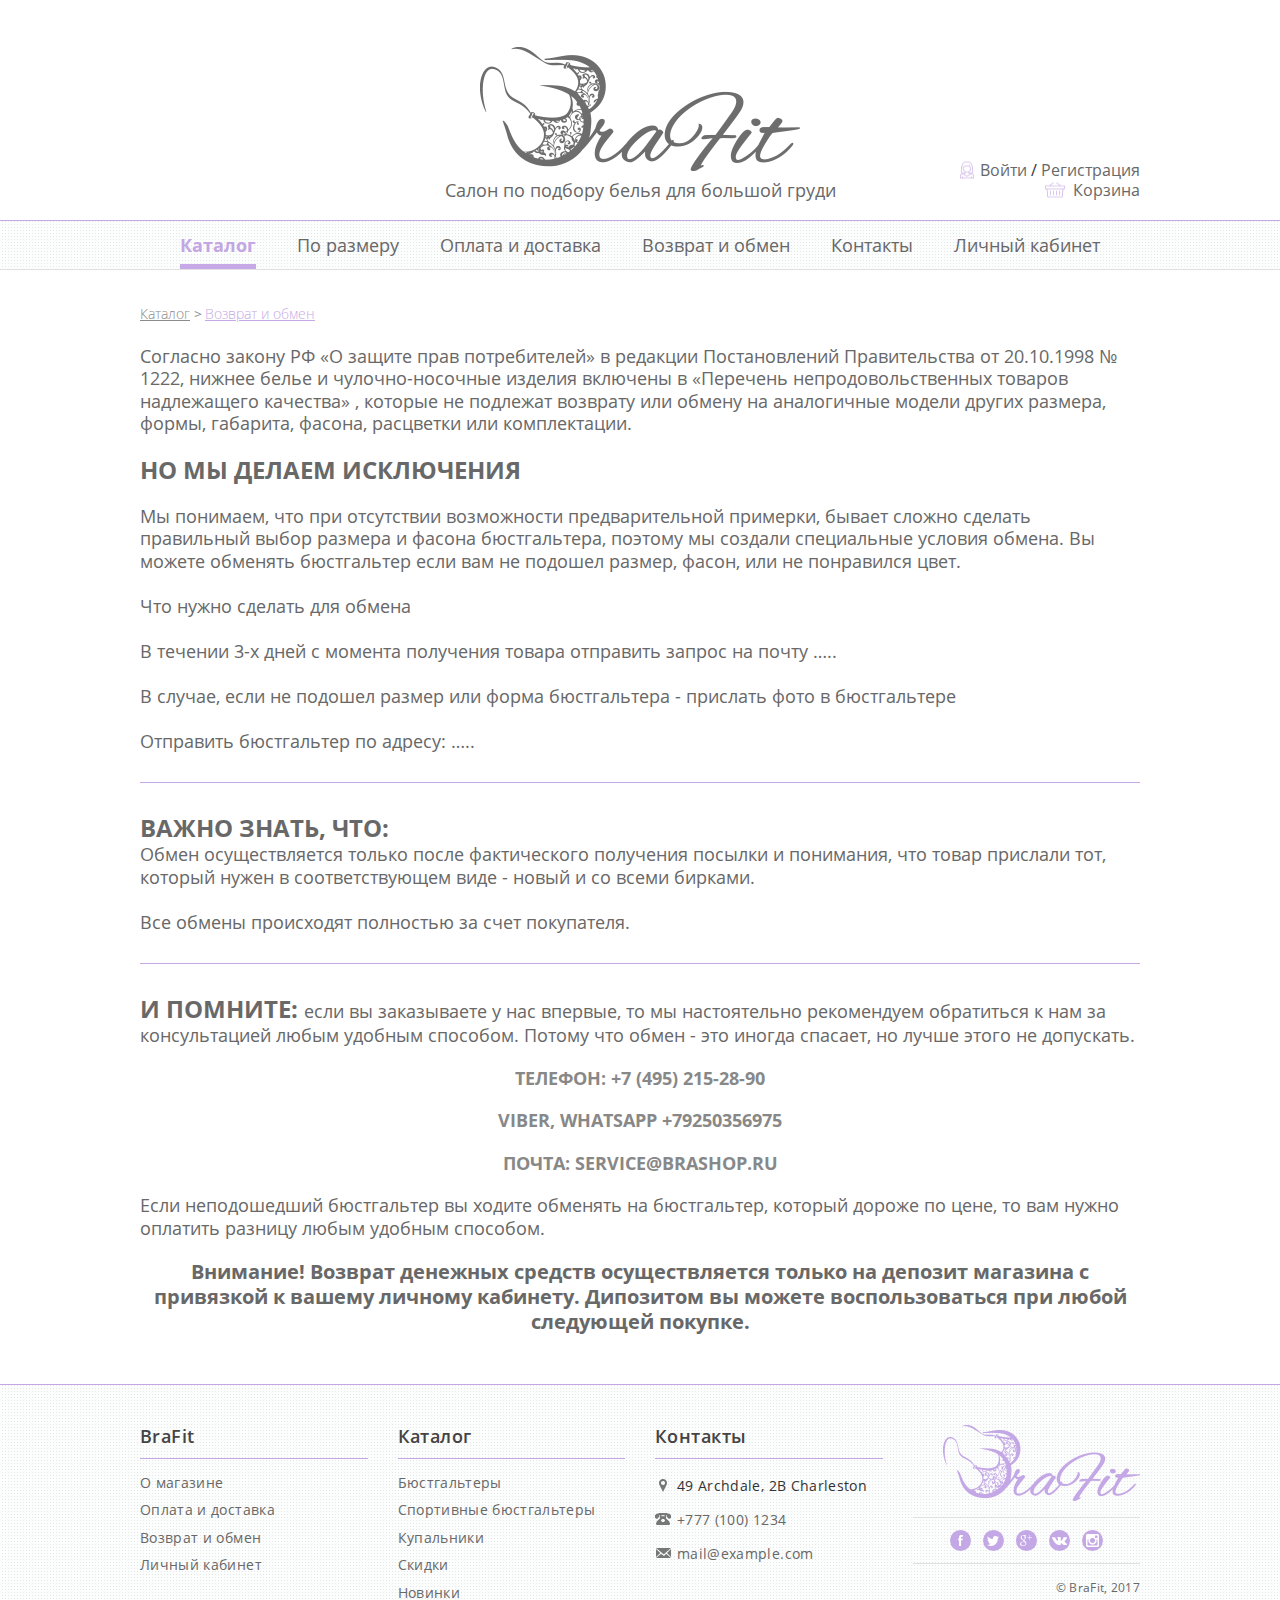
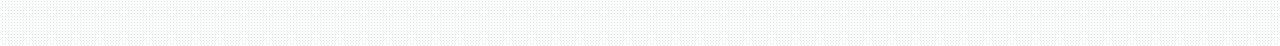
<file: app/returnandexchange.html>
<!DOCTYPE html>
<html lang="ru">
<head>
	<meta charset="UTF-8">

	<title>Заголовок</title>
<!--
	<link rel="shortcut icon" href="img/favicon/favicon.ico" type="image/x-icon">
	<link rel="icon" href="img/favicon/apple-touch-icon.png">
	<link rel="icon" sizes="72x72" href="img/favicon/apple-touch-icon-72x72.png">
	<link rel="icon" sizes="114x114" href="img/favicon/apple-touch-icon-114x114.png">
-->

	<meta http-equiv="X-UA-Compatible" content="IE=edge">
	<meta name="viewport" content="width=device-width, initial-scale=1">

	<!-- Styles -->
	<link rel="stylesheet" href="libs/bootstrap/bootstrap.min.css">
	<link rel="stylesheet" href="libs/OwlCarousel2/dist/assets/owl.carousel.min.css">
	<link rel="stylesheet" href="libs/fancybox/dist/jquery.fancybox.min.css">
	<link rel="stylesheet" href="css/fonts.css">
	<link rel="stylesheet" href="css/main.css">
	<link rel="stylesheet" href="css/media.css">
	<!-- End_Styles -->
</head>
<body>
	<header class="header">
		<div class="header__top">
			<div class="container">
				<div class="row">
					<div class="col-xs-6 hidden-sm hidden-md hidden-lg">
						<div class="header__h-mobmenu">
							<a href="#" class="h-mobmenu"></a>
						</div>
					</div>
					<div class="col-md-3 col-md-push-9 col-sm-12 col-xs-6">
						<!-- Не авторизированный пользователь -->
						<div class="header__right">
							<div class="header__h-prof">
								<a href="#" class="h-prof">
									Войти
								</a>
								/
								<a href="#" class="h-prof">
									Регистрация
								</a>
							</div>
							<div class="header__h-basket">
								<a href="#" class="h-basket">
									Корзина
								</a>
							</div>
						</div>
						<!-- Авторизированный пользователь -->
						<!--
						<div class="header__right">
							<div class="header__h-prof">
								<a href="#" class="h-prof">
									Здравствуйте, Кристина
								</a>
							</div>
							<div class="header__h-basket">
								<a href="#" class="h-basket">
									Корзина (1) 1500 р.
								</a>
							</div>
						</div>
						-->
					</div>
					<div class="col-md-6 col-sm-12 col-xs-12">
						<div class="header__h-logo">
							<a href="#" class="h-logo">
								<img src="img/h-logo.png" alt="brafit" class="h-logo__img">
								<span class="h-logo__description">
									Салон по подбору белья для большой груди
								</span>
							</a>
						</div>
					</div>
				</div>
			</div>
		</div>
		<div class="header__bottom">
			<div class="container">
				<div class="row">
					<div class="col-md-12">
						<div class="header__h-nav">
							<ul class="h-nav">
								<li class="h-nav__item active">
									<a href="#" class="h-nav__link">
										Каталог
									</a>
								</li>
								<li class="h-nav__item">
									<a href="#" class="h-nav__link">
										По размеру
									</a>
								</li>
								<li class="h-nav__item">
									<a href="#" class="h-nav__link">
										Оплата и доставка
									</a>
								</li>
								<li class="h-nav__item">
									<a href="#" class="h-nav__link">
										Возврат и обмен
									</a>
								</li>
								<li class="h-nav__item">
									<a href="#" class="h-nav__link">
										Контакты
									</a>
								</li>
								<li class="h-nav__item">
									<a href="#" class="h-nav__link">
										Личный кабинет
									</a>
								</li>
							</ul>
						</div>
					</div>
				</div>
			</div>
		</div>
	</header>
	<div class="page">
		<div class="page__path">
			<div class="container">
				<div class="row">
					<div class="col-md-12">
						<div class="page__p-path">
							<ul class="p-path">
								<li class="p-path__item">
									<a href="#" class="p-path__link">
										Каталог
									</a>
								</li>
								<li class="p-path__item">
									<span class="p-path__text">
										Возврат и обмен
									</span>
								</li>
							</ul>
						</div>
					</div>
				</div>
			</div>
		</div>
		<div class="page__content">
			<div class="container">
				<div class="row">
					<div class="col-md-12">
						<div class="page__p-rae page__p-rae-line">
							<p>
								Согласно закону РФ «О защите прав потребителей» в редакции Постановлений Правительства от 20.10.1998 № 1222, нижнее белье и чулочно-носочные изделия включены в «Перечень непродовольственных товаров надлежащего качества» , которые не подлежат возврату или обмену на аналогичные модели других размера, формы, габарита, фасона, расцветки или комплектации.
							</p><br>
							<h2>
								НО МЫ ДЕЛАЕМ ИСКЛЮЧЕНИя
							</h2><br>
							<p>
								Мы понимаем, что при отсутствии возможности предварительной примерки, бывает сложно сделать правильный выбор размера и фасона бюстгальтера, поэтому мы создали специальные условия обмена. Вы можете обменять бюстгальтер если вам не подошел размер, фасон, или не понравился цвет.<br><br>Что нужно сделать для обмена<br><br>В течении 3-х дней с момента получения товара отправить запрос на почту …..<br><br>В случае, если не подошел размер или форма бюстгальтера - прислать фото в бюстгальтере<br><br>Отправить бюстгальтер по адресу: …..
							</p>
						</div>
						<div class="page__p-rae page__p-rae-line">
							<h2>Важно знать, что:</h2>
							<p>
								Обмен осуществляется только после фактического получения посылки и понимания, что товар прислали тот, который нужен в соответствующем виде - новый и со всеми бирками.<br><br>Все обмены происходят полностью за счет покупателя. 
							</p>
						</div>
						<div class="page__p-rae">
							<p>
								<b>
									И помните:
								</b>
								если вы заказываете у нас впервые, то мы настоятельно рекомендуем обратиться к нам за консультацией любым удобным способом. Потому что обмен - это иногда спасает, но лучше этого не допускать.
							</p><br>
							<div style="text-align: center;">
								<span>
									Телефон: +7 (495) 215-28-90
								</span><br><br>
								<span>
									Viber, WhatsApp +79250356975
								</span><br><br>
								<span>
									Почта: service@brashop.ru
								</span><br><br>
							</div>
							<p>
								Если неподошедший бюстгальтер вы ходите обменять на бюстгальтер, который дороже по цене, то вам нужно оплатить разницу любым удобным способом.
							</p><br>
							<div style="text-align: center;">
								<strong>
									Внимание! Возврат денежных средств осуществляется только на депозит магазина с привязкой к вашему личному кабинету. Дипозитом вы можете воспользоваться при любой следующей покупке.
								</strong>
							</div>
						</div>
					</div>
				</div>
			</div>
		</div>
	</div>
	<footer class="footer">
		<div class="container">
			<div class="row">
				<div class="col-md-3 col-sm-3 col-xs-6">
					<div class="footer__f-subtitle">
						<b class="f-subtitle">
							BraFit
						</b>
					</div>
					<div class="footer__f-nav">
						<ul class="f-nav">
							<li class="f-nav__item">
								<a href="#" class="f-nav__link">
									О магазине
								</a>
							</li>
							<li class="f-nav__item">
								<a href="#" class="f-nav__link">
									Оплата и доставка
								</a>
							</li>
							<li class="f-nav__item">
								<a href="#" class="f-nav__link">
									Возврат и обмен
								</a>
							</li>
							<li class="f-nav__item">
								<a href="#" class="f-nav__link">
									Личный кабинет
								</a>
							</li>
						</ul>
					</div>
				</div>
				<div class="col-md-3 col-sm-3 col-xs-6">
					<div class="footer__f-subtitle">
						<b class="f-subtitle">
							Каталог
						</b>
					</div>
					<div class="footer__f-nav">
						<ul class="f-nav">
							<li class="f-nav__item">
								<a href="#" class="f-nav__link">
									Бюстгальтеры
								</a>
							</li>
							<li class="f-nav__item">
								<a href="#" class="f-nav__link">
									Спортивные бюстгальтеры
								</a>
							</li>
							<li class="f-nav__item">
								<a href="#" class="f-nav__link">
									Купальники
								</a>
							</li>
							<li class="f-nav__item">
								<a href="#" class="f-nav__link">
									Скидки
								</a>
							</li>
							<li class="f-nav__item">
								<a href="#" class="f-nav__link">
									Новинки
								</a>
							</li>
						</ul>
					</div>
				</div>
				<div class="col-md-3 col-sm-3 col-xs-6">
					<div class="footer__f-subtitle">
						<b class="f-subtitle">
							Контакты
						</b>
					</div>
					<div class="footer__f-nav">
						<ul class="f-nav f-nav-info">
							<li class="f-nav__item">
								<span class="f-nav__adr">
									49 Archdale, 2B Charleston
								</span>
							</li>
							<li class="f-nav__item">
								<a href="tel:+7771001234" class="f-nav__phone">
									+777 (100) 1234
								</a>
							</li>
							<li class="f-nav__item">
								<a href="mailto:mail@example.com" class="f-nav__email">
									mail@example.com
								</a>
							</li>
						</ul>
					</div>
				</div>
				<div class="col-md-3 col-sm-3 col-xs-6">
					<div class="footer__f-logo">
						<a href="#" class="f-logo">
							<img src="img/f-logo.png" alt="brafit" class="f-logo__img">
						</a>
					</div>
					<div class="footer__f-soc">
						<ul class="f-soc">
							<li class="f-soc__item">
								<a href="#" class="f-soc__link" style="background-image: url(img/social/1.png);"></a>
							</li>
							<li class="f-soc__item">
								<a href="#" class="f-soc__link" style="background-image: url(img/social/2.png);"></a>
							</li>
							<li class="f-soc__item">
								<a href="#" class="f-soc__link" style="background-image: url(img/social/3.png);"></a>
							</li>
							<li class="f-soc__item">
								<a href="#" class="f-soc__link" style="background-image: url(img/social/4.png);"></a>
							</li>
							<li class="f-soc__item">
								<a href="#" class="f-soc__link" style="background-image: url(img/social/5.png);"></a>
							</li>
						</ul>
					</div>
					<div class="footer__f-copy">
						<p class="f-copy">
							© BraFit, 2017
						</p>
					</div>
				</div>
			</div>
		</div>
	</footer>

	<div class="popup popup-manual" id="popupmanual">
		<div class="popup__wrapper">
			Lorem ipsum dolor sit amet, consectetur adipisicing elit. Vitae deserunt asperiores, accusantium expedita dolores quidem dolore aliquid similique dolorum soluta ad numquam sint quam rerum doloribus nam quas. Beatae, at!
		</div>
	</div>

	<!-- Scripts -->
	<script type="text/javascript" src="libs/jquery/jquery-3.2.1.min.js"></script>
	<script type="text/javascript" src="libs/OwlCarousel2/dist/owl.carousel.min.js"></script>
	<script type="text/javascript" src="libs/fancybox/dist/jquery.fancybox.min.js"></script>
	<script type="text/javascript" src="js/main.js"></script>
	<!-- End_Scripts -->
</body>
</html>
</file>
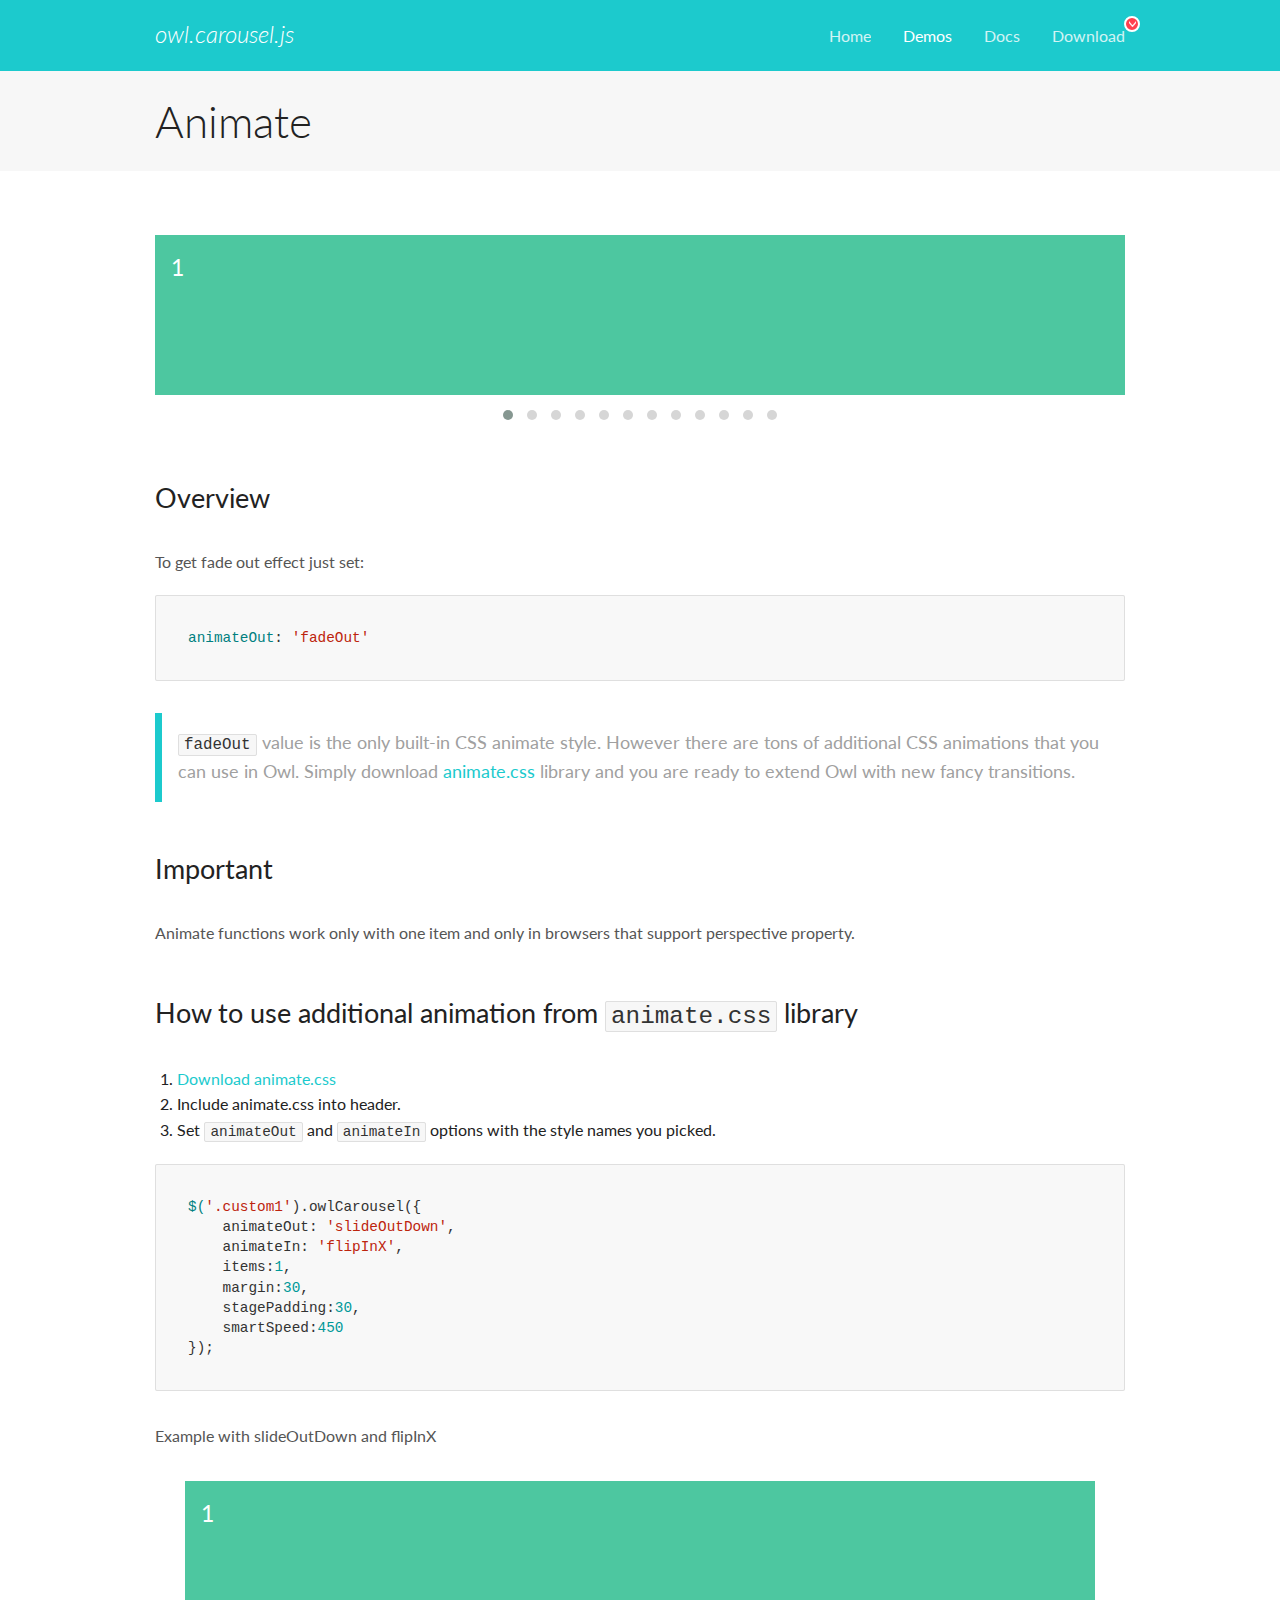
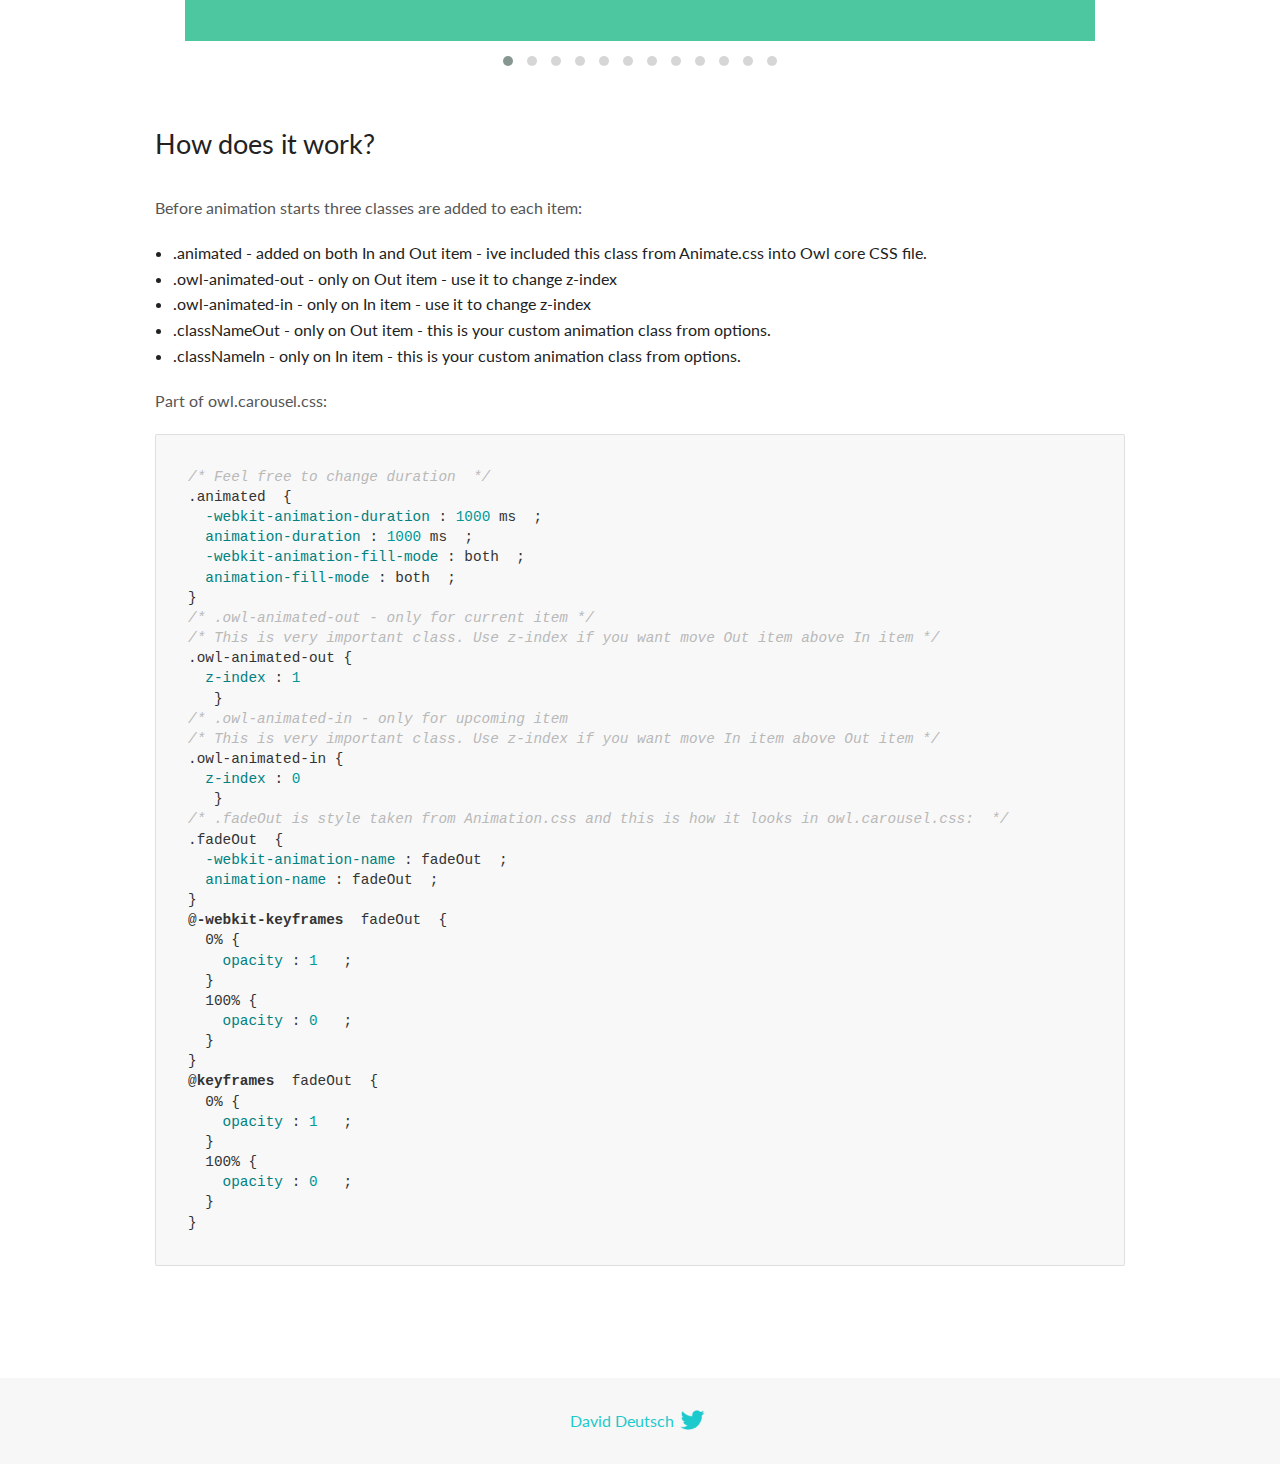
<file: app/libs/OwlCarousel2/docs/demos/animate.html>
<!DOCTYPE html>
<html lang="en">
  <head>

    <!-- head -->
    <meta charset="utf-8">
    <meta name="msapplication-tap-highlight" content="no" />
    <meta name="viewport" content="width=device-width, initial-scale=1.0" />
    <meta name="description" content="Animate carousel">
    <meta name="author" content="David Deutsch">
    <title>
      Animate Demo | Owl Carousel | 2.2.1
    </title>

    <!-- Stylesheets -->
    <link href='https://fonts.googleapis.com/css?family=Lato:300,400,700,400italic,300italic' rel='stylesheet' type='text/css'>
    <link rel="stylesheet" href="../assets/css/docs.theme.min.css">

    <!-- Owl Stylesheets -->
    <link rel="stylesheet" href="../assets/owlcarousel/assets/owl.carousel.min.css">
    <link rel="stylesheet" href="../assets/owlcarousel/assets/owl.theme.default.min.css">

    <!-- HTML5 shim and Respond.js IE8 support of HTML5 elements and media queries -->

    <!--[if lt IE 9]>
      <script src="https://oss.maxcdn.com/libs/html5shiv/3.7.0/html5shiv.js"></script>
      <script src="https://oss.maxcdn.com/libs/respond.js/1.3.0/respond.min.js"></script>
    <![endif]-->

    <!-- Favicons -->
    <link rel="apple-touch-icon-precomposed" sizes="144x144" href="../assets/ico/apple-touch-icon-144-precomposed.png">
    <link rel="shortcut icon" href="../assets/ico/favicon.png">
    <link rel="shortcut icon" href="favicon.ico">

    <!-- Yeah i know js should not be in header. Its required for demos.-->

    <!-- javascript -->
    <script src="../assets/vendors/jquery.min.js"></script>
    <script src="../assets/owlcarousel/owl.carousel.js"></script>
  </head>
  <body>

    <!-- header -->
    <header class="header">
      <div class="row">
        <div class="large-12 columns">
          <div class="brand left">
            <h3>
              <a href="/OwlCarousel2/">owl.carousel.js</a> 
            </h3>
          </div>
          <a id="toggle-nav" class="right">
            <span></span> <span></span> <span></span> 
          </a> 
          <div class="nav-bar">
            <ul class="clearfix">
              <li> <a href="/OwlCarousel2/index.html">Home</a>  </li>
              <li class="active">
                <a href="/OwlCarousel2/demos/demos.html">Demos</a> 
              </li>
              <li> <a href="/OwlCarousel2/docs/started-welcome.html">Docs</a>  </li>
              <li>
                <a href="https://github.com/OwlCarousel2/OwlCarousel2/archive/2.2.1.zip">Download</a> 
                <span class="download"></span> 
              </li>
            </ul>
          </div>
        </div>
      </div>
    </header>

    <!-- title -->
    <section class="title">
      <div class="row">
        <div class="large-12 columns">
          <h1>Animate</h1>
        </div>
      </div>
    </section>

    <!--  Demos -->
    <section id="demos">
      <div class="row">
        <div class="large-12 columns">
          <div class="fadeOut owl-carousel owl-theme">
            <div class="item">
              <h4>1</h4>
            </div>
            <div class="item">
              <h4>2</h4>
            </div>
            <div class="item">
              <h4>3</h4>
            </div>
            <div class="item">
              <h4>4</h4>
            </div>
            <div class="item">
              <h4>5</h4>
            </div>
            <div class="item">
              <h4>6</h4>
            </div>
            <div class="item">
              <h4>7</h4>
            </div>
            <div class="item">
              <h4>8</h4>
            </div>
            <div class="item">
              <h4>9</h4>
            </div>
            <div class="item">
              <h4>10</h4>
            </div>
            <div class="item">
              <h4>11</h4>
            </div>
            <div class="item">
              <h4>12</h4>
            </div>
          </div>
          <h3 id="overview">Overview</h3>
          <p>To get fade out effect just set:</p>
          <pre><code>animateOut: &#39;fadeOut&#39;</code></pre>
          <blockquote>
            <p><code>fadeOut</code> value is the only built-in CSS animate style. However there are tons of additional CSS animations that you can use in Owl. Simply download
              <a href="https://daneden.github.io/animate.css/">animate.css</a>  library and you are ready to extend Owl with new fancy transitions.</p>
          </blockquote>
          <h3 id="important">Important</h3>
          <p>Animate functions work only with one item and only in browsers that support perspective property.</p>
          <h3 id="how-to-use-additional-animation-from-animate-css-library">How to use additional animation from <code>animate.css</code> library</h3>
          <ol>
            <li> <a href="https://daneden.github.io/animate.css/">Download animate.css</a>  </li>
            <li>Include animate.css into header.</li>
            <li>Set <code>animateOut</code> and <code>animateIn</code> options with the style names you picked.</li>
          </ol>
          <pre><code>$(&#39;.custom1&#39;).owlCarousel({
    animateOut: &#39;slideOutDown&#39;,
    animateIn: &#39;flipInX&#39;,
    items:1,
    margin:30,
    stagePadding:30,
    smartSpeed:450
});</code></pre>
          <p>Example with slideOutDown and flipInX</p>
          <div class="custom1 owl-carousel owl-theme">
            <div class="item">
              <h4>1</h4>
            </div>
            <div class="item">
              <h4>2</h4>
            </div>
            <div class="item">
              <h4>3</h4>
            </div>
            <div class="item">
              <h4>4</h4>
            </div>
            <div class="item">
              <h4>5</h4>
            </div>
            <div class="item">
              <h4>6</h4>
            </div>
            <div class="item">
              <h4>7</h4>
            </div>
            <div class="item">
              <h4>8</h4>
            </div>
            <div class="item">
              <h4>9</h4>
            </div>
            <div class="item">
              <h4>10</h4>
            </div>
            <div class="item">
              <h4>11</h4>
            </div>
            <div class="item">
              <h4>12</h4>
            </div>
          </div>
          <h3 id="how-does-it-work-">How does it work?</h3>
          <p>Before animation starts three classes are added to each item:</p>
          <ul>
            <li>.animated - added on both In and Out item - ive included this class from Animate.css into Owl core CSS file.</li>
            <li>.owl-animated-out - only on Out item - use it to change z-index</li>
            <li>.owl-animated-in - only on In item - use it to change z-index</li>
            <li>.classNameOut - only on Out item - this is your custom animation class from options.</li>
            <li>.classNameIn - only on In item - this is your custom animation class from options.</li>
          </ul>
          <p>Part of owl.carousel.css:</p>
          <pre><code class="language-css"><span class="comment">/* Feel free to change duration  */</span> 
<span class="class">.animated</span>  <span class="rules">{
  <span class="rule"><span class="attribute">-webkit-animation-duration</span> :<span class="value"> <span class="number">1000</span> ms</span> </span> ;
  <span class="rule"><span class="attribute">animation-duration</span> :<span class="value"> <span class="number">1000</span> ms</span> </span> ;
  <span class="rule"><span class="attribute">-webkit-animation-fill-mode</span> :<span class="value"> both</span> </span> ;
  <span class="rule"><span class="attribute">animation-fill-mode</span> :<span class="value"> both</span> </span> ;
<span class="rule">}</span> </span> 
<span class="comment">/* .owl-animated-out - only for current item */</span> 
<span class="comment">/* This is very important class. Use z-index if you want move Out item above In item */</span> 
<span class="class">.owl-animated-out</span> <span class="rules">{
  <span class="rule"><span class="attribute">z-index</span> :<span class="value"> <span class="number">1</span> 
</span> </span> </span> }
<span class="comment">/* .owl-animated-in - only for upcoming item
/* This is very important class. Use z-index if you want move In item above Out item */</span> 
<span class="class">.owl-animated-in</span> <span class="rules">{
  <span class="rule"><span class="attribute">z-index</span> :<span class="value"> <span class="number">0</span> 
</span> </span> </span> }
<span class="comment">/* .fadeOut is style taken from Animation.css and this is how it looks in owl.carousel.css:  */</span> 
<span class="class">.fadeOut</span>  <span class="rules">{
  <span class="rule"><span class="attribute">-webkit-animation-name</span> :<span class="value"> fadeOut</span> </span> ;
  <span class="rule"><span class="attribute">animation-name</span> :<span class="value"> fadeOut</span> </span> ;
<span class="rule">}</span> </span> 
<span class="at_rule">@<span class="keyword">-webkit-keyframes</span>  fadeOut </span> {
  0% <span class="rules">{
    <span class="rule"><span class="attribute">opacity</span> :<span class="value"> <span class="number">1</span> </span> </span> ;
  <span class="rule">}</span> </span> 
  100% <span class="rules">{
    <span class="rule"><span class="attribute">opacity</span> :<span class="value"> <span class="number">0</span> </span> </span> ;
  <span class="rule">}</span> </span> 
}
<span class="at_rule">@<span class="keyword">keyframes</span>  fadeOut </span> {
  0% <span class="rules">{
    <span class="rule"><span class="attribute">opacity</span> :<span class="value"> <span class="number">1</span> </span> </span> ;
  <span class="rule">}</span> </span> 
  100% <span class="rules">{
    <span class="rule"><span class="attribute">opacity</span> :<span class="value"> <span class="number">0</span> </span> </span> ;
  <span class="rule">}</span> </span> 
}</code></pre>
          <link rel="stylesheet" href="../assets/css/animate.css">
          <script>
            jQuery(document).ready(function($) {
              $('.fadeOut').owlCarousel({
                items: 1,
                animateOut: 'fadeOut',
                loop: true,
                margin: 10,
              });
              $('.custom1').owlCarousel({
                animateOut: 'slideOutDown',
                animateIn: 'flipInX',
                items: 1,
                margin: 30,
                stagePadding: 30,
                smartSpeed: 450
              });
            });
          </script>
        </div>
      </div>
    </section>

    <!-- footer -->
    <footer class="footer">
      <div class="row">
        <div class="large-12 columns">
          <h5>
            <a href="/OwlCarousel2/docs/support-contact.html">David Deutsch</a> 
            <a id="custom-tweet-button" href="https://twitter.com/share?url=https://github.com/OwlCarousel2/OwlCarousel2&text=Owl Carousel - This is so awesome! " target="_blank"></a> 
          </h5>
        </div>
      </div>
    </footer>

    <!-- vendors -->
    <script src="../assets/vendors/highlight.js"></script>
    <script src="../assets/js/app.js"></script>
  </body>
</html>
</file>
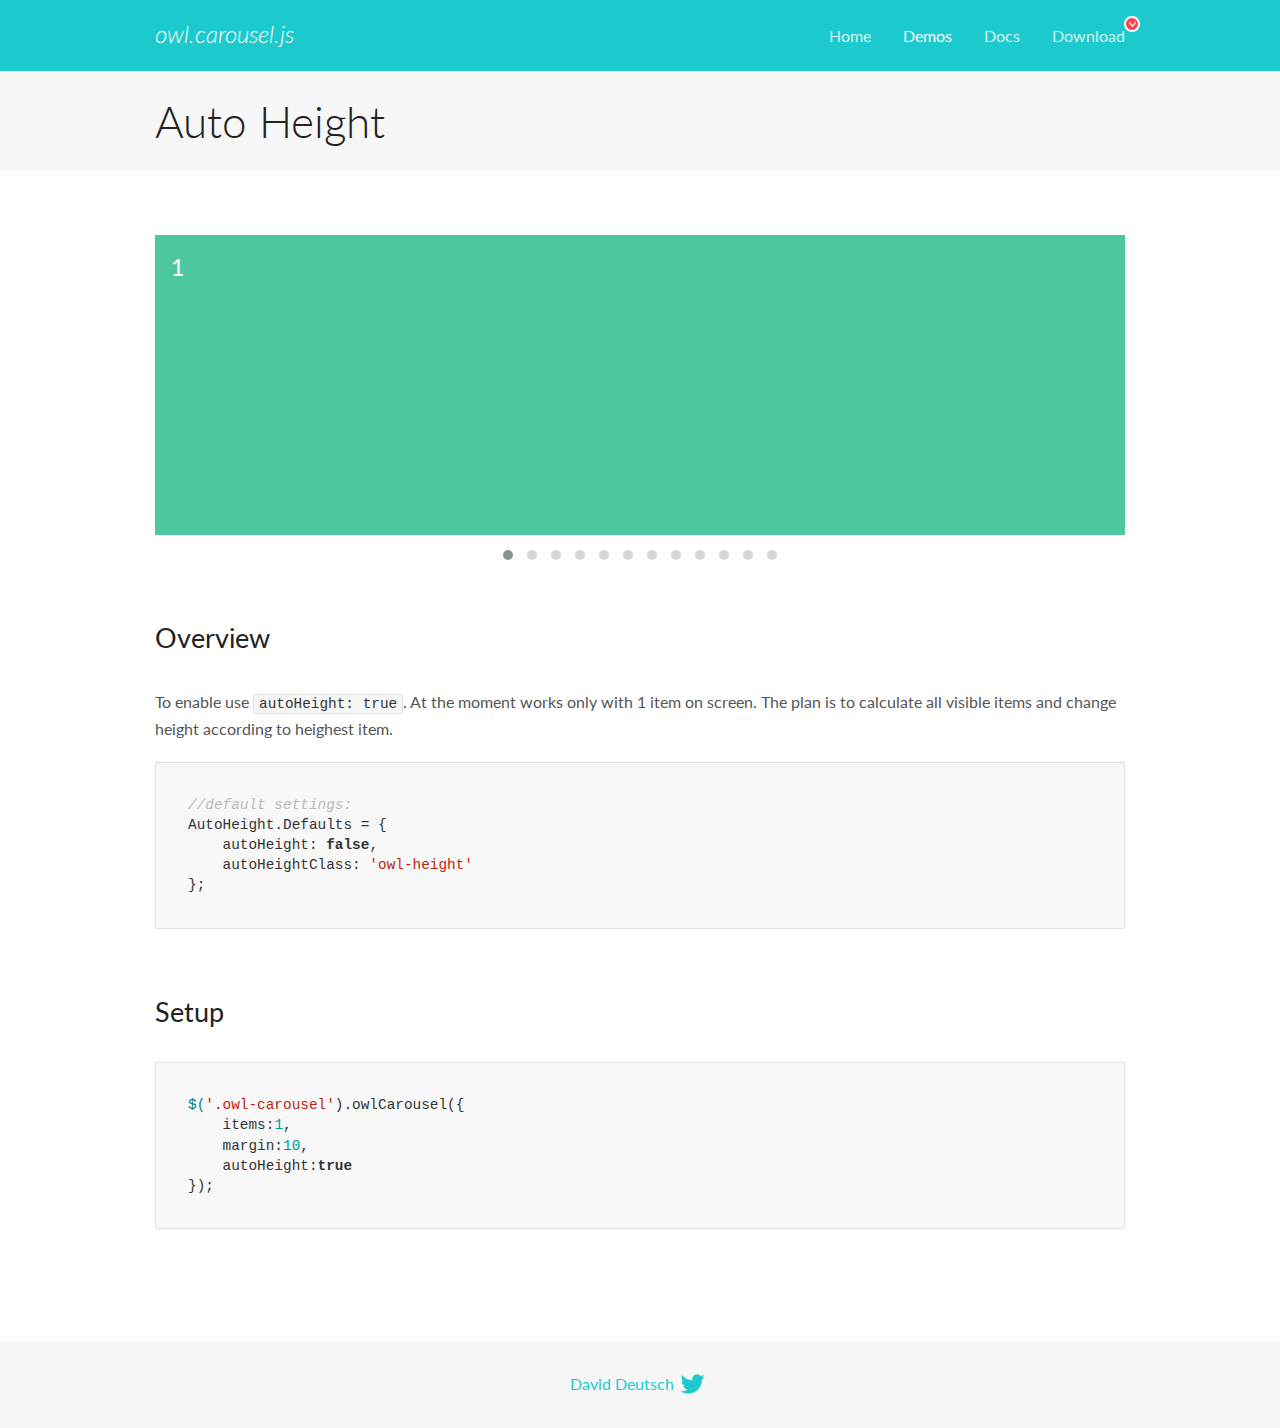
<file: app/libs/OwlCarousel2/docs/demos/autoheight.html>
<!DOCTYPE html>
<html lang="en">
  <head>

    <!-- head -->
    <meta charset="utf-8">
    <meta name="msapplication-tap-highlight" content="no" />
    <meta name="viewport" content="width=device-width, initial-scale=1.0" />
    <meta name="description" content="autoHeight usage demo">
    <meta name="author" content="David Deutsch">
    <title>
      Auto Height Demo | Owl Carousel | 2.2.1
    </title>

    <!-- Stylesheets -->
    <link href='https://fonts.googleapis.com/css?family=Lato:300,400,700,400italic,300italic' rel='stylesheet' type='text/css'>
    <link rel="stylesheet" href="../assets/css/docs.theme.min.css">

    <!-- Owl Stylesheets -->
    <link rel="stylesheet" href="../assets/owlcarousel/assets/owl.carousel.min.css">
    <link rel="stylesheet" href="../assets/owlcarousel/assets/owl.theme.default.min.css">

    <!-- HTML5 shim and Respond.js IE8 support of HTML5 elements and media queries -->

    <!--[if lt IE 9]>
      <script src="https://oss.maxcdn.com/libs/html5shiv/3.7.0/html5shiv.js"></script>
      <script src="https://oss.maxcdn.com/libs/respond.js/1.3.0/respond.min.js"></script>
    <![endif]-->

    <!-- Favicons -->
    <link rel="apple-touch-icon-precomposed" sizes="144x144" href="../assets/ico/apple-touch-icon-144-precomposed.png">
    <link rel="shortcut icon" href="../assets/ico/favicon.png">
    <link rel="shortcut icon" href="favicon.ico">

    <!-- Yeah i know js should not be in header. Its required for demos.-->

    <!-- javascript -->
    <script src="../assets/vendors/jquery.min.js"></script>
    <script src="../assets/owlcarousel/owl.carousel.js"></script>
  </head>
  <body>

    <!-- header -->
    <header class="header">
      <div class="row">
        <div class="large-12 columns">
          <div class="brand left">
            <h3>
              <a href="/OwlCarousel2/">owl.carousel.js</a> 
            </h3>
          </div>
          <a id="toggle-nav" class="right">
            <span></span> <span></span> <span></span> 
          </a> 
          <div class="nav-bar">
            <ul class="clearfix">
              <li> <a href="/OwlCarousel2/index.html">Home</a>  </li>
              <li class="active">
                <a href="/OwlCarousel2/demos/demos.html">Demos</a> 
              </li>
              <li> <a href="/OwlCarousel2/docs/started-welcome.html">Docs</a>  </li>
              <li>
                <a href="https://github.com/OwlCarousel2/OwlCarousel2/archive/2.2.1.zip">Download</a> 
                <span class="download"></span> 
              </li>
            </ul>
          </div>
        </div>
      </div>
    </header>

    <!-- title -->
    <section class="title">
      <div class="row">
        <div class="large-12 columns">
          <h1>Auto Height</h1>
        </div>
      </div>
    </section>

    <!--  Demos -->
    <section id="demos">
      <div class="row">
        <div class="large-12 columns">
          <div class="owl-carousel owl-theme">
            <div class="item" style="height:300px">
              <h4>1</h4>
            </div>
            <div class="item" style="height:100px">
              <h4>2</h4>
            </div>
            <div class="item" style="height:500px">
              <h4>3</h4>
            </div>
            <div class="item" style="height:250px">
              <h4>4</h4>
            </div>
            <div class="item" style="height:400px">
              <h4>5</h4>
            </div>
            <div class="item" style="height:500px">
              <h4>6</h4>
            </div>
            <div class="item" style="height:600px">
              <h4>7</h4>
            </div>
            <div class="item" style="height:400px">
              <h4>8</h4>
            </div>
            <div class="item" style="height:300px">
              <h4>9</h4>
            </div>
            <div class="item" style="height:350px">
              <h4>10</h4>
            </div>
            <div class="item" style="height:200px">
              <h4>11</h4>
            </div>
            <div class="item" style="height:150px">
              <h4>12</h4>
            </div>
          </div>
          <h3 id="overview">Overview</h3>
          <p>To enable use <code>autoHeight: true</code>. At the moment works only with 1 item on screen. The plan is to calculate all visible items and change height according to heighest item.</p>
          <pre><code>//default settings:
AutoHeight.Defaults = {
    autoHeight: false,
    autoHeightClass: &#39;owl-height&#39;
};</code></pre>
          <h3 id="setup">Setup</h3>
          <pre><code>$(&#39;.owl-carousel&#39;).owlCarousel({
    items:1,
    margin:10,
    autoHeight:true
});</code></pre>
          <script>
            $(document).ready(function() {
              $('.owl-carousel').owlCarousel({
                items: 1,
                margin: 10,
                autoHeight: true
              });
            })
          </script>
        </div>
      </div>
    </section>

    <!-- footer -->
    <footer class="footer">
      <div class="row">
        <div class="large-12 columns">
          <h5>
            <a href="/OwlCarousel2/docs/support-contact.html">David Deutsch</a> 
            <a id="custom-tweet-button" href="https://twitter.com/share?url=https://github.com/OwlCarousel2/OwlCarousel2&text=Owl Carousel - This is so awesome! " target="_blank"></a> 
          </h5>
        </div>
      </div>
    </footer>

    <!-- vendors -->
    <script src="../assets/vendors/highlight.js"></script>
    <script src="../assets/js/app.js"></script>
  </body>
</html>
</file>
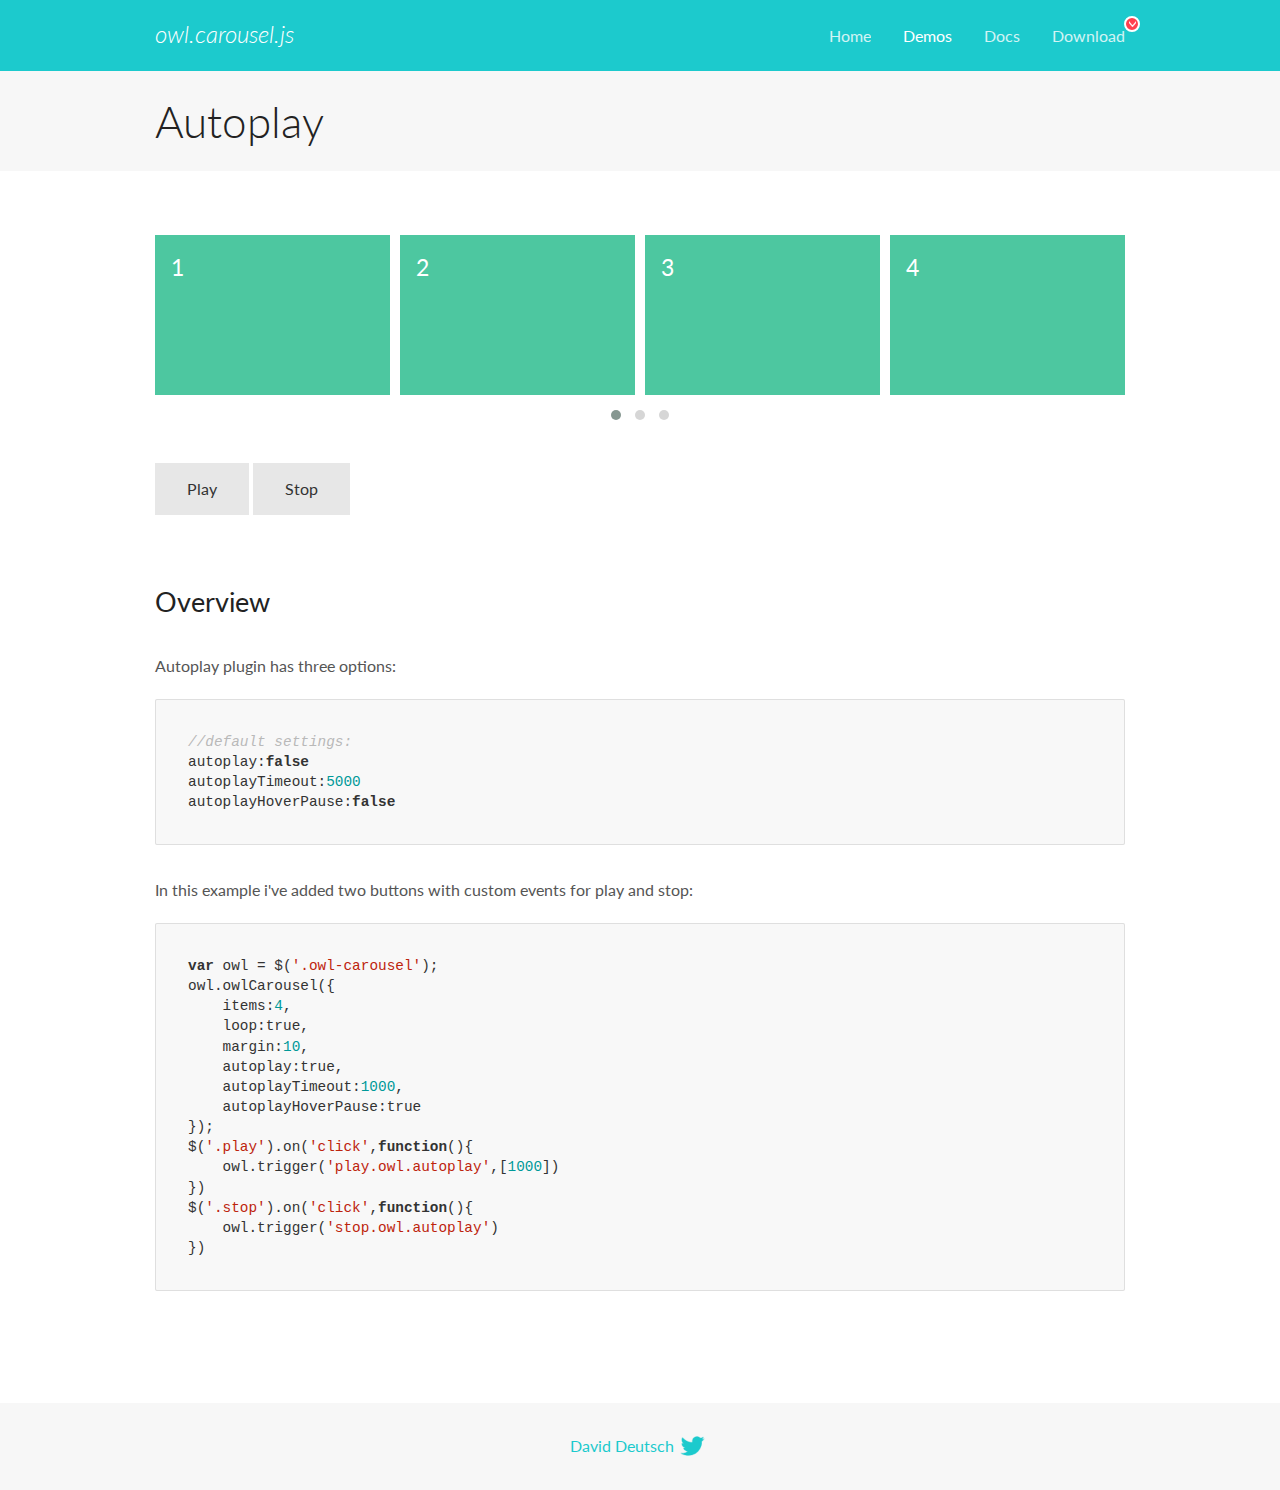
<file: app/libs/OwlCarousel2/docs/demos/autoplay.html>
<!DOCTYPE html>
<html lang="en">
  <head>

    <!-- head -->
    <meta charset="utf-8">
    <meta name="msapplication-tap-highlight" content="no" />
    <meta name="viewport" content="width=device-width, initial-scale=1.0" />
    <meta name="description" content="Autoplay usage demo">
    <meta name="author" content="David Deutsch">
    <title>
      Autoplay Demo | Owl Carousel | 2.2.1
    </title>

    <!-- Stylesheets -->
    <link href='https://fonts.googleapis.com/css?family=Lato:300,400,700,400italic,300italic' rel='stylesheet' type='text/css'>
    <link rel="stylesheet" href="../assets/css/docs.theme.min.css">

    <!-- Owl Stylesheets -->
    <link rel="stylesheet" href="../assets/owlcarousel/assets/owl.carousel.min.css">
    <link rel="stylesheet" href="../assets/owlcarousel/assets/owl.theme.default.min.css">

    <!-- HTML5 shim and Respond.js IE8 support of HTML5 elements and media queries -->

    <!--[if lt IE 9]>
      <script src="https://oss.maxcdn.com/libs/html5shiv/3.7.0/html5shiv.js"></script>
      <script src="https://oss.maxcdn.com/libs/respond.js/1.3.0/respond.min.js"></script>
    <![endif]-->

    <!-- Favicons -->
    <link rel="apple-touch-icon-precomposed" sizes="144x144" href="../assets/ico/apple-touch-icon-144-precomposed.png">
    <link rel="shortcut icon" href="../assets/ico/favicon.png">
    <link rel="shortcut icon" href="favicon.ico">

    <!-- Yeah i know js should not be in header. Its required for demos.-->

    <!-- javascript -->
    <script src="../assets/vendors/jquery.min.js"></script>
    <script src="../assets/owlcarousel/owl.carousel.js"></script>
  </head>
  <body>

    <!-- header -->
    <header class="header">
      <div class="row">
        <div class="large-12 columns">
          <div class="brand left">
            <h3>
              <a href="/OwlCarousel2/">owl.carousel.js</a> 
            </h3>
          </div>
          <a id="toggle-nav" class="right">
            <span></span> <span></span> <span></span> 
          </a> 
          <div class="nav-bar">
            <ul class="clearfix">
              <li> <a href="/OwlCarousel2/index.html">Home</a>  </li>
              <li class="active">
                <a href="/OwlCarousel2/demos/demos.html">Demos</a> 
              </li>
              <li> <a href="/OwlCarousel2/docs/started-welcome.html">Docs</a>  </li>
              <li>
                <a href="https://github.com/OwlCarousel2/OwlCarousel2/archive/2.2.1.zip">Download</a> 
                <span class="download"></span> 
              </li>
            </ul>
          </div>
        </div>
      </div>
    </header>

    <!-- title -->
    <section class="title">
      <div class="row">
        <div class="large-12 columns">
          <h1>Autoplay</h1>
        </div>
      </div>
    </section>

    <!--  Demos -->
    <section id="demos">
      <div class="row">
        <div class="large-12 columns">
          <div class="owl-carousel owl-theme">
            <div class="item">
              <h4>1</h4>
            </div>
            <div class="item">
              <h4>2</h4>
            </div>
            <div class="item">
              <h4>3</h4>
            </div>
            <div class="item">
              <h4>4</h4>
            </div>
            <div class="item">
              <h4>5</h4>
            </div>
            <div class="item">
              <h4>6</h4>
            </div>
            <div class="item">
              <h4>7</h4>
            </div>
            <div class="item">
              <h4>8</h4>
            </div>
            <div class="item">
              <h4>9</h4>
            </div>
            <div class="item">
              <h4>10</h4>
            </div>
            <div class="item">
              <h4>11</h4>
            </div>
            <div class="item">
              <h4>12</h4>
            </div>
          </div>
          <a class="button secondary play">Play</a> 
          <a class="button secondary stop">Stop</a> 
          <h3 id="overview">Overview</h3>
          <p>Autoplay plugin has three options:</p>
          <pre><code>//default settings:
autoplay:false
autoplayTimeout:5000
autoplayHoverPause:false</code></pre>
          <p>In this example i&#39;ve added two buttons with custom events for play and stop:</p>
          <pre><code>var owl = $(&#39;.owl-carousel&#39;);
owl.owlCarousel({
    items:4,
    loop:true,
    margin:10,
    autoplay:true,
    autoplayTimeout:1000,
    autoplayHoverPause:true
});
$(&#39;.play&#39;).on(&#39;click&#39;,function(){
    owl.trigger(&#39;play.owl.autoplay&#39;,[1000])
})
$(&#39;.stop&#39;).on(&#39;click&#39;,function(){
    owl.trigger(&#39;stop.owl.autoplay&#39;)
})</code></pre>
          <script>
            $(document).ready(function() {
              var owl = $('.owl-carousel');
              owl.owlCarousel({
                items: 4,
                loop: true,
                margin: 10,
                autoplay: true,
                autoplayTimeout: 1000,
                autoplayHoverPause: true
              });
              $('.play').on('click', function() {
                owl.trigger('play.owl.autoplay', [1000])
              })
              $('.stop').on('click', function() {
                owl.trigger('stop.owl.autoplay')
              })
            })
          </script>
        </div>
      </div>
    </section>

    <!-- footer -->
    <footer class="footer">
      <div class="row">
        <div class="large-12 columns">
          <h5>
            <a href="/OwlCarousel2/docs/support-contact.html">David Deutsch</a> 
            <a id="custom-tweet-button" href="https://twitter.com/share?url=https://github.com/OwlCarousel2/OwlCarousel2&text=Owl Carousel - This is so awesome! " target="_blank"></a> 
          </h5>
        </div>
      </div>
    </footer>

    <!-- vendors -->
    <script src="../assets/vendors/highlight.js"></script>
    <script src="../assets/js/app.js"></script>
  </body>
</html>
</file>
<file: app/css/fonts.css>
/* font-family: "OpenSansRegular" */
@font-face {
  font-family: "OpenSansRegular";
  src: url("../fonts/OpenSans/OpenSansRegular.ttf");
}

/* font-family: "OpenSansLight" */
@font-face {
  font-family: "OpenSansLight";
  src: url("../fonts/OpenSans/OpenSansLight.ttf");
}

/* font-family: "OpenSansSemibold" */
@font-face {
  font-family: "OpenSansSemibold";
  src: url("../fonts/OpenSans/OpenSansSemibold.ttf");
}

/* font-family: "OpenSansBold" */
@font-face {
  font-family: "OpenSansBold";
  src: url("../fonts/OpenSans/OpenSansBold.ttf");
}

/* font-family: "OpenSansItalic" */
@font-face {
  font-family: "OpenSansItalic";
  src: url("../fonts/OpenSans/OpenSansItalic.ttf");
}
</file>
<file: app/css/main.css>
@charset "UTF-8";
/*Сброс*/
html, body, div, span, object, iframe,
h1, h2, h3, h4, h5, h6, p, blockquote, pre,
a, abbr, acronym, address, big, cite, code,
del, dfn, em, img, ins, kbd, q, samp, small,
strike, strong, sub, sup, tt, var, b, i,
dl, dt, dd, ol, ul, li, fieldset, form,
label, legend, table, caption, tbody, tfoot,
thead, tr, th, td, article, aside, canvas,
details, embed, figure, figcaption, footer,
header, hgroup, nav, output, ruby, section,
time, mark, audio, video {
  margin: 0;
  padding: 0;
  border: 0;
  font-size: 100%;
  font: inherit;
  vertical-align: baseline;
}

button, button:active, button:focus,
input, input:active, input:focus {
  outline: none;
}

ol, ul {
  list-style: none;
}

.hidden {
  display: none;
}

input[type="number"]::-webkit-outer-spin-button,
input[type="number"]::-webkit-inner-spin-button {
  -webkit-appearance: none;
  margin: 0;
}

.owl-dots {
  text-align: center;
  position: absolute;
  bottom: 10px;
  left: 0;
  right: 0;
}

.owl-dots div {
  width: 10px;
  height: 10px;
  border-radius: 50%;
  border: 1px solid #9f9e9e;
  display: inline-block;
  background-color: #fff;
  margin: 0 5px;
}

.owl-dot.active {
  background-color: #c4a8e5;
  border-color: #c4a8e5;
}

.btn {
  height: 40px;
  background-color: #fff;
  padding: 0 58px;
  line-height: 40px;
  text-transform: uppercase;
  text-align: center;
  border-radius: 2px;
  display: inline-block;
  color: #634389;
  font-size: 18px;
}

.btn:hover, .btn:active, .btn:focus {
  text-decoration: none;
  background-color: #634389;
  color: #fff;
}

.btn:active {
  background-color: #fff;
  color: #634389;
}

.owl-nav div {
  text-indent: -9999px;
  width: 30px;
  height: 30px;
  background-color: #b8b8b8;
  position: absolute;
  top: 50%;
  margin-top: -15px;
  z-index: 2;
}

.owl-prev {
  left: 20px;
}

.owl-prev::after {
  content: '';
  display: block;
  position: absolute;
  height: 0;
  width: 0;
  border-bottom: 9.5px solid transparent;
  border-right: 9.5px solid #fff;
  border-top: 9.5px solid transparent;
  left: 50%;
  transform: translateX(-50%);
  -webkit-transform: translateX(-50%);
  top: 5.5px;
}

.owl-next {
  right: 20px;
}

.owl-next::after {
  content: '';
  display: block;
  position: absolute;
  height: 0;
  width: 0;
  border-bottom: 9.5px solid transparent;
  border-left: 9.5px solid #fff;
  border-top: 9.5px solid transparent;
  left: 50%;
  transform: translateX(-50%);
  -webkit-transform: translateX(-50%);
  top: 5.5px;
}

/*Внешние блоки*/
body {
  font-size: 16px;
  min-width: 320px;
  position: relative;
  line-height: 1.25;
  font-family: "OpenSansRegular", sans-serif;
  overflow-x: hidden;
}

.header__top {
  padding-bottom: 20px;
  padding-top: 47px;
}

.header__h-logo {
  text-align: center;
}

.header__right {
  padding-top: 113px;
  text-align: right;
}

.header__bottom {
  height: 50px;
  border-top: 1px solid #c4a8e5;
  border-bottom: 1px solid #e0e0e0;
  background-image: url(../img/icon/patern.png);
  background-repeat: repeat;
  background-position: 0 0;
}

.page__p-filter {
  padding: 40px 0;
}

.page__p-slider {
  padding-bottom: 50px;
}

.page__p-categories {
  padding-bottom: 50px;
}

.page__categories .row, .page__pickingsalon .row {
  margin-left: -25px;
  margin-right: -25px;
}

.page__categories .col-md-6, .page__pickingsalon .col-md-6 {
  padding-left: 25px;
  padding-right: 25px;
}

.page__pickingsalon {
  background-repeat: no-repeat;
  background-position: center center;
  background-size: auto 160%;
  position: relative;
  padding-top: 40px;
  padding-bottom: 50px;
}

.page__pickingsalon::after {
  content: '';
  display: block;
  position: absolute;
  left: 0;
  right: 0;
  top: 0;
  bottom: 0;
  width: 100%;
  height: 100%;
  display: block;
  background-color: rgba(117, 90, 162, 0.54);
}

.page__p-pickingsalon {
  position: relative;
  z-index: 1;
  padding-bottom: 36px;
}

.page__p-pickingsalon-center {
  text-align: center;
}

.page__p-pickingsalon-left {
  text-align: right;
}

.page__p-pickingsalon-left .p-filter__input {
  width: 70%;
}

.page__p-pickingsalon-right {
  text-align: left;
}

.page__p-pickingsalon-right .p-filter__input {
  width: 70%;
}

.page__p-center {
  text-align: center;
  position: relative;
  z-index: 1;
}

.page__p-path {
  padding-top: 35px;
  padding-bottom: 22px;
}

.page__p-rae-line {
  padding-bottom: 61px;
  position: relative;
}

.page__p-rae-line::after {
  content: '';
  height: 1px;
  width: 100%;
  left: 0;
  position: absolute;
  bottom: 30px;
  right: 0;
  background-color: #c6a9e6;
  display: block;
}

.page__p-rae p {
  color: #686868;
  font-size: 18px;
}

.page__p-rae h2 {
  color: #686868;
  font-size: 24px;
  text-transform: uppercase;
  font-family: "OpenSansBold", sans-serif;
}

.page__p-rae b {
  color: #686868;
  font-size: 24px;
  text-transform: uppercase;
  font-family: "OpenSansBold", sans-serif;
  display: inline;
}

.page__p-rae strong {
  font-size: 20px;
  color: #686868;
  font-family: "OpenSansBold", sans-serif;
}

.page__p-rae span {
  color: #888;
  font-size: 18px;
  font-family: "OpenSansBold", sans-serif;
  text-transform: uppercase;
}

.page__b-filter {
  padding: 40px 0;
}

.page__catalog .row {
  margin-left: -20px;
  margin-right: -20px;
}

.page__catalog .col-md-3 {
  padding-left: 20px;
  padding-right: 20px;
}

.page__p-catalog {
  padding-bottom: 40px;
}

.page__p-card {
  padding-bottom: 10px;
}

.page__p-complect-title {
  text-align: center;
  padding: 16px 0 26px 0;
}

.page__complect .page__p-catalog {
  padding-bottom: 10px;
}

.page__favorite {
  padding-bottom: 0;
}

.page__contacts {
  padding-bottom: 60px;
}

.page__p-bank {
  text-align: right;
}

.page__p-password {
  border-top: 1px solid #c3a6e3;
  padding-top: 20px;
}

.footer {
  margin-top: 50px;
  border-top: 1px solid #c4a8e5;
  padding-top: 40px;
  padding-bottom: 30px;
  background-image: url(../img/icon/patern.png);
  background-repeat: repeat;
  background-position: 0 0;
}

.footer__f-logo {
  text-align: right;
  padding-bottom: 12px;
}

.footer__f-subtitle {
  padding-bottom: 10px;
  border-bottom: 1px solid #c4a8e5;
}

.footer__f-copy {
  text-align: right;
  padding-top: 12px;
}

.footer__f-soc {
  padding: 12px 0;
  border-top: 1px solid #e0e0e0;
  border-bottom: 1px solid #e0e0e0;
}

/*Компоненты*/
.h-logo {
  display: inline-block;
  position: relative;
}

.h-logo__img {
  display: block;
  max-width: 100%;
  height: auto;
}

.h-logo__description {
  position: absolute;
  bottom: -30px;
  left: -50px;
  right: -50px;
  text-align: center;
  width: auto;
  text-align: center;
  display: block;
  font-size: 18px;
  color: #686868;
}

.h-prof {
  display: inline-block;
  margin-left: 20px;
  color: #686868;
  position: relative;
}

.h-prof:nth-child(2) {
  margin-left: 0;
}

.h-prof:nth-child(2)::after {
  display: none;
}

.h-prof:hover, .h-prof:focus, .h-prof:active {
  text-decoration: underline;
  color: #686868;
}

.h-prof:active {
  text-decoration: none;
}

.h-prof::after {
  content: '';
  width: 14px;
  height: 17px;
  background-size: cover;
  background-repeat: no-repeat;
  background-position: center center;
  background-image: url(../img/icon/1.png);
  position: absolute;
  display: block;
  left: -20px;
  top: 50%;
  transform: translateY(-50%);
  -webkit-transform: translateY(-50%);
}

.h-basket {
  display: inline-block;
  margin-left: 28px;
  color: #686868;
  position: relative;
}

.h-basket:hover, .h-basket:focus, .h-basket:active {
  text-decoration: underline;
  color: #686868;
}

.h-basket:active {
  text-decoration: none;
}

.h-basket::after {
  content: '';
  width: 20px;
  height: 15px;
  background-size: cover;
  background-repeat: no-repeat;
  background-position: center center;
  background-image: url(../img/icon/2.png);
  position: absolute;
  display: block;
  left: -28px;
  top: 50%;
  transform: translateY(-50%);
  -webkit-transform: translateY(-50%);
}

.h-nav {
  font-size: 0;
  display: -webkit-flex;
  display: -moz-flex;
  display: -ms-flex;
  display: -o-flex;
  display: flex;
  justify-content: space-between;
  -webkit-justify-content: space-between;
  -moz-justify-content: space-between;
  -ms-justify-content: space-between;
  -o-justify-content: space-between;
  padding: 0 40px;
}

.h-nav__item {
  display: inline-block;
}

.h-nav__item:hover .h-nav__link {
  color: #686868;
  text-decoration: none;
  color: #c3a6e3;
}

.h-nav__item.active {
  position: relative;
}

.h-nav__item.active .h-nav__link {
  font-family: "OpenSansBold", sans-serif;
  color: #c3a6e3;
}

.h-nav__item.active::after {
  content: '';
  height: 5px;
  width: 100%;
  left: 0;
  right: 0;
  bottom: 0;
  position: absolute;
  display: block;
  background-color: #c6a9e6;
}

.h-nav__link {
  color: #686868;
  font-size: 18px;
  display: block;
  line-height: 48px;
}

.h-nav__link:hover, .h-nav__link:focus, .h-nav__link:active {
  color: #686868;
  text-decoration: none;
}

.p-filter {
  padding: 11px 35px;
  background-image: url(../img/icon/patern.png);
  background-position: 0 0;
  background-color: #d1bcea;
  border-radius: 1px;
  display: block;
}

.p-filter::after {
  clear: both;
  content: "";
  display: table;
}

.p-filter__item {
  float: left;
  display: block;
  padding-left: 20px;
}

.p-filter__item-wp {
  padding-left: 20px;
  float: left;
}

.p-filter__item:first-child {
  padding-left: 0;
}

.p-filter__title {
  display: inline-block;
  color: #fff;
  font-size: 18px;
  font-family: "OpenSansSemibold", sans-serif;
  line-height: 40px;
}

.p-filter__input {
  height: 40px;
  border: 1px solid #c4a8e5;
  padding: 0 10px;
  font-size: 14px;
  font-family: "OpenSansRegular", sans-serif;
  color: #686868;
  background-color: #fff;
}

.p-filter__input::-webkit-input-placeholder {
  opacity: 1;
  color: #9e9e9e;
  font-family: "OpenSansItalic", sans-serif;
}

.p-filter__input::-moz-placeholder {
  opacity: 1;
  color: #9e9e9e;
  font-family: "OpenSansItalic", sans-serif;
}

.p-filter__input:-moz-placeholder {
  opacity: 1;
  color: #9e9e9e;
  font-family: "OpenSansItalic", sans-serif;
}

.p-filter__input:-ms-input-placeholder {
  opacity: 1;
  color: #9e9e9e;
  font-family: "OpenSansItalic", sans-serif;
}

.p-filter__button {
  height: 40px;
  border: 1px solid #c4a8e5;
  padding: 0 18px;
  font-size: 14px;
  text-transform: uppercase;
  border: 1px solid #fff;
  font-family: "OpenSansRegular", sans-serif;
  color: #6d6d6d;
  background-color: #e7e7e7;
  -webkit-box-shadow: 1px 1px 0px 0px rgba(0, 0, 0, 0.11);
  -moz-box-shadow: 1px 1px 0px 0px rgba(0, 0, 0, 0.11);
  box-shadow: 1px 1px 0px 0px rgba(0, 0, 0, 0.11);
}

.p-filter__inst {
  line-height: 40px;
  display: inline-block;
  text-decoration: none;
  color: #fff;
  font-size: 14px;
  text-decoration: underline;
}

.p-filter__inst:hover, .p-filter__inst:focus, .p-filter__inst:active {
  color: #fff;
  text-decoration: none;
}

.p-filter__inst:active {
  text-decoration: underline;
}

.p-slider {
  border-top: 1px solid #c4a8e5;
  border-bottom: 1px solid #c4a8e5;
}

.p-slider__item {
  height: 400px;
  background-repeat: no-repeat;
  background-position: 80% center;
}

.p-slider__item .row {
  background-repeat: no-repeat;
  background-position: right center;
  height: 400px;
}

.p-slider__content {
  padding-top: 61px;
}

.p-slider__title {
  font-size: 48px;
  color: #c4a8e5;
  display: block;
  text-transform: uppercase;
  font-family: "OpenSansSemibold", sans-serif;
}

.p-slider__title span {
  display: block;
  font-size: 36px;
  font-family: "OpenSansLight", sans-serif;
}

.p-slider__description {
  color: #676767;
  display: block;
  font-family: "OpenSansLight", sans-serif;
  padding-top: 24px;
  padding-bottom: 40px;
}

.p-slider__button {
  display: inline-block;
  height: 40px;
  background-color: #c4a8e5;
  border-radius: 2px;
  font-size: 18px;
  color: #fff;
  line-height: 40px;
  padding: 0 25px;
  margin-left: 84px;
}

.p-slider__button:hover, .p-slider__button:focus, .p-slider__button:active {
  text-decoration: none;
  color: #fff;
}

.p-categories {
  position: relative;
  height: 280px;
  overflow: hidden;
  border: 1px solid #85729b;
  display: block;
}

.p-categories:hover .p-categories__wrapper {
  bottom: 0;
  text-align: center;
  background-color: rgba(100, 78, 126, 0.65);
}

.p-categories:hover .p-categories__title {
  display: block;
  position: absolute;
  top: 50%;
  left: 0;
  right: 0;
  text-align: center;
  transform: translateY(-50%);
  -webkit-transform: translateY(-50%);
}

.p-categories:hover .p-categories__button {
  background-color: #fff;
  color: #c4a8e5;
}

.p-categories__img {
  display: block;
  width: 100%;
}

.p-categories__wrapper {
  -webkit-transition: all 0.3s ease-in-out;
  -moz-transition: all 0.3s ease-in-out;
  transition: all 0.3s ease-in-out;
  background-color: rgba(0, 0, 0, 0.32);
  padding: 10px 20px;
  position: absolute;
  left: 0;
  right: 0;
  top: 0;
  text-align: left;
  display: block;
}

.p-categories__title {
  font-size: 24px;
  font-family: "OpenSansSemibold", sans-serif;
  color: #fff;
  display: inline-block;
  z-index: 1;
}

.p-categories__button {
  -webkit-transition: all 0.3s ease-in-out;
  -moz-transition: all 0.3s ease-in-out;
  transition: all 0.3s ease-in-out;
  display: inline-block;
  height: 40px;
  background-color: #c4a8e5;
  border-radius: 2px;
  font-size: 18px;
  color: #fff;
  line-height: 40px;
  padding: 0 25px;
  bottom: 40px;
  text-transform: uppercase;
}

.p-categories__button:hover, .p-categories__button:focus, .p-categories__button:active {
  text-decoration: none;
  color: #fff;
}

.p-categories__button-wp {
  position: absolute;
  bottom: 40px;
  left: 0;
  right: 0;
  text-align: center;
}

.p-pickingsalon__title {
  display: block;
  text-align: center;
  font-size: 30px;
  color: #fff;
  text-transform: uppercase;
  font-family: "OpenSansSemibold", sans-serif;
}

.f-subtitle {
  font-size: 18px;
  font-family: "OpenSansSemibold", sans-serif;
  color: #444;
  letter-spacing: 0.025em;
}

.f-nav {
  padding: 10px 0;
}

.f-nav-info .f-nav__item {
  padding: 10px 0;
}

.f-nav__item {
  display: block;
  text-align: left;
}

.f-nav__link {
  display: inline-block;
  color: #686868;
  padding: 5px 0;
  font-size: 14px;
  letter-spacing: 0.025em;
}

.f-nav__link:hover, .f-nav__link:focus, .f-nav__link:active {
  text-decoration: underline;
  color: #686868;
}

.f-nav__link:active {
  text-decoration: none;
}

.f-nav__adr {
  padding-left: 22px;
  position: relative;
  font-size: 14px;
  line-height: 14px;
  letter-spacing: 0.025em;
  display: block;
}

.f-nav__adr::before {
  content: '';
  width: 16px;
  height: 13px;
  display: block;
  background-repeat: no-repeat;
  background-position: center center;
  background-image: url(../img/icon/3.png);
  position: absolute;
  left: 0;
  top: 0;
}

.f-nav__phone {
  padding-left: 22px;
  position: relative;
  font-size: 14px;
  line-height: 14px;
  letter-spacing: 0.025em;
  display: block;
  color: #686868;
}

.f-nav__phone:hover, .f-nav__phone:focus, .f-nav__phone:active {
  text-decoration: none;
  color: #686868;
}

.f-nav__phone::before {
  content: '';
  width: 16px;
  height: 13px;
  display: block;
  background-repeat: no-repeat;
  background-position: center center;
  background-image: url(../img/icon/4.png);
  position: absolute;
  left: 0;
  top: 0;
}

.f-nav__email {
  padding-left: 22px;
  position: relative;
  font-size: 14px;
  line-height: 14px;
  letter-spacing: 0.025em;
  display: block;
  color: #686868;
}

.f-nav__email:hover, .f-nav__email:focus, .f-nav__email:active {
  text-decoration: none;
  color: #686868;
}

.f-nav__email::before {
  content: '';
  width: 16px;
  height: 13px;
  display: block;
  background-repeat: no-repeat;
  background-position: center center;
  background-image: url(../img/icon/5.png);
  position: absolute;
  left: 0;
  top: 0;
}

.f-logo {
  display: inline-block;
}

.f-logo__img {
  max-width: 100%;
  height: auto;
  display: block;
}

.f-soc {
  font-size: 0;
  text-align: center;
}

.f-soc__item {
  display: inline-block;
  padding: 0 6px;
}

.f-soc__item:first-child {
  padding-left: 0;
}

.f-soc__item:last-child {
  padding-right: 0;
}

.f-soc__link {
  width: 21px;
  display: block;
  height: 21px;
  background-color: #c4a8e5;
  border-radius: 50%;
  background-repeat: no-repeat;
  background-position: center center;
}

.f-copy {
  color: #686868;
  font-size: 12px;
  line-height: 24px;
  letter-spacing: 0.025em;
  display: inline-block;
}

.h-mobmenu {
  width: 20px;
  height: 18px;
  background-image: url(../img/icon/mob-menu.png);
  background-repeat: no-repeat;
  background-position: center center;
  background-size: cover;
  display: block;
}

.popup {
  max-width: 500px;
  display: none;
}

.p-path {
  font-size: 0;
}

.p-path__item {
  display: inline-block;
  padding-right: 15px;
  position: relative;
}

.p-path__item::after {
  content: '>';
  font-size: 14px;
  color: #8b8b8b;
  position: absolute;
  display: block;
  width: 15px;
  text-align: center;
  right: 0;
  top: 50%;
  transform: translateY(-50%);
  -webkit-transform: translateY(-50%);
}

.p-path__item:last-child {
  padding-right: 0;
}

.p-path__item:last-child:after {
  display: none;
}

.p-path__link {
  color: #8b8b8b;
  text-decoration: underline;
  font-size: 14px;
  font-family: "OpenSansLight", sans-serif;
}

.p-path__text {
  text-decoration: underline;
  font-size: 14px;
  font-family: "OpenSansLight", sans-serif;
  color: #c6a9e6;
}

.b-filter {
  font-size: 0;
  display: -webkit-flex;
  display: -moz-flex;
  display: -ms-flex;
  display: -o-flex;
  display: flex;
  justify-content: space-between;
  -webkit-justify-content: space-between;
  -moz-justify-content: space-between;
  -ms-justify-content: space-between;
  -o-justify-content: space-between;
  background-color: #c6a9e6;
}

.b-filter__item {
  padding: 0 20px;
  position: relative;
}

.b-filter__item-active .b-filter__link {
  color: #946bc1 !important;
}

.b-filter__item-active .b-filter__link::after {
  background-position: right center;
}

.b-filter__link {
  font-size: 18px;
  color: #fff;
  font-family: "OpenSansBold", sans-serif;
  padding: 14px 0;
  display: block;
  padding-right: 20px;
  position: relative;
  letter-spacing: 0.1em;
}

.b-filter__link::after {
  content: '';
  width: 13px;
  height: 7px;
  background-position: left center;
  background-size: auto 100%;
  display: block;
  background-image: url(../img/icon/filter.png);
  background-repeat: no-repeat;
  position: absolute;
  right: 0;
  top: 24px;
}

.b-filter__link:hover, .b-filter__link:focus, .b-filter__link:active {
  text-decoration: none;
  color: #fff;
}

.b-filter__list {
  display: none;
}

.b-filter__list-2 {
  position: absolute;
  left: 0;
  top: 100%;
  background-color: #f6f6f6;
  z-index: 10;
  width: 803px;
}

.b-filter__list-1, .b-filter__list-3, .b-filter__list-4, .b-filter__list-5, .b-filter__list-6 {
  position: absolute;
  left: 0;
  top: 100%;
  background-color: #f6f6f6;
  z-index: 10;
}

.b-filter__subitem {
  border-bottom: 1px solid #ebebeb;
  width: 298px;
}

.b-filter__subitem-active .b-filter__sublink {
  font-family: "OpenSansBold", sans-serif;
  color: #c6a9e6 !important;
}

.b-filter__sublink {
  font-size: 18px;
  letter-spacing: 0.1em;
  display: block;
  padding: 5px 8px;
  color: #686868;
}

.b-filter__sublink:hover, .b-filter__sublink:focus, .b-filter__sublink:active {
  text-decoration: none;
  color: #686868;
}

.b-filter__table {
  width: 100%;
  table-layout: fixed;
  -webkit-box-shadow: 0px 2px 2px 0px rgba(0, 0, 0, 0.15);
  -moz-box-shadow: 0px 2px 2px 0px rgba(0, 0, 0, 0.15);
  box-shadow: 0px 2px 2px 0px rgba(0, 0, 0, 0.15);
}

.b-filter__table-top {
  font-size: 12px;
}

.b-filter__table-top td {
  height: 28px;
  padding: 10px 0 0 0;
  border-bottom: 1px solid #ebebeb;
  border-right: 1px solid #ebebeb;
  text-align: center;
  color: #c6a9e6;
  font-family: "OpenSansBold", sans-serif;
  width: 50px;
}

.b-filter__table-top td:last-child {
  border-right: none;
}

.b-filter__table-content {
  font-size: 12px;
}

.b-filter__table-content td {
  width: 50px;
  height: 24px;
  border-bottom: 1px solid #ebebeb;
  border-right: 1px solid #ebebeb;
  text-align: center;
  padding-top: 5px;
  color: #686868;
}

.b-filter__table-content td:first-child {
  color: #c6a9e6;
  font-family: "OpenSansBold", sans-serif;
}

.b-filter__table-content td:last-child {
  border-right: none;
}

.p-catalog {
  display: block;
}

.p-catalog:hover, .p-catalog:focus, .p-catalog:active {
  text-decoration: none;
  color: inherit;
}

.p-catalog:hover .p-catalog__top::after, .p-catalog:focus .p-catalog__top::after, .p-catalog:active .p-catalog__top::after {
  background-color: rgba(100, 78, 126, 0.65);
}

.p-catalog:hover .p-catalog__button, .p-catalog:focus .p-catalog__button, .p-catalog:active .p-catalog__button {
  display: block;
}

.p-catalog__top {
  position: relative;
  height: 275px;
  overflow: hidden;
}

.p-catalog__top::after {
  content: '';
  display: block;
  width: 100%;
  height: 100%;
  z-index: 1;
  left: 0;
  right: 0;
  top: 0;
  bottom: 0;
  background-color: transparent;
  position: absolute;
}

.p-catalog__img {
  display: block;
  width: 100%;
  height: auto;
}

.p-catalog__bottom {
  padding-top: 16px;
}

.p-catalog__title {
  display: block;
  width: 100%;
  font-size: 14px;
  color: #686868;
}

.p-catalog__firm {
  display: block;
  width: 100%;
  text-transform: uppercase;
  color: #c6a9e6;
  font-size: 12px;
}

.p-catalog__price {
  display: block;
  width: 100%;
  text-align: right;
  color: #686868;
  font-size: 14px;
  font-family: "OpenSansBold", sans-serif;
}

.p-catalog__price::after {
  content: 'р.';
  text-transform: uppercase;
}

.p-catalog__button {
  position: absolute;
  left: 0;
  right: 0;
  top: 50%;
  transform: translateY(-50%);
  -webkit-transform: translateY(-50%);
  z-index: 2;
  width: 120px;
  text-transform: uppercase;
  height: 40px;
  line-height: 40px;
  margin: 0 auto;
  text-align: center;
  border-radius: 2px;
  background-color: #ebebeb;
  font-size: 18px;
  color: #c6a9e6;
  display: none;
}

.p-card__slider .owl-dots {
  display: none;
}

.p-card__item .p-card__img {
  display: block;
  width: 100%;
  height: auto;
}

.p-card__pagin {
  margin-left: -10px;
  margin-right: -10px;
  padding-top: 20px;
}

.p-card__pagin::after {
  clear: both;
  content: "";
  display: table;
}

.p-card__side {
  width: 33.333333%;
  float: left;
  padding: 0 10px;
}

.p-card__side .p-card__img {
  display: block;
  width: 100%;
  height: auto;
  cursor: pointer;
}

.p-card__title {
  display: block;
  width: 100%;
  color: #686868;
  font-size: 24px;
  font-family: "OpenSansBold", sans-serif;
  padding-bottom: 5px;
}

.p-card__sub span {
  display: block;
  width: 100%;
  color: #686868;
  font-size: 14px;
  font-family: "OpenSansLight", sans-serif;
}

.p-card__price {
  color: #c5a8e5;
  font-size: 24px;
  font-family: "OpenSansBold", sans-serif;
  display: block;
  padding-top: 5px;
}

.p-card__price::after {
  content: 'руб.';
}

.p-card__block {
  padding-top: 14px;
}

.p-card__subtitle {
  color: #686868;
  font-size: 20px;
  font-family: "OpenSansBold", sans-serif;
}

.p-card__list {
  width: auto;
  font-size: 0;
  margin-left: -8px;
  margin-right: -8px;
}

.p-card__radio {
  display: inline-block;
  padding: 16px 8px 0;
}

.p-card__radio input[type="radio"] {
  display: none;
}

.p-card__radio input[type="radio"]:checked + label {
  background-color: transparent;
  font-family: "OpenSansBold", sans-serif;
}

.p-card__radio label {
  width: 40px;
  height: 40px;
  border-radius: 2px;
  border: 1px solid #a1a1a1;
  background-color: #a1a1a1;
  font-size: 18px;
  display: block;
  line-height: 38px;
  text-align: center;
  color: #686868;
  cursor: pointer;
}

.p-card__button {
  display: inline-block;
  padding: 0 10px;
  height: 50px;
  text-transform: uppercase;
  border: 1px solid #c6a9e6;
  background-color: #c6a9e6;
  font-size: 18px;
  color: #fff;
  line-height: 48px;
  border-radius: 2px;
}

.p-card__button:hover, .p-card__button:focus, .p-card__button:active {
  background-color: #fff;
  color: #c6a9e6;
  text-decoration: none;
}

.p-card__button-wp {
  padding-top: 25px;
}

.p-card__description {
  padding-top: 10px;
}

.p-card__description b {
  text-transform: uppercase;
  color: #686868;
  font-family: "OpenSansBold", sans-serif;
  line-height: 36px;
  display: block;
}

.p-card__description p {
  display: block;
  color: #686868;
  font-family: "OpenSansLight", sans-serif;
}

.p-complect__title,
.p-favorite__title {
  display: inline-block;
  color: #686868;
  font-size: 24px;
  text-transform: uppercase;
  font-family: "OpenSansBold", sans-serif;
  letter-spacing: 0.1em;
}

.p-complect__slider .owl-dot,
.p-favorite__slider .owl-dot {
  display: none;
}

.p-complect__slider .owl-nav div,
.p-favorite__slider .owl-nav div {
  transform: none;
  -webkit-transform: none;
  top: 118px;
  margin-top: 0;
}

.p-complect__slider .owl-nav .owl-prev,
.p-favorite__slider .owl-nav .owl-prev {
  left: 0;
}

.p-complect__slider .owl-nav .owl-next,
.p-favorite__slider .owl-nav .owl-next {
  right: 0;
}

.p-basket__title {
  color: #686868;
  text-transform: uppercase;
  line-height: 36px;
  font-family: "OpenSansBold", sans-serif;
}

.p-basket__table {
  width: 100%;
  border: 1px solid #d7d7d7;
  border-radius: 2px;
  table-layout: fixed;
}

.p-basket__table tr td:nth-child(1) {
  width: 52%;
}

.p-basket__table-top {
  background-color: #c6a9e6;
}

.p-basket__table-top td:first-child {
  padding-left: 8px;
}

.p-basket__table-top td:first-child span {
  text-align: left;
}

.p-basket__table-top td > span {
  color: #fff;
  font-size: 18px;
  font-family: "OpenSansLight", sans-serif;
  display: block;
  line-height: 30px;
  text-align: center;
}

.p-basket__table-line {
  border-bottom: 1px solid #d7d7d7;
}

.p-basket__table-line:last-child {
  border-bottom: none;
}

.p-basket__table-line td {
  height: 205px;
  padding: 19px 0;
  position: relative;
}

.p-basket__table-line td::after {
  content: '';
  width: 1px;
  height: 167px;
  position: absolute;
  right: 0;
  top: 19px;
  display: block;
  background-color: #d7d7d7;
}

.p-basket__table-line td:last-child::after {
  display: none;
}

.p-basket__table-line td > span {
  color: #2c2c2c;
  font-size: 18px;
  letter-spacing: 0.1em;
  position: absolute;
  top: 42px;
  left: 0;
  right: 0;
  display: block;
  text-align: center;
}

.p-basket__img {
  display: block;
  width: 100%;
  height: auto;
}

.p-basket__img-wp {
  width: 159px;
  overflow: hidden;
  position: relative;
  top: 50%;
  transform: translateY(-50%);
  -webkit-transform: translateY(-50%);
  height: 165px;
  display: block;
}

.p-basket__description {
  position: absolute;
  left: 159px;
  top: 36px;
}

.p-basket__subtitle {
  color: #686868;
  font-size: 18px;
  display: block;
}

.p-basket__zav {
  display: block;
  font-size: 18px;
  text-transform: uppercase;
  color: #c6a9e6;
}

.p-basket__art {
  font-size: 12px;
  line-height: 35px;
  color: #3a3a3a;
  letter-spacing: 0.075em;
  display: block;
}

.p-basket__del {
  display: inline-block;
  padding: 0 16px;
  text-transform: uppercase;
  height: 30px;
  border-radius: 2px;
  background-color: #c6a9e6;
  line-height: 28px;
  border: 1px solid #c6a9e6;
  color: #fff;
  font-size: 18px;
  letter-spacing: 0.1em;
  margin-top: 20px;
}

.p-basket__del:hover, .p-basket__del:focus, .p-basket__del:active {
  text-decoration: none;
  color: #c6a9e6;
  background-color: transparent;
}

.p-basket__subprice::after {
  content: 'р.';
}

.p-basket__col {
  position: absolute;
  top: 45px;
  left: 50%;
  width: 68px;
  margin-left: -34px;
}

.p-basket__col::after {
  clear: both;
  content: "";
  display: table;
}

.p-basket__col-input {
  width: 36px;
  display: block;
  height: 16px;
  font-size: 18px;
  color: #2c2c2c;
  text-align: center;
  border: none;
  float: left;
}

.p-basket__minus {
  height: 16px;
  width: 16px;
  border-radius: 2px;
  border: 1px solid #cccccc;
  display: block;
  color: #707070;
  position: relative;
  float: left;
}

.p-basket__minus::after {
  content: '';
  display: block;
  width: 10px;
  height: 2px;
  position: absolute;
  left: 2px;
  top: 6px;
  background-color: #707070;
}

.p-basket__minus:hover {
  background-color: #ccc;
}

.p-basket__minus:hover::after {
  background-color: #fff;
}

.p-basket__plus {
  height: 16px;
  width: 16px;
  border-radius: 2px;
  border: 1px solid #cccccc;
  display: block;
  float: left;
  color: #707070;
  position: relative;
}

.p-basket__plus::after {
  content: '';
  display: block;
  width: 10px;
  height: 2px;
  position: absolute;
  left: 2px;
  top: 6px;
  background-color: #707070;
}

.p-basket__plus::before {
  content: '';
  width: 2px;
  height: 10px;
  display: block;
  position: absolute;
  left: 6px;
  top: 2px;
  background-color: #707070;
}

.p-basket__plus:hover {
  background-color: #ccc;
}

.p-basket__plus:hover::after, .p-basket__plus:hover::before {
  background-color: #fff;
}

.p-basket__subsum::after {
  content: 'р.';
}

.p-basket__promo {
  padding-top: 25px;
  padding-bottom: 10px;
}

.p-basket__promo span {
  color: #8b8b8b;
  font-size: 14px;
  letter-spacing: 0.1em;
  font-family: "OpenSansLight", sans-serif;
  display: block;
  padding-bottom: 15px;
}

.p-basket__promo-block {
  display: block;
  width: 100%;
}

.p-basket__promo-block::after {
  clear: both;
  content: "";
  display: table;
}

.p-basket__promo-input {
  display: block;
  height: 30px;
  border: 1px solid #e1e1e1;
  border-radius: 2px;
  float: left;
  padding: 0 5px;
  font-size: 14px;
  margin-right: 16px;
}

.p-basket__promo-button {
  display: block;
  height: 30px;
  border: 1px solid #c6a9e6;
  border-radius: 2px;
  background-color: #c6a9e6;
  line-height: 28px;
  float: left;
  color: #fff;
  padding: 0 5px;
  font-size: 14px;
}

.p-basket__promo-button:hover, .p-basket__promo-button:focus, .p-basket__promo-button:active {
  text-decoration: none;
  color: #c6a9e6;
  background-color: transparent;
}

.p-basket__full {
  padding-top: 25px;
  text-align: right;
  padding-bottom: 10px;
}

.p-basket__price {
  color: #2c2c2c;
  font-size: 18px;
  padding-bottom: 5px;
  letter-spacing: 0.1em;
  display: block;
  width: 100%;
  color: #2c2c2c;
}

.p-basket__price span {
  display: inline-block;
  padding: 0 30px;
}

.p-basket__price span:after {
  content: 'р.';
}

.p-basket__price-text {
  padding: 0 !important;
}

.p-basket__price-text::after {
  display: none !important;
}

.p-basket__button {
  display: inline-block;
  padding: 0 16px;
  border-radius: 2px;
  border: 1px solid #c6a9e6;
  height: 40px;
  background-color: #c6a9e6;
  text-align: center;
  text-transform: uppercase;
  color: #fff;
  font-size: 18px;
  letter-spacing: 0.1em;
  line-height: 38px;
}

.p-basket__button:hover {
  background-color: transparent;
  text-decoration: none;
  color: #c6a9e6;
}

.p-form__title {
  color: #686868;
  font-family: "OpenSansBold", sans-serif;
  text-transform: uppercase;
  display: block;
  padding-bottom: 22px;
}

.p-form__row {
  padding-bottom: 20px;
}

.p-form__row::after {
  clear: both;
  content: "";
  display: table;
}

.p-form__row label {
  width: 25%;
  position: relative;
  height: 30px;
  display: block;
  float: left;
}

.p-form__row label span {
  font-size: 18px;
  color: #6d6d6d;
  line-height: 15px;
  position: absolute;
  top: 50%;
  transform: translateY(-50%);
  -webkit-transform: translateY(-50%);
  font-family: "OpenSansBold", sans-serif;
}

.p-form__row-des {
  padding-bottom: 40px;
  position: relative;
}

.p-form__row input {
  height: 30px;
  border-radius: 2px;
  float: left;
  padding: 0 10px;
  border: 1px solid #d7d7d7;
  width: 75%;
  color: #6d6d6d;
  font-size: 14px;
}

.p-form__description {
  position: absolute;
  right: 30px;
  bottom: 20px;
  display: block;
  left: 0;
  text-align: right;
  line-height: 20px;
  font-size: 12px;
  color: #6d6d6d;
}

.p-sposob__title {
  color: #686868;
  text-transform: uppercase;
  font-family: "OpenSansBold", sans-serif;
  padding: 5px 0;
  border-bottom: 1px solid #c6a9e6;
}

.p-sposob__list {
  padding: 10px 0 30px;
}

.p-sposob__item {
  height: 95px;
  cursor: pointer;
  -moz-user-select: none;
  -khtml-user-select: none;
  user-select: none;
}

.p-sposob__item.active .p-sposob__left img {
  -webkit-box-shadow: 3px 3px 7px 0px #c2c2c2;
  -moz-box-shadow: 3px 3px 7px 0px #c2c2c2;
  box-shadow: 3px 3px 7px 0px #c2c2c2;
}

.p-sposob__item.active .p-sposob__center span {
  font-family: "OpenSansBold", sans-serif;
}

.p-sposob__item.active .p-sposob__center span span {
  font-family: "OpenSansRegular", sans-serif;
}

.p-sposob__item.active .p-sposob__center strong {
  font-family: "OpenSansBold", sans-serif;
}

.p-sposob__left {
  float: left;
  width: 11.1%;
  text-align: left;
  height: 95px;
  position: relative;
}

.p-sposob__left img {
  width: 71px;
  height: auto;
  display: block;
  position: absolute;
  left: 0;
  top: 50%;
  transform: translateY(-50%);
  -webkit-transform: translateY(-50%);
  border-radius: 2px;
}

.p-sposob__center {
  float: left;
  width: 66.9%;
  text-align: left;
  height: 95px;
  position: relative;
}

.p-sposob__center span {
  color: #6d6d6d;
  font-size: 18px;
  display: block;
  position: absolute;
  left: 0;
  top: 50%;
  transform: translateY(-50%);
  -webkit-transform: translateY(-50%);
  font-family: "OpenSansRegular", sans-serif;
  text-transform: none;
}

.p-sposob__center span strong {
  color: #686868;
  font-size: 18px;
  display: block;
}

.p-sposob__center span span {
  position: static;
  font-size: 14px;
  color: #686868;
  display: block;
  transform: none;
  -webkit-transform: none;
}

.p-sposob__right {
  float: left;
  width: 22%;
  text-align: right;
  height: 95px;
  position: relative;
}

.p-sposob__right p {
  font-size: 18px;
  color: #6d6d6d;
  position: absolute;
  right: 0;
  top: 50%;
  transform: translateY(-50%);
  -webkit-transform: translateY(-50%);
}

.p-contacts__title {
  color: #686868;
  text-transform: uppercase;
  font-family: "OpenSansBold", sans-serif;
  font-size: 24px;
  padding-bottom: 16px;
  display: block;
}

.p-contacts__town {
  font-size: 18px;
  color: #686868;
  font-family: "OpenSansBold", sans-serif;
  width: 195px;
  display: block;
  padding-bottom: 16px;
}

.p-contacts__list {
  display: block;
  width: 100%;
}

.p-contacts__item {
  position: relative;
  min-height: 40px;
  margin: 6px 0;
  font-family: "OpenSansBold", sans-serif;
  padding: 10px 0 10px 53px;
  display: block;
}

.p-contacts__item a {
  color: #686868;
  font-size: 18px;
}

.p-contacts__item a:hover, .p-contacts__item a:focus, .p-contacts__item a:active {
  color: #686868;
  text-decoration: none;
}

.p-contacts__item span {
  font-family: "OpenSansRegular", sans-serif;
  color: #686868;
}

.p-contacts__icon {
  width: 40px;
  height: 40px;
  border-radius: 50%;
  background-repeat: no-repeat;
  background-position: center center;
  background-size: cover;
  display: block;
  position: absolute;
  left: 0;
  top: 50%;
  margin-top: -20px;
}

.p-map iframe {
  display: block;
  width: 100%;
  height: 430px;
}

.p-bank__list {
  padding-bottom: 20px;
  width: 100%;
}

.p-bank__item {
  font-size: 18px;
  letter-spacing: 0.1em;
  color: #6d6d6d;
}

.p-bank__item span {
  font-family: "OpenSansBold", sans-serif;
}

.p-bank__img {
  display: block;
  max-width: 100%;
}

.p-bank__img-wp {
  position: relative;
  display: inline-block;
}

.p-bank__text {
  position: absolute;
  left: 25px;
  right: 25px;
  bottom: 25px;
}

.p-bank__text::after {
  clear: both;
  content: "";
  display: table;
}

.p-bank__left {
  width: 50%;
  float: left;
  color: #fff;
  font-size: 18px;
  font-family: "OpenSansBold", sans-serif;
  letter-spacing: 0.1em;
  line-height: 18px;
}

.p-bank__right {
  width: 50%;
  text-align: right;
  float: right;
  color: #fff;
  line-height: 0;
  font-size: 48px;
  font-family: "OpenSansBold", sans-serif;
  letter-spacing: 0.1em;
}

input.personal-btn {
  display: inline-block;
  height: 40px;
  padding: 0 16px;
  line-height: 38px;
  border: 1px solid #c6a9e6;
  border-radius: 2px;
  background-color: #c6a9e6;
  font-size: 18px;
  color: #fff;
  text-transform: uppercase;
  letter-spacing: 0.1em;
  width: auto;
}

input.personal-btn:hover {
  text-decoration: none;
  background-color: transparent;
  color: #c6a9e6;
}

.p-password__title {
  color: #c3a6e3;
  font-size: 18px;
  font-family: "OpenSansBold", sans-serif;
  display: block;
  padding-bottom: 16px;
}

.p-history.active {
  padding-bottom: 28px;
}

.p-history.active .page__p-basket {
  display: block !important;
}

.p-history.active .p-history__item {
  background-color: #c6a9e6;
  color: #fff;
}

.p-history.active .p-history__item::after {
  content: '';
  height: 0;
  width: 0;
  border-bottom: 18.5px solid #fff;
  border-left: 18.5px solid transparent;
  border-right: 18.5px solid transparent;
  border-top: none;
}

.p-history {
  margin: 1px 0;
}

.p-history .p-basket__table {
  border-top: none;
  -moz-user-select: none;
  -khtml-user-select: none;
  user-select: none;
}

.p-history .page__p-basket {
  display: none;
}

.p-history .p-basket__table-top {
  background-color: transparent;
}

.p-history .p-basket__table-top td > span {
  color: #686868;
}

.p-history__item {
  padding: 5px 80px 5px 10px;
  font-size: 16px;
  line-height: 23px;
  background-color: #ebebeb;
  border: 1px solid #d7d7d7;
  color: #686868;
  position: relative;
  cursor: pointer;
}

.p-history__item::after {
  content: '';
  position: absolute;
  right: 22px;
  top: 50%;
  transform: translateY(-50%);
  height: 0;
  width: 0;
  border-left: 18.5px solid transparent;
  border-right: 18.5px solid transparent;
  border-top: 18.5px solid #6d6d6d;
}

.p-history__name {
  display: block;
}

.p-history__sum {
  display: block;
}
</file>
<file: app/css/media.css>
/*==========  Desktop First Method  ==========*/
/* Large Devices, Wide Screens */
@media only screen and (max-width: 1200px) {
  .p-filter__item-wp {
    padding-left: 12px;
  }
  .p-filter__item {
    padding-left: 12px;
  }
  .p-filter {
    padding-left: 21px;
    padding-right: 21px;
  }
  .p-slider__item {
    background-position: 110% center;
  }
  .b-filter__list-2 {
    width: 755px;
  }
  /**/
}

/* Medium Devices, Desktops */
@media only screen and (max-width: 991px) {
  .header__h-logo {
    padding-bottom: 45px;
  }
  .header__right {
    padding-top: 0;
  }
  .h-nav__link {
    font-size: 16px;
  }
  .h-nav {
    padding: 0;
  }
  .p-categories__img {
    height: 100%;
    width: auto;
    position: relative;
    left: 50%;
    transform: translateX(-50%);
    -webkit-transform: translateX(-50%);
  }
  .p-categories__wrapper {
    padding-left: 5px;
    padding-right: 5px;
  }
  .p-filter__item-wp {
    padding-left: 0;
    width: 33.333333%;
  }
  .p-filter__item-wp .p-filter__item {
    float: none;
    padding-left: 0;
    width: auto;
  }
  .p-filter__item-wp .p-filter__item:first-child {
    margin-bottom: 10px;
  }
  .p-filter__item {
    width: 33.333333%;
    text-align: center;
    padding-left: 0;
  }
  .p-filter__title {
    padding-right: 40px;
    text-align: left;
  }
  .p-filter__title {
    font-size: 24px;
    line-height: 30px;
    padding: 15px 0;
  }
  .p-filter__button {
    margin-bottom: 10px;
  }
  .p-slider__item {
    background-position: 150% center;
  }
  .page__p-pickingsalon-right {
    padding-right: 26px;
  }
  .page__p-pickingsalon-left {
    padding-left: 26px;
  }
  .page__p-pickingsalon-right .p-filter__input,
  .page__p-pickingsalon-left .p-filter__input {
    width: 100%;
  }
  .header__top {
    padding-top: 15px;
  }
  .p-catalog__top {
    height: 266px;
  }
  .b-filter__item {
    padding: 0 5px;
  }
  .b-filter__link {
    padding-right: 14px;
  }
  .b-filter__table-top td {
    width: 40px;
  }
  .p-card-left {
    padding: 0 45px;
  }
  .p-card-left::after {
    clear: both;
    content: "";
    display: table;
  }
  .p-card__slider {
    float: left;
    width: 73.02%;
  }
  .p-card__pagin {
    float: right;
    width: 22.22%;
  }
  .p-card__side {
    width: 100%;
    float: none;
    display: block;
    padding: 0 0 13px 0;
  }
  .p-card__side:last-child {
    padding-bottom: 0;
  }
  .p-card-right {
    padding-top: 20px;
  }
  .p-card-right::after {
    clear: both;
    content: "";
    display: table;
  }
  .p-card-mob__left {
    width: 50%;
    float: left;
  }
  .p-card__description {
    width: 50%;
    float: right;
  }
  .p-basket__price span {
    padding-right: 0;
  }
  .p-sposob__left {
    width: 15.417%;
  }
  .p-sposob__center {
    width: 49.722%;
  }
  .p-sposob__right {
    width: 34.722%;
  }
  .p-sposob__list2 .p-sposob__center {
    width: 75.444;
  }
  .p-contacts__list {
    padding-bottom: 40px;
  }
  .p-contacts__list::after {
    clear: both;
    content: "";
    display: table;
  }
  .p-contacts__item {
    width: 44%;
    float: left;
  }
  .p-contacts__town {
    width: 100%;
  }
  .page__contacts {
    padding-bottom: 40px;
  }
  .page__p-bank {
    text-align: left;
    padding-bottom: 22px;
  }
  .b-filter__list-2 {
    width: 572px;
  }
  /**/
}

/* Small Devices, Tablets */
@media only screen and (max-width: 768px) {
  .h-logo__description {
    left: -15px;
    right: -15px;
  }
  .header__right {
    margin-left: -190px;
  }
  .h-nav {
    display: block;
  }
  .h-nav__item {
    width: 100%;
    display: block;
  }
  .header__bottom {
    height: auto;
  }
  .h-logo__description {
    font-size: 16px;
  }
  .p-filter > .p-filter__item:first-child {
    width: 100%;
  }
  .p-filter__title {
    text-align: center;
    font-size: 24px;
  }
  .p-filter__item-wp {
    width: 50%;
    padding: 0 15px;
  }
  .p-filter__item-wp .p-filter__item {
    width: 100%;
    padding-right: 0;
  }
  .p-filter__item-wp .p-filter__item .p-filter__input {
    width: 100%;
  }
  .p-filter__item {
    width: 50%;
    padding: 0 15px;
  }
  .p-filter__item .p-filter__button {
    width: 100%;
  }
  .header__bottom {
    display: none;
  }
  .page__p-pickingsalon {
    padding-left: 0;
    padding-right: 0;
    width: 70%;
    margin: 0 auto;
  }
  .page__p-pickingsalon {
    padding-bottom: 20px;
  }
  .page__categories .row, .page__pickingsalon .row, .page__catalog .row {
    margin-left: -15px;
    margin-right: -15px;
  }
  .page__categories .col-md-6, .page__pickingsalon .col-md-6, .page__catalog .col-md-3 {
    padding-left: 15px;
    padding-right: 15px;
  }
  .p-filter {
    padding: 15px 0 !important;
  }
  .page__p-filter {
    padding-top: 0;
    padding-bottom: 40px;
  }
  .page__p-categories {
    padding-bottom: 40px;
  }
  .page__pickingsalon {
    padding: 40px 0;
  }
  .footer {
    margin-top: 40px;
    padding-top: 30px;
  }
  .p-slider__description {
    display: none;
  }
  .p-slider__title {
    padding-bottom: 30px;
    font-size: 40px;
  }
  .p-slider__title span {
    font-size: 24px;
  }
  .p-slider__button {
    margin-left: 30px;
  }
  .p-slider__content {
    width: 64%;
    padding-top: 20px;
  }
  .p-slider__item {
    height: 278px;
  }
  .p-filter__item-title {
    padding-left: 15px !important;
  }
  .f-nav__link,
  .f-nav-info .f-nav__item {
    padding: 3px 0;
  }
  .f-soc__item {
    padding: 0 3px;
  }
  .f-nav__phone {
    white-space: nowrap;
  }
  .f-soc {
    text-align: right;
  }
  .p-slider__item {
    background-size: auto 160%;
  }
  .h-nav__item {
    text-align: center;
  }
  .header__bottom {
    margin-bottom: 40px;
  }
  .b-filter__list-1,
  .b-filter__list-2 {
    width: 100%;
    overflow-x: scroll;
  }
  .b-filter {
    display: block;
    text-align: center;
    position: relative;
  }
  .b-filter__item {
    display: inline-block;
  }
  .b-filter__link {
    padding: 8px 14px 8px 0;
  }
  .b-filter__link::after {
    top: 18px;
  }
  .b-filter__item {
    position: static;
  }
  .b-filter__subitem {
    width: 100%;
  }
  .p-catalog__top {
    height: 162px;
  }
  .p-catalog__img {
    position: relative;
    top: 50%;
    transform: translateY(-50%);
    -webkit-transform: translateY(-50%);
  }
  .p-complect__slider .owl-nav div, .p-favorite__slider .owl-nav div {
    top: 66px;
  }
  .p-card__pagin {
    display: none;
  }
  .p-card__slider {
    float: none;
    width: 100%;
  }
  .p-card-left {
    padding: 0;
  }
  .p-card-mob__left {
    width: 100%;
    float: none;
  }
  .p-card__description {
    width: 100%;
    float: none;
  }
  .p-complect__title, .p-favorite__title {
    font-size: 18px;
  }
  .page__p-path {
    padding-top: 10px;
    padding-bottom: 10px;
  }
  .p-basket__full {
    text-align: left;
    padding-top: 0;
    padding-bottom: 12px;
  }
  .p-basket__table tr td:nth-child(1) {
    width: 100%;
    height: 205px;
  }
  .p-basket__table tr td:nth-child(1)::after {
    display: none;
  }
  .p-basket__table-line td {
    display: block;
    width: 25%;
    float: left;
    height: 88px;
  }
  .p-basket__table-line {
    border-right: 1px solid #d7d7d7;
  }
  .p-basket__table-line td > span {
    top: 26px;
  }
  .p-basket__col {
    top: 30px;
  }
  .p-basket__table-line td::after {
    height: 38px;
  }
  .p-basket__table .p-basket__table-top td:nth-child(1) {
    height: auto;
    display: block !important;
  }
  .p-basket__table .p-basket__table-top td {
    display: none;
  }
  .p-sposob__right p {
    font-size: 12px;
  }
  .p-sposob__center span {
    font-size: 14px;
  }
  .p-sposob__center span strong {
    font-size: 14px;
  }
  .p-form__description {
    right: 20px;
    font-size: 10px;
  }
  .p-form__row label {
    width: 35%;
  }
  .p-form__row input {
    width: 65%;
  }
  .p-sposob__left {
    width: 23.913%;
  }
  .p-sposob__center {
    width: 51.087%;
  }
  .p-sposob__right {
    width: 25%;
  }
  .p-sposob__list2 .p-sposob__center {
    width: 75.444%;
  }
  .p-contacts__item {
    width: 100%;
  }
  .page__p-password .p-form__row label {
    width: 40%;
  }
  .page__p-password .p-form__row input {
    width: 60%;
  }
  .header__h-mobmenu {
    position: relative;
    z-index: 99;
  }
  .page__p-rae p,
  .page__p-rae span {
    font-size: 16px;
  }
  .page__p-rae h2,
  .page__p-rae b {
    font-size: 22px;
  }
  .page__p-rae strong {
    font-size: 18px;
  }
  .p-card-left {
    width: 290px;
    margin: 0 auto;
  }
  /**/
}

/* Extra Small Devices, Phones */
@media only screen and (max-width: 480px) {
  .p-filter__item-wp,
  .p-filter__item {
    width: 100%;
  }
  .p-filter__item .p-filter__button {
    margin-top: 10px;
  }
  .h-logo__description {
    bottom: -40px;
    left: 0;
    right: 0;
  }
  .p-basket__table-line td > span {
    font-size: 14px;
    top: 29px;
  }
  .p-basket__subtitle,
  .p-basket__zav,
  .p-basket__del {
    font-size: 14px;
  }
  .p-basket__col-input {
    width: 32px;
  }
  .p-basket__col {
    width: 64px;
    margin-left: -32px;
  }
  .p-sposob__left {
    width: 26%;
  }
  .p-sposob__center {
    width: 74%;
  }
  .p-sposob__right {
    text-align: left;
    height: auto;
    width: 74%;
    margin-left: 26%;
    margin-bottom: 25px;
  }
  .p-sposob__right p {
    left: 0;
  }
  .p-sposob__list2 .p-sposob__center {
    width: 68%;
  }
  .p-form__row label span {
    font-size: 13px;
  }
  .p-form__row input {
    font-size: 13px;
  }
  .p-basket__button {
    width: 100%;
  }
  .personal-btn {
    width: 100% !important;
  }
  .p-basket__price {
    margin: 15px 0;
    text-align: center;
    display: block;
  }
  /**/
}

/* Custom, iPhone Retina */
@media only screen and (max-width: 320px) {
  /**/
}

/*==========  Mobile First Method  ==========*/
/* Custom, iPhone Retina */
@media only screen and (min-width: 320px) {
  /**/
}

/* Extra Small Devices, Phones */
@media only screen and (min-width: 480px) {
  /**/
}

/* Small Devices, Tablets */
@media only screen and (min-width: 768px) {
  /**/
}

/* Medium Devices, Desktops */
@media only screen and (min-width: 992px) {
  /**/
}

/* Large Devices, Wide Screens */
@media only screen and (min-width: 1200px) {
  /**/
}
</file>
